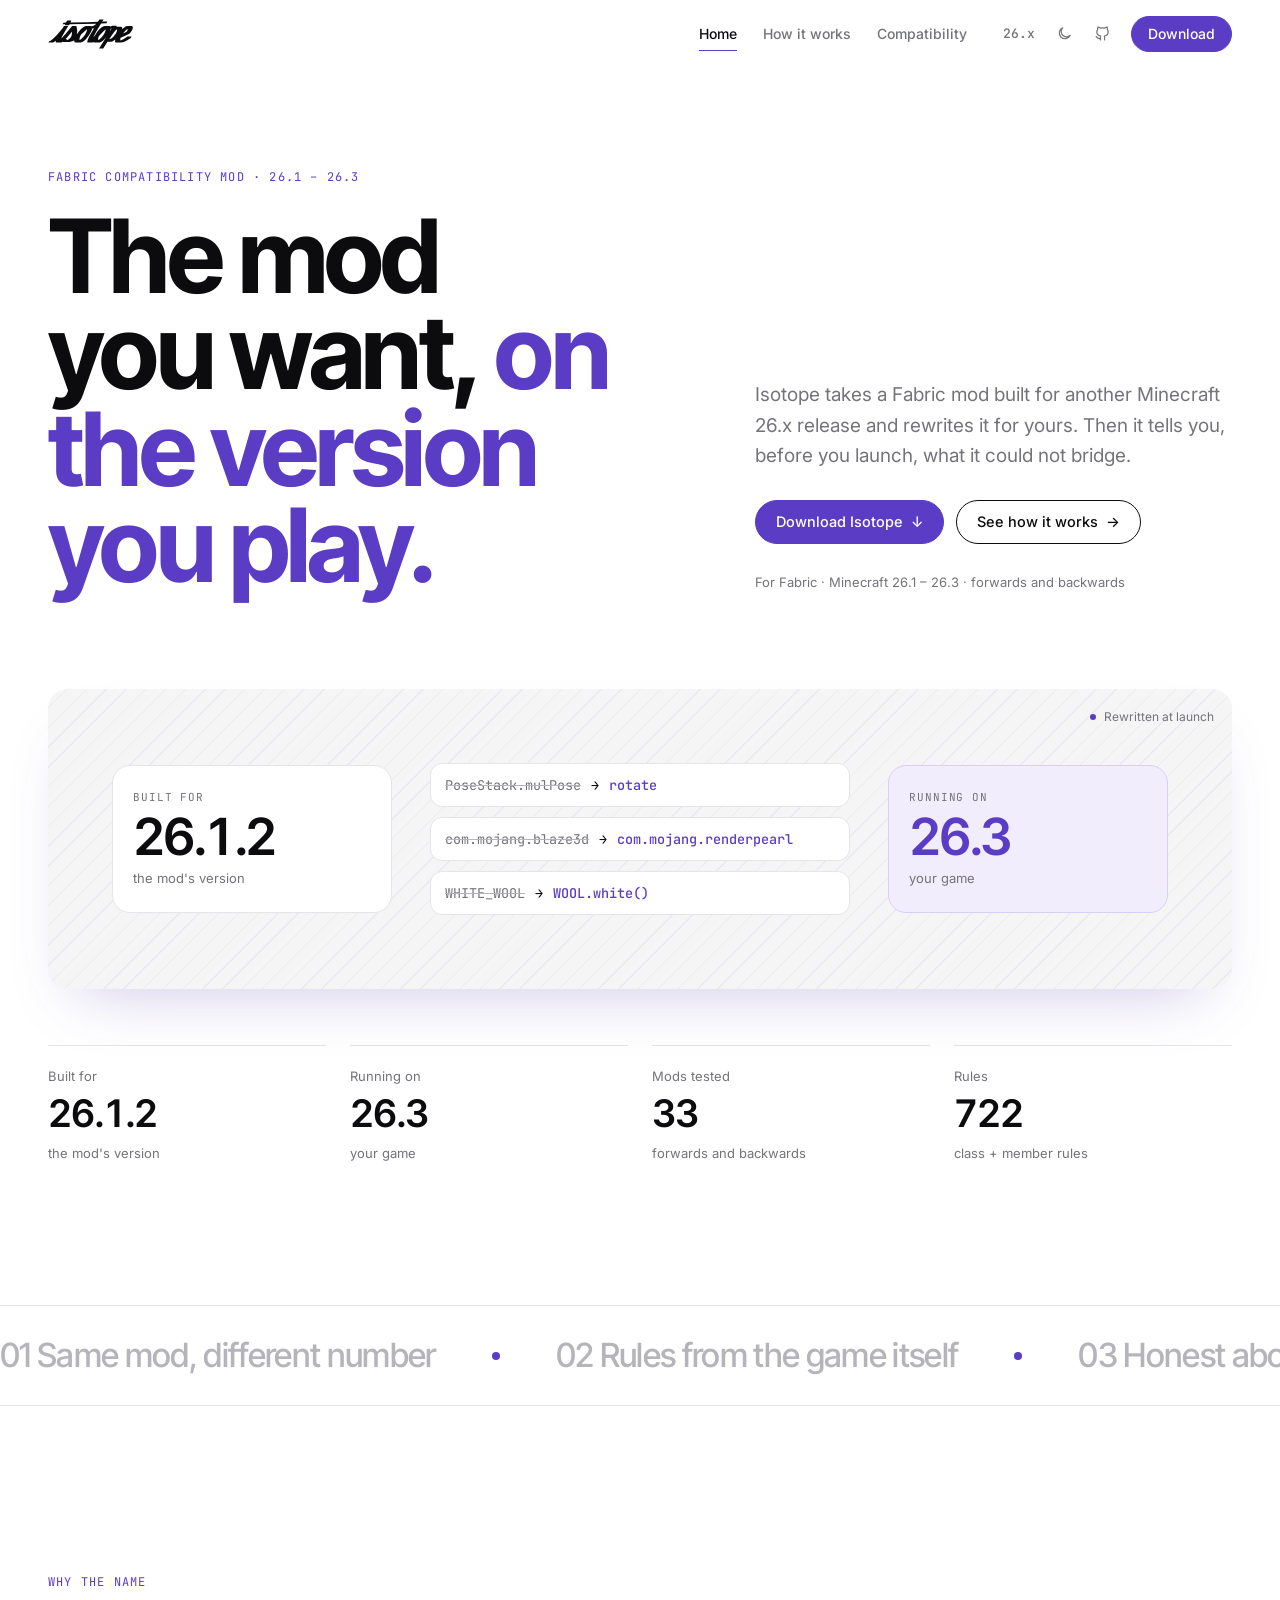
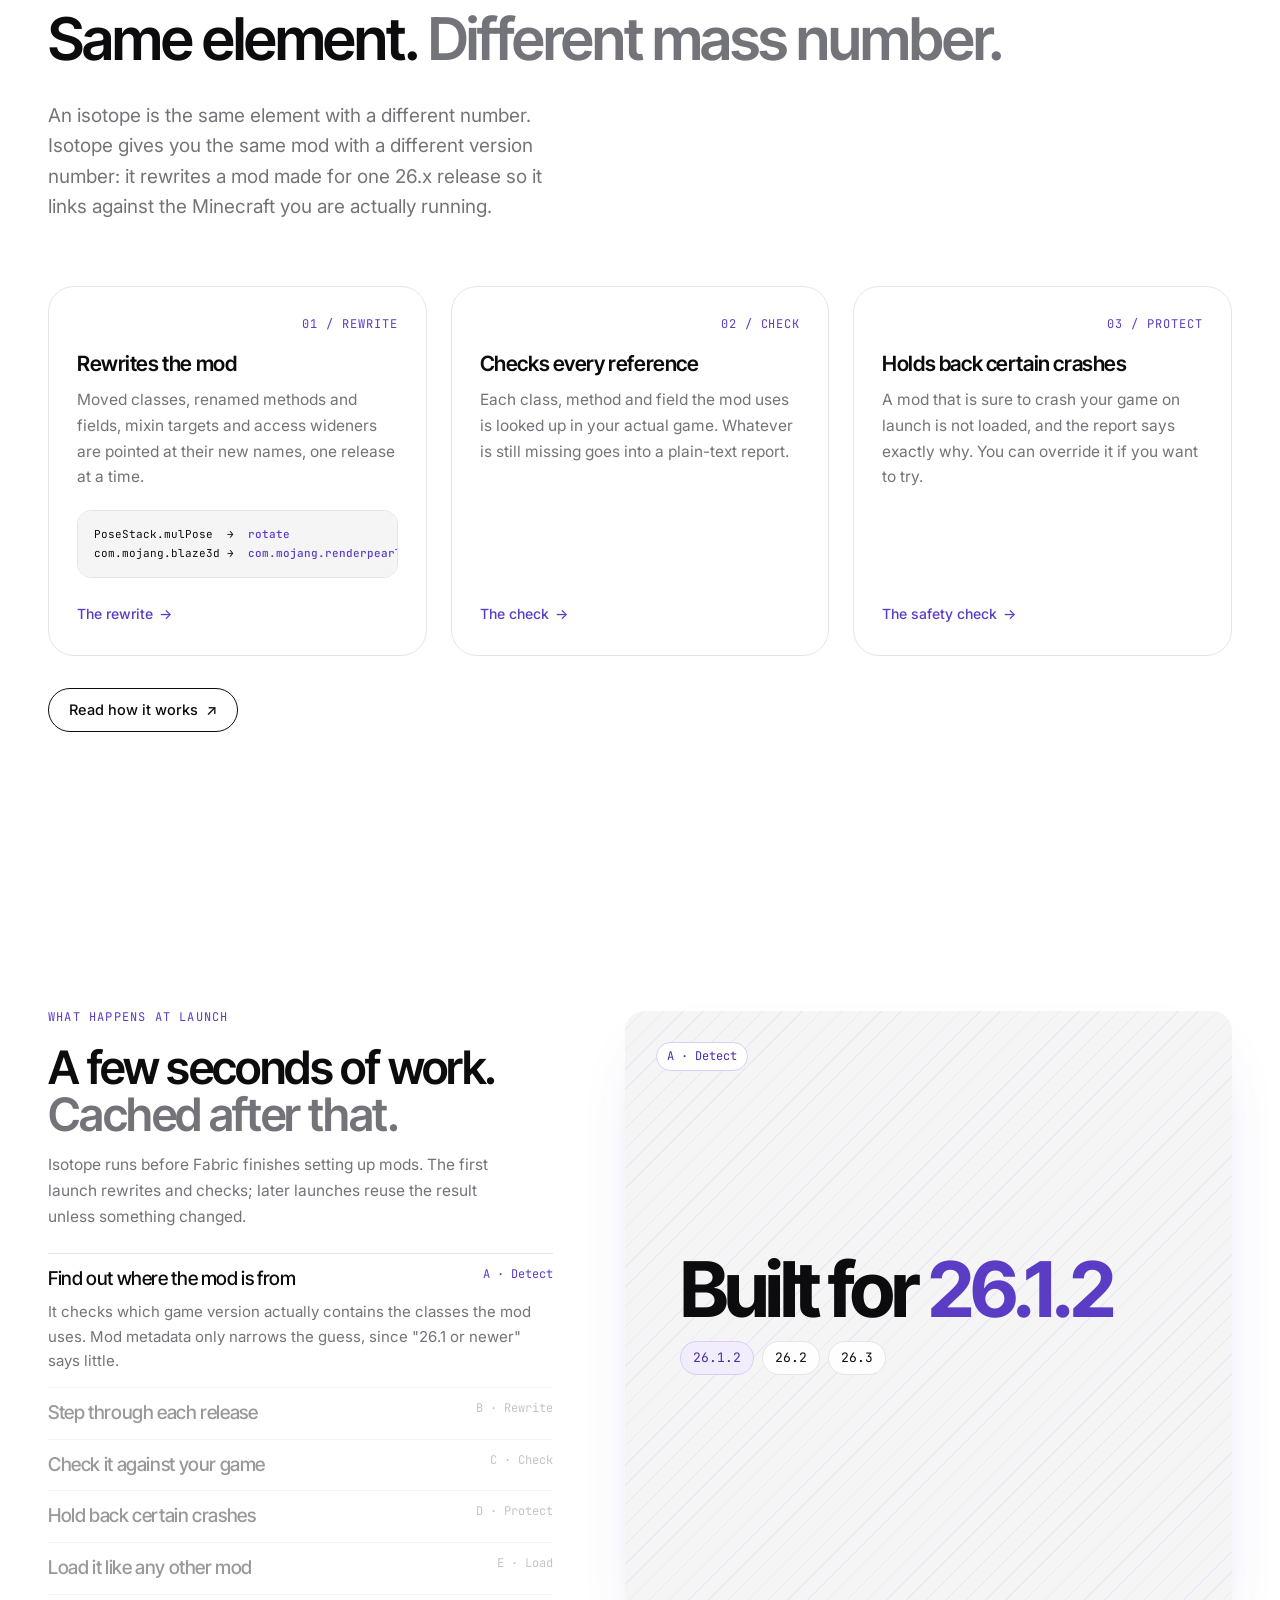
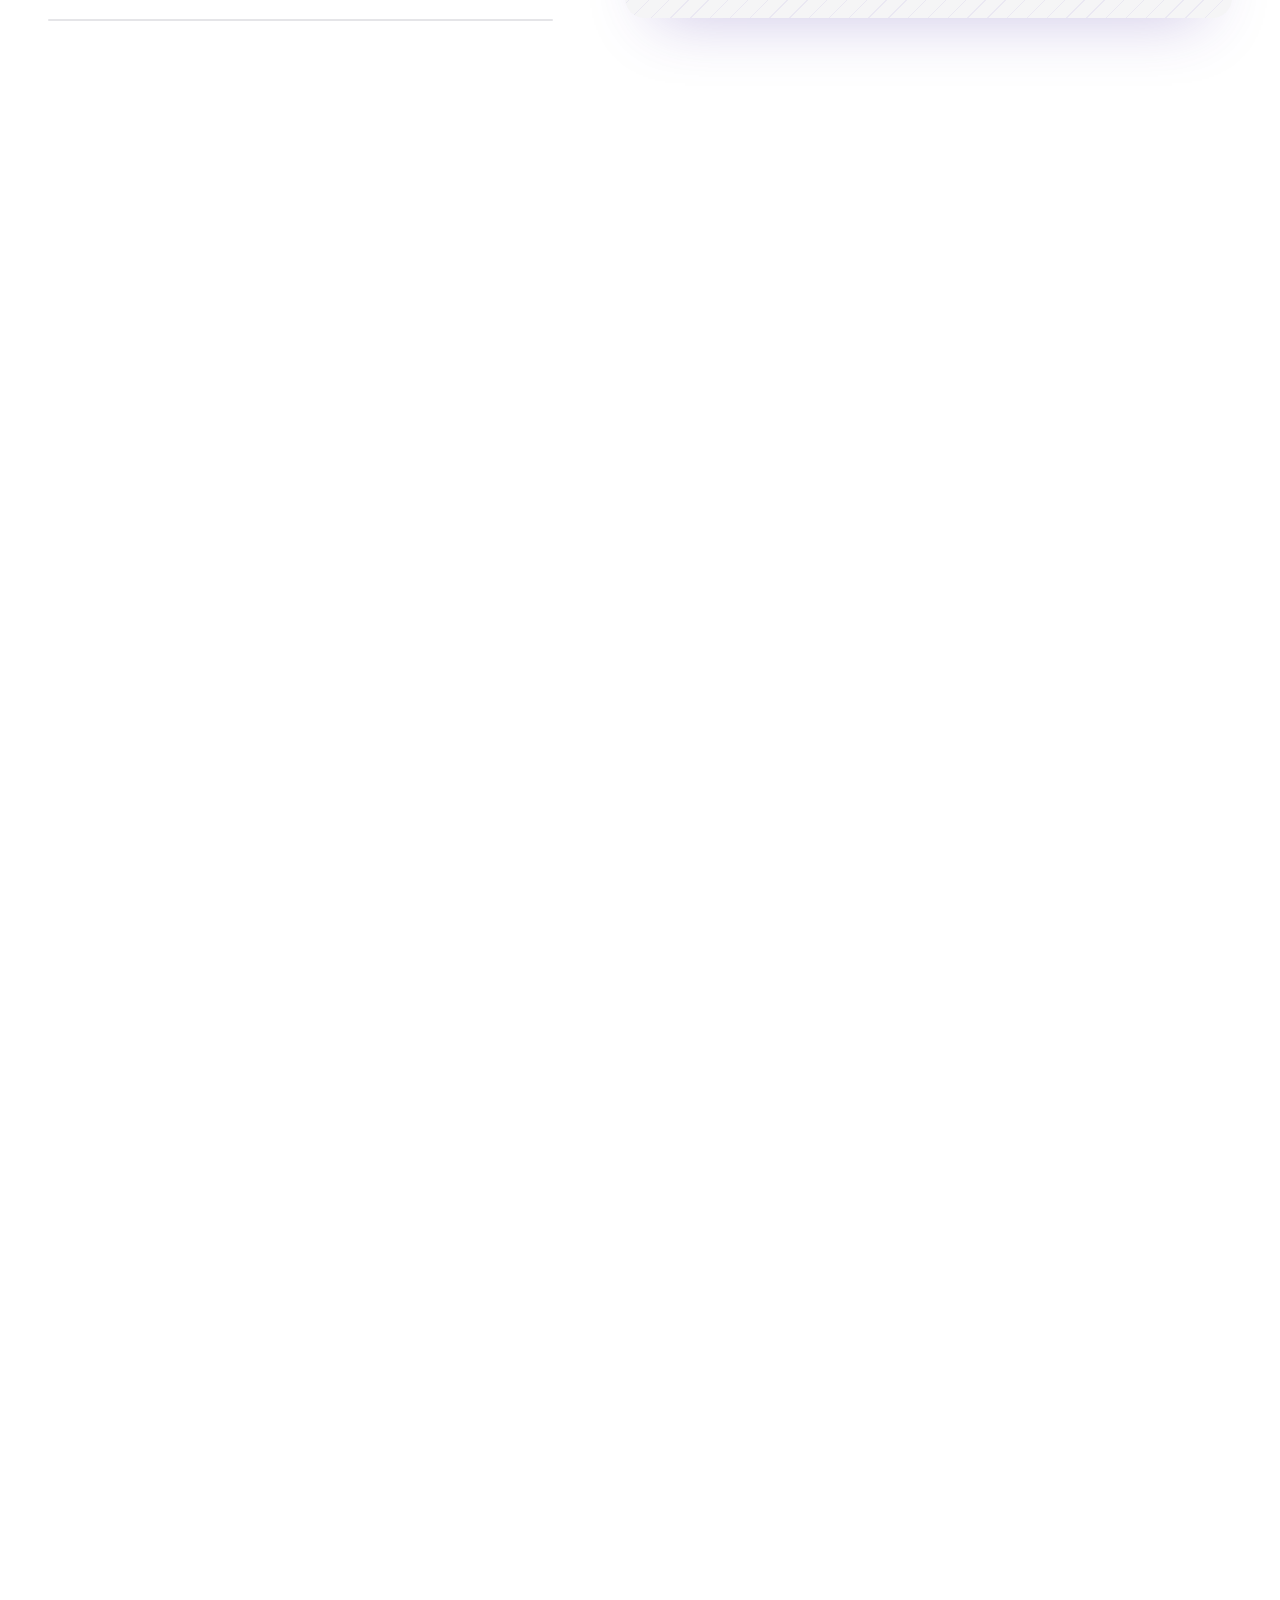
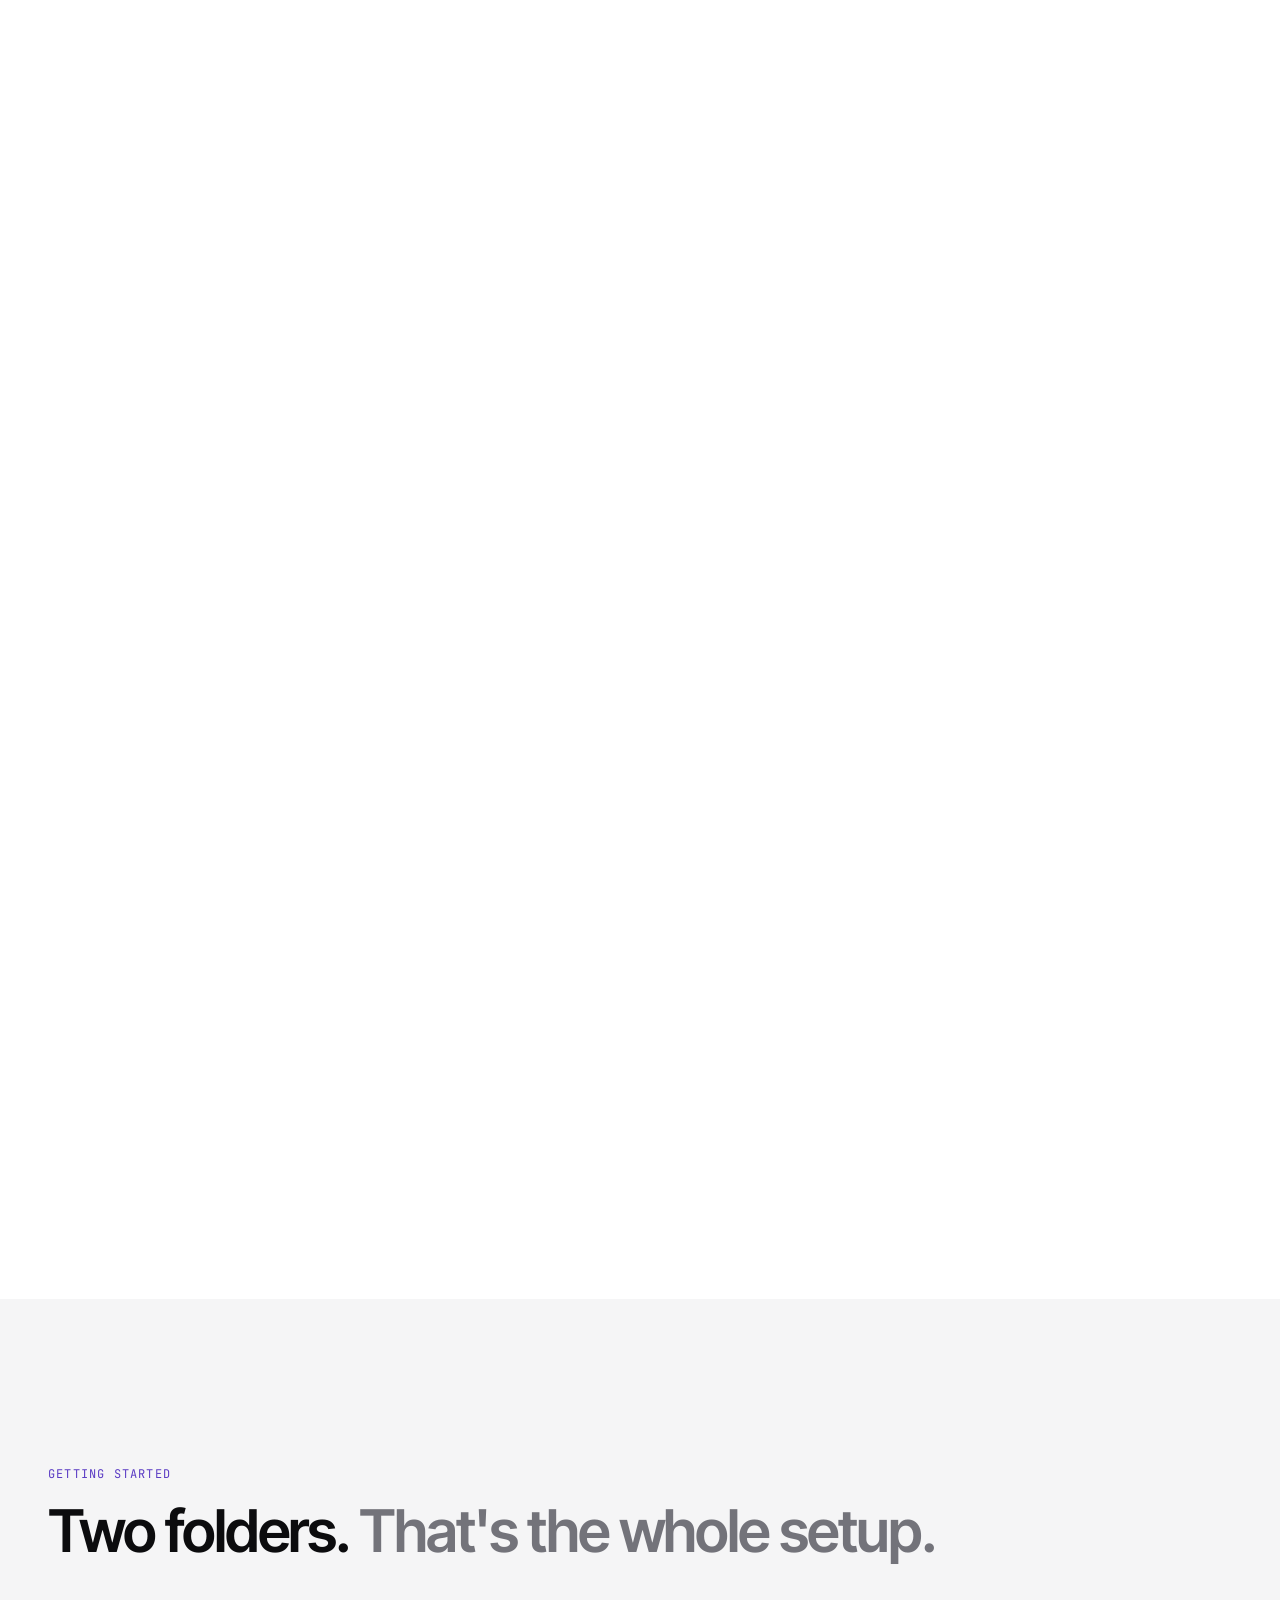
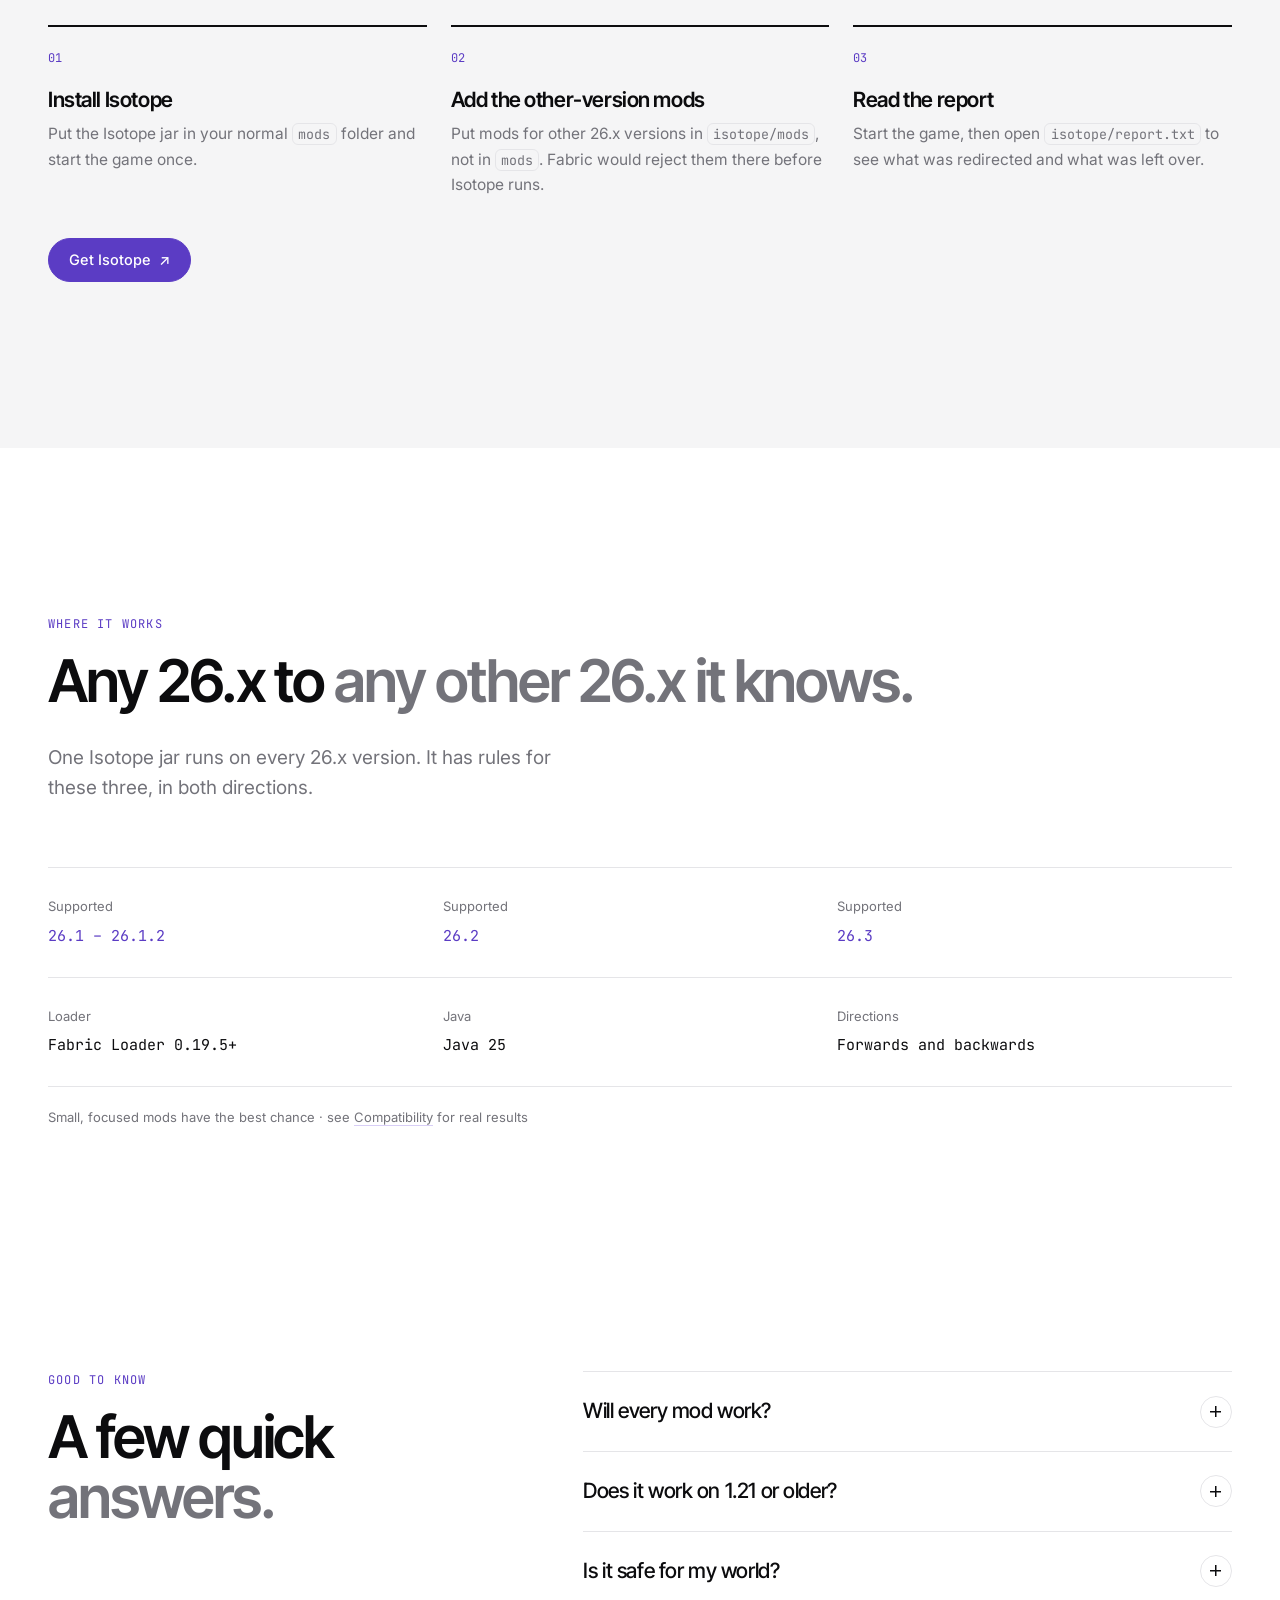
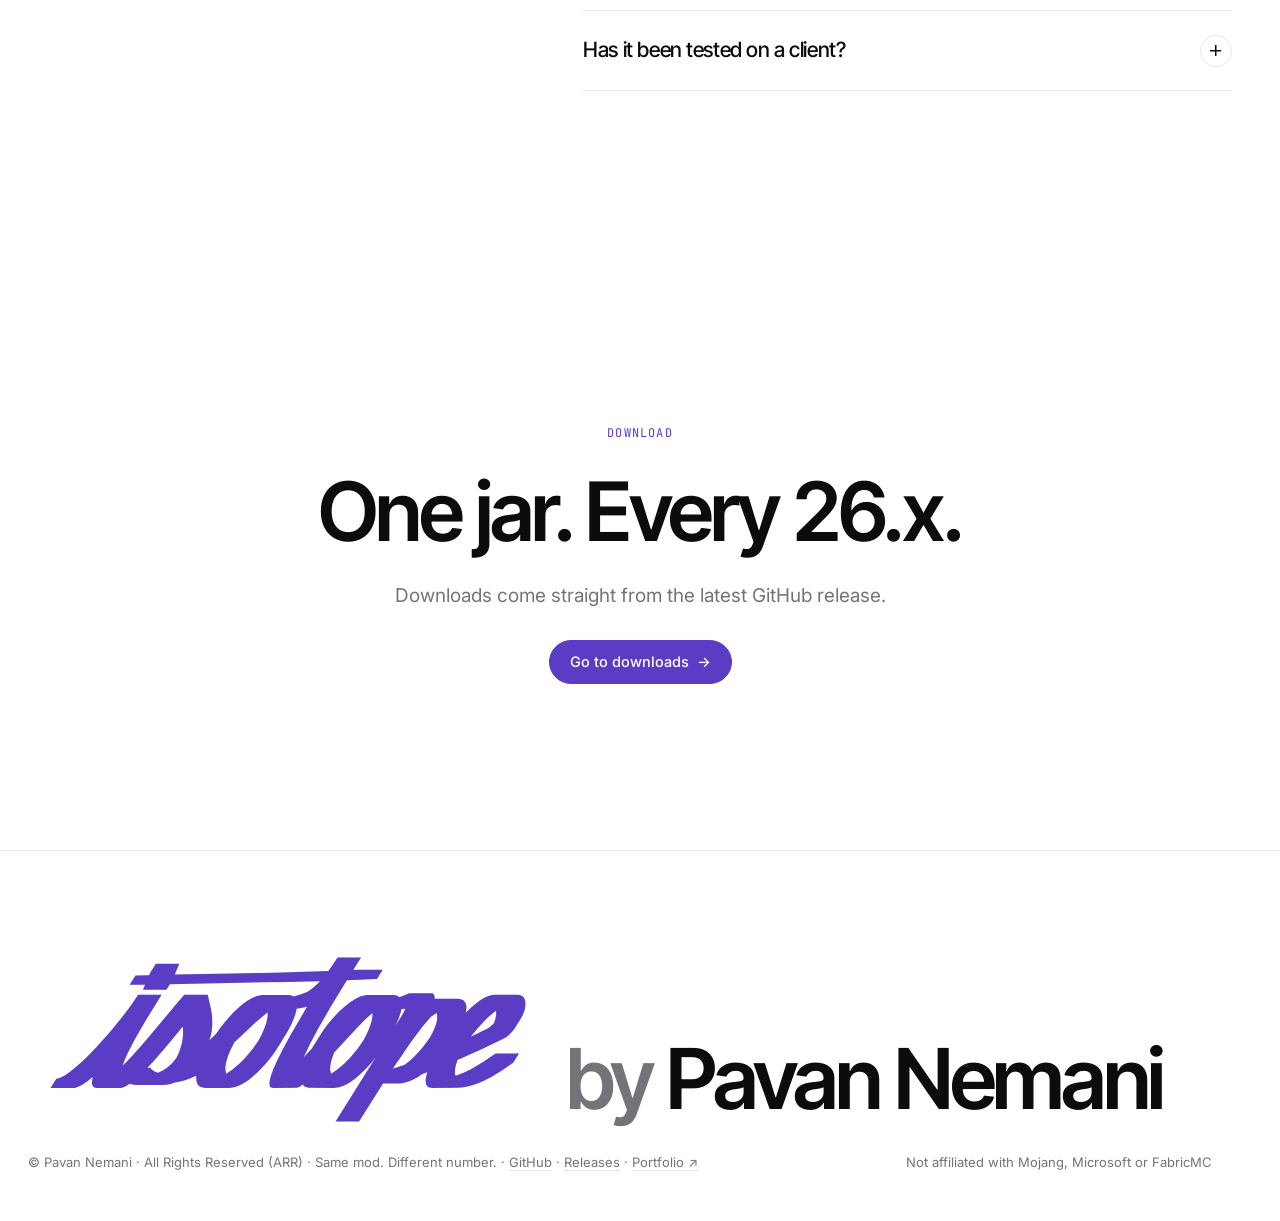
<file: index.html>
<!doctype html>
<html lang="en">
<head>
<meta charset="utf-8">
<meta name="viewport" content="width=device-width, initial-scale=1, viewport-fit=cover">
<title>Isotope</title>
<meta name="description" content="Isotope runs Fabric mods built for a different Minecraft 26.x version by rewriting them for the version you play.">
<meta name="theme-color" content="#FFFFFF" media="(prefers-color-scheme: light)">
<meta name="theme-color" content="#111111" media="(prefers-color-scheme: dark)">
<link rel="icon" href="favicon.svg" type="image/svg+xml">
<link rel="apple-touch-icon" href="apple-touch-icon.png">
<meta property="og:type" content="website">
<meta property="og:site_name" content="Isotope">
<meta property="og:title" content="Isotope: same mod, different number">
<meta property="og:description" content="Isotope runs Fabric mods built for a different Minecraft 26.x version by rewriting them for the version you play.">
<meta property="og:url" content="https://ophidianp.github.io/isotope/">
<meta property="og:image" content="https://ophidianp.github.io/isotope/og.png">
<meta property="og:image:width" content="1200">
<meta property="og:image:height" content="630">
<meta name="twitter:card" content="summary_large_image">
<script>try{var t=localStorage.getItem("iso-theme");if(t)document.documentElement.dataset.theme=t;if(!sessionStorage.getItem("iso-pre")&&!matchMedia("(prefers-reduced-motion: reduce)").matches){document.documentElement.classList.add("preload");sessionStorage.setItem("iso-pre","1")}}catch(e){}</script>
<link rel="preconnect" href="https://fonts.googleapis.com">
<link rel="preconnect" href="https://fonts.gstatic.com" crossorigin>
<link rel="stylesheet" href="https://fonts.googleapis.com/css2?family=Inter:wght@400;500;600&amp;family=Inter+Tight:wght@500;600;700&amp;family=JetBrains+Mono:wght@400;500&amp;display=swap">
<link rel="stylesheet" href="assets/site.css?v=8">
<script src="assets/site.js?v=1" defer></script>
</head>
<body>
<div class="pre" aria-hidden="true"><div class="pre-in">
  <span class="lgs"><svg class="ghost"><use href="#iso"/></svg><svg class="fillp"><use href="#iso"/></svg></span>
  <p>Same mod.<br>Different number.</p>
</div></div>
<svg width="0" height="0" style="position:absolute" aria-hidden="true">
  <symbol id="iso" viewBox="-0.6 -0.6 114.48 40.3"><path fill="currentColor" d="M23.74,3.70 L23.51,4.21 L20.27,4.30 L18.89,6.50 L22.56,6.50 L22.04,7.70 L27.64,7.70 L28.46,6.40 L64.28,5.64 L63.48,6.46 L62.68,7.17 L61.87,7.79 L61.20,8.22 L59.77,8.75 L57.95,9.30 L57.53,9.07 L56.88,8.92 L50.48,8.92 L49.19,9.20 L47.85,9.79 L46.94,10.33 L46.01,10.98 L45.09,11.72 L43.72,12.99 L42.83,13.92 L41.54,15.42 L40.33,17.00 L39.52,18.17 L37.88,19.74 L38.20,18.69 L38.45,17.45 L38.57,16.25 L38.58,14.82 L38.50,13.73 L38.31,12.44 L37.49,8.90 L31.89,8.90 L29.85,11.24 L24.58,17.61 L21.69,21.01 L19.24,23.73 L17.19,25.80 L17.65,24.54 L18.34,22.96 L20.18,19.40 L22.71,15.03 L26.49,8.90 L20.89,8.90 L19.22,11.38 L16.77,14.62 L13.97,18.00 L11.02,21.30 L9.33,23.05 L7.68,24.66 L6.12,26.07 L5.02,26.97 L3.68,27.94 L2.79,28.46 L2.02,28.79 L1.38,28.90 L0.00,31.10 L5.60,31.10 L6.01,31.05 L6.74,30.79 L7.60,30.33 L8.89,29.44 L10.07,28.49 L9.88,29.55 L9.90,30.21 L10.08,30.69 L10.45,31.00 L11.00,31.10 L16.60,31.10 L17.06,31.04 L17.58,30.87 L18.14,30.60 L18.93,30.10 L19.81,30.33 L20.69,30.42 L26.75,30.43 L27.69,30.35 L28.66,30.15 L29.70,29.80 L30.93,29.56 L32.10,29.25 L33.55,28.74 L34.74,28.22 L34.77,29.36 L34.94,29.95 L35.07,30.21 L35.44,30.63 L35.68,30.80 L36.27,31.02 L37.00,31.10 L42.60,31.10 L43.43,31.02 L44.30,30.80 L45.64,30.21 L46.55,29.67 L47.48,29.02 L49.32,27.45 L51.10,25.59 L52.37,24.06 L53.55,22.46 L54.61,20.83 L56.62,17.54 L57.45,15.94 L58.09,14.41 L58.41,13.45 L58.70,12.19 L59.75,12.06 L61.18,11.76 L57.11,18.74 L55.35,22.00 L54.15,24.38 L53.19,26.50 L52.53,28.30 L52.21,29.70 L52.23,30.46 L52.37,30.81 L52.48,30.94 L52.80,31.08 L53.00,31.10 L58.77,31.08 L59.42,30.81 L60.15,30.31 L60.44,30.63 L60.68,30.80 L61.27,31.02 L61.61,31.08 L67.60,31.10 L68.01,31.08 L68.86,30.93 L69.74,30.63 L70.64,30.21 L71.55,29.67 L72.94,28.66 L73.86,27.87 L75.22,26.55 L76.53,25.09 L77.57,23.79 L67.99,39.10 L73.59,39.10 L79.31,30.05 L83.20,30.05 L83.87,29.98 L84.59,29.83 L85.61,29.50 L86.41,29.15 L87.54,28.54 L88.69,27.77 L89.85,27.35 L89.52,28.66 L89.46,29.36 L89.51,29.95 L89.68,30.44 L89.82,30.63 L90.18,30.93 L90.42,31.02 L91.00,31.10 L97.04,31.09 L98.14,31.00 L99.49,30.76 L101.35,30.23 L103.28,29.43 L105.32,28.38 L107.47,27.08 L110.35,25.10 L111.73,22.90 L106.13,22.90 L103.25,24.88 L100.58,26.47 L99.06,27.23 L97.60,27.85 L96.64,28.19 L96.56,28.01 L96.45,27.47 L96.50,26.46 L96.67,25.67 L97.07,24.45 L103.08,21.76 L108.61,19.10 L109.34,18.51 L110.14,17.67 L110.68,16.94 L112.29,14.36 L112.77,13.39 L113.10,12.43 L113.28,11.34 L113.22,10.37 L113.09,9.95 L112.90,9.60 L112.65,9.30 L112.33,9.09 L111.95,8.95 L111.49,8.90 L105.89,8.90 L105.53,8.92 L104.77,9.07 L103.56,9.56 L102.29,10.33 L100.53,11.72 L99.07,13.12 L99.21,12.07 L99.20,11.62 L99.06,11.03 L98.70,10.44 L98.45,10.22 L98.00,9.99 L97.65,9.89 L97.06,9.84 L91.59,9.84 L91.62,9.47 L91.55,9.14 L91.40,8.84 L91.14,8.50 L85.54,8.50 L84.30,9.08 L83.17,9.48 L82.81,9.20 L82.53,9.07 L81.88,8.92 L75.48,8.92 L74.19,9.20 L73.30,9.56 L72.40,10.05 L71.48,10.64 L70.09,11.72 L68.72,12.99 L67.39,14.41 L66.12,15.94 L64.94,17.54 L62.28,21.75 L60.38,23.80 L62.00,20.41 L64.08,16.54 L66.88,11.70 L70.68,5.44 L77.87,5.10 L79.24,2.90 L73.64,2.90 L72.20,2.98 L74.06,0.00 L68.46,0.00 L67.37,1.67 L66.26,3.24 L52.98,3.62 L29.63,4.08 L30.72,1.50 L25.12,1.50ZM24.68,24.61 L27.57,21.28 L31.57,16.46 L31.62,17.58 L31.57,18.75 L31.42,19.95 L31.22,20.89 L30.82,22.17 L30.42,23.16 L30.05,23.92 L29.50,24.64 L28.68,25.53 L27.79,26.28 L26.86,26.91 L25.70,27.51 L25.02,27.28 L24.45,26.97 L24.07,26.66 L23.80,26.30 L23.11,26.30ZM41.71,26.08 L41.93,24.81 L42.37,23.39 L43.02,21.86 L43.83,20.29 L48.68,15.70 L51.77,13.04 L51.78,13.92 L51.66,14.75 L51.44,15.65 L50.92,17.11 L50.22,18.67 L49.50,20.00 L48.14,21.86 L46.44,23.88 L45.09,25.25 L43.25,26.82 L41.91,27.73 L41.70,26.82ZM81.62,26.51 L86.10,19.97 L88.84,16.33 L90.74,14.10 L92.08,13.21 L92.22,13.82 L92.19,14.79 L92.01,15.67 L91.66,16.69 L91.15,17.85 L90.51,19.05 L88.78,21.39 L87.84,22.49 L86.60,23.77 L85.68,24.61 L84.48,25.56ZM66.71,26.08 L66.83,25.25 L67.05,24.35 L67.66,22.68 L73.30,16.57 L75.11,14.75 L76.79,13.21 L76.78,13.92 L76.66,14.75 L76.44,15.65 L75.92,17.11 L75.22,18.67 L74.50,20.00 L73.14,21.86 L71.44,23.88 L70.09,25.25 L68.25,26.82 L66.91,27.73 L66.70,26.82ZM83.54,12.99 L83.69,12.25 L84.58,12.22 L84.39,12.74 L84.05,13.40 L82.32,16.21 L83.09,14.41ZM102.10,16.61 L103.42,15.19 L104.31,14.33 L105.19,13.54 L106.26,12.71 L106.30,13.54 L106.12,14.63 L105.77,15.64 L105.46,15.99 L104.38,16.90 L100.22,18.92Z"/></symbol>
</svg>

<header class="hdr" id="hdr">
  <div class="wrap">
    <a class="logo lgs" href="index.html" aria-label="Isotope, home"><svg class="base" aria-hidden="true"><use href="#iso"/></svg><svg class="fillp" aria-hidden="true"><use href="#iso"/></svg></a>
    <nav class="nav" aria-label="Main">
      <a href="index.html" class="on" aria-current="page">Home</a>
      <a href="how-it-works.html">How it works</a>
      <a href="compatibility.html">Compatibility</a>
    </nav>
    <div class="tools">
      <span class="kbd">26.x</span>
      <button class="ib" id="theme" type="button" aria-label="Switch light or dark mode">
        <svg class="moon" viewBox="0 0 24 24" fill="none" stroke="currentColor" stroke-width="1.7" stroke-linecap="round" stroke-linejoin="round"><path d="M20 14.5A8 8 0 1 1 9.5 4a6.5 6.5 0 0 0 10.5 10.5z"/></svg>
        <svg class="sun" viewBox="0 0 24 24" fill="none" stroke="currentColor" stroke-width="1.7" stroke-linecap="round"><circle cx="12" cy="12" r="4"/><path d="M12 2v2M12 20v2M4.9 4.9l1.4 1.4M17.7 17.7l1.4 1.4M2 12h2M20 12h2M4.9 19.1l1.4-1.4M17.7 6.3l1.4-1.4"/></svg>
      </button>
      <a class="ib gh" href="https://github.com/ophidianp/isotope" aria-label="Isotope on GitHub"><svg viewBox="0 0 24 24" fill="none" stroke="currentColor" stroke-width="1.7" stroke-linecap="round" stroke-linejoin="round"><path d="M9 19c-4 1.3-4-2-6-2.5m12 4.5v-3.5c0-1 .1-1.4-.5-2 2.8-.3 5.5-1.4 5.5-6a4.6 4.6 0 0 0-1.3-3.2 4.2 4.2 0 0 0-.1-3.2s-1.1-.3-3.5 1.3a12 12 0 0 0-6.2 0C6.5 2.8 5.4 3.1 5.4 3.1a4.2 4.2 0 0 0-.1 3.2A4.6 4.6 0 0 0 4 9.5c0 4.6 2.7 5.7 5.5 6-.6.6-.6 1.2-.5 2V21"/></svg></a>
      <a class="pill sm ac" href="downloads.html">Download</a>
      <button class="ib menu" id="menu" type="button" aria-label="Open menu" aria-expanded="false" aria-controls="mnav">
        <svg class="bars" viewBox="0 0 24 24" fill="none" stroke="currentColor" stroke-width="1.7" stroke-linecap="round"><path d="M4 8h16M4 16h16"/></svg>
        <svg class="x" viewBox="0 0 24 24" fill="none" stroke="currentColor" stroke-width="1.7" stroke-linecap="round"><path d="M6 6l12 12M18 6L6 18"/></svg>
      </button>
    </div>
  </div>
  <nav class="mnav" id="mnav" aria-label="Main, mobile">
    <a href="index.html" class="on" aria-current="page">Home</a>
    <a href="how-it-works.html">How it works</a>
    <a href="compatibility.html">Compatibility</a>
    <a href="downloads.html">Download</a>
  </nav>
</header>

<main>
  <section class="hero" id="top">
    <div class="wrap">
      <div class="hero-grid">
        <div>
          <div class="eyebrow in">Fabric compatibility mod · 26.1 – 26.3</div>
          <h1 class="in d1" style="margin-top:22px">The mod you want, <em>on the version you play.</em></h1>
        </div>
        <div class="hero-side">
          <p class="lede in d2">Isotope takes a Fabric mod built for another Minecraft 26.x release and rewrites it for yours. Then it tells you, before you launch, what it could not bridge.</p>
          <div class="cta in d3"><a class="pill ac" href="downloads.html">Download Isotope <span class="ar dn">↓</span></a><a class="pill" href="how-it-works.html">See how it works <span class="ar">→</span></a></div>
          <p class="fine in d3">For Fabric · Minecraft 26.1 – 26.3 · forwards and backwards</p>
        </div>
      </div>
      <div class="ph stage zoom" aria-label="A mod built for 26.1.2, rewritten to run on 26.3">
        <span class="hint"><i></i>Rewritten at launch</span>
        <div class="jar"><small>Built for</small><b>26.1.2</b><span class="fine">the mod's version</span></div>
        <div class="lines" aria-hidden="true">
          <div><s>PoseStack.mulPose</s><span>→</span><b>rotate</b></div>
          <div><s>com.mojang.blaze3d</s><span>→</span><b>com.mojang.renderpearl</b></div>
          <div><s>WHITE_WOOL</s><span>→</span><b>WOOL.white()</b></div>
        </div>
        <div class="jar to"><small>Running on</small><b>26.3</b><span class="fine">your game</span></div>
      </div>
      <div class="ticks">
        <div class="rv"><span class="k">Built for</span><b>26.1.2</b><span>the mod's version</span></div>
        <div class="rv d1"><span class="k">Running on</span><b>26.3</b><span>your game</span></div>
        <div class="rv d2"><span class="k">Mods tested</span><b>33</b><span>forwards and backwards</span></div>
        <div class="rv d3"><span class="k">Rules</span><b>722</b><span>class + member rules</span></div>
      </div>
    </div>
    <div class="marq" aria-label="Same mod, different number. Rules from the game itself. Honest about what breaks."><div class="track" aria-hidden="true">
      <span>01 Same mod, different number</span><span>02 Rules from the game itself</span><span>03 Honest about what breaks</span><span>26.1 – 26.3</span><span>Forwards and backwards</span>
      <span>01 Same mod, different number</span><span>02 Rules from the game itself</span><span>03 Honest about what breaks</span><span>26.1 – 26.3</span><span>Forwards and backwards</span>
    </div></div>
  </section>

  <section class="blk" id="name">
    <div class="wrap">
      <div class="blk-head">
        <div><div class="eyebrow rv">Why the name</div><h2 class="rv d1">Same element. <em>Different mass number.</em></h2></div>
        <p class="lede rv d2">An isotope is the same element with a different number. Isotope gives you the same mod with a different version number: it rewrites a mod made for one 26.x release so it links against the Minecraft you are actually running.</p>
      </div>
      <div class="cards">
        <article class="card rv"><div class="num">01 / Rewrite</div><h3>Rewrites the mod</h3><p>Moved classes, renamed methods and fields, mixin targets and access wideners are pointed at their new names, one release at a time.</p><pre>PoseStack.mulPose  →  <b>rotate</b>
com.mojang.blaze3d →  <b>com.mojang.renderpearl</b></pre><a class="more" href="how-it-works.html#rewrite">The rewrite <span class="ar">→</span></a></article>
        <article class="card rv d1"><div class="num">02 / Check</div><h3>Checks every reference</h3><p>Each class, method and field the mod uses is looked up in your actual game. Whatever is still missing goes into a plain-text report.</p><a class="more" href="how-it-works.html#check">The check <span class="ar">→</span></a></article>
        <article class="card rv d2"><div class="num">03 / Protect</div><h3>Holds back certain crashes</h3><p>A mod that is sure to crash your game on launch is not loaded, and the report says exactly why. You can override it if you want to try.</p><a class="more" href="how-it-works.html#protect">The safety check <span class="ar">→</span></a></article>
      </div>
      <p class="rv" style="margin-top:32px"><a class="pill" href="how-it-works.html">Read how it works <span class="ar">↗</span></a></p>
    </div>
  </section>

  <section class="tear" id="launch">
    <div class="pin"><div class="wrap grid">
      <div>
        <div class="eyebrow">What happens at launch</div>
        <h2 style="margin-top:18px">A few seconds of work. <em>Cached after that.</em></h2>
        <p class="sub">Isotope runs before Fabric finishes setting up mods. The first launch rewrites and checks; later launches reuse the result unless something changed.</p>
        <ol class="steps" id="steps">
          <li class="on" data-label="A · Detect"><div class="t">Find out where the mod is from <small>A · Detect</small></div><p>It checks which game version actually contains the classes the mod uses. Mod metadata only narrows the guess, since "26.1 or newer" says little.</p></li>
          <li data-label="B · Rewrite"><div class="t">Step through each release <small>B · Rewrite</small></div><p>A 26.1.2 mod on 26.3 goes through 26.2 first. Each step has its own table of moves and renames, worked out from Mojang's jars.</p></li>
          <li data-label="C · Check"><div class="t">Check it against your game <small>C · Check</small></div><p>Every reference is resolved the way Java would resolve it. Anything missing is listed with the classes that use it.</p></li>
          <li data-label="D · Protect"><div class="t">Hold back certain crashes <small>D · Protect</small></div><p>If a class can no longer load, or the mod's initializer needs something that is gone, the mod stays out and the report says why.</p></li>
          <li data-label="E · Load"><div class="t">Load it like any other mod <small>E · Load</small></div><p>The rewritten copy is registered with Fabric as a normal mod. Your original jar is never touched.</p></li>
        </ol>
        <div class="bar"><i id="bar"></i></div>
      </div>
      <div class="ph tstage" id="tstage" aria-hidden="true">
        <span class="lbl" id="tlbl">A · Detect</span>
        <div class="layer on"><div class="big">Built for <b>26.1.2</b></div><div class="chips"><span class="on">26.1.2</span><span>26.2</span><span>26.3</span></div></div>
        <div class="layer"><div class="chips"><span>26.1.2</span><span>→</span><span>26.2</span><span>→</span><span class="on">26.3</span></div><div class="term">PoseStack.mulPose  →  <b>rotate</b>
com.mojang.blaze3d →  <b>com.mojang.renderpearl</b>
WHITE_WOOL         →  <b>WOOL.white()</b></div></div>
        <div class="layer"><div class="term">== carved_wood
   built for Minecraft 26.1.2, running on 26.3
   <span class="ok">33 references redirected</span>, 7 of 100 classes rewritten

   <span class="warn">fails at startup - reached from the
   mod's initializer (1)</span></div></div>
        <div class="layer"><div class="big">Held <b>back.</b></div><div class="term">load-mods-with-fatal-problems=<b>false</b></div></div>
        <div class="layer"><div class="big">Loaded<b>.</b></div><div class="chips"><span class="on">Registered with Fabric</span><span>Original jar untouched</span></div></div>
      </div>
    </div></div>
  </section>

  <section class="blk alt" id="start">
    <div class="wrap">
      <div class="blk-head">
        <div><div class="eyebrow rv">Getting started</div><h2 class="rv d1">Two folders. <em>That's the whole setup.</em></h2></div>
      </div>
      <ol class="how">
        <li class="rv"><h3>Install Isotope</h3><p>Put the Isotope jar in your normal <code>mods</code> folder and start the game once.</p></li>
        <li class="rv d1"><h3>Add the other-version mods</h3><p>Put mods for other 26.x versions in <code>isotope/mods</code>, not in <code>mods</code>. Fabric would reject them there before Isotope runs.</p></li>
        <li class="rv d2"><h3>Read the report</h3><p>Start the game, then open <code>isotope/report.txt</code> to see what was redirected and what was left over.</p></li>
      </ol>
      <p class="rv" style="margin-top:40px"><a class="pill ac" href="downloads.html">Get Isotope <span class="ar">↗</span></a></p>
    </div>
  </section>

  <section class="blk" id="where">
    <div class="wrap">
      <div class="blk-head">
        <div><div class="eyebrow rv">Where it works</div><h2 class="rv d1">Any 26.x to <em>any other 26.x it knows.</em></h2></div>
        <p class="lede rv d2">One Isotope jar runs on every 26.x version. It has rules for these three, in both directions.</p>
      </div>
      <dl class="specgrid rv">
        <div><dt>Supported</dt><dd class="on">26.1 – 26.1.2</dd></div><div><dt>Supported</dt><dd class="on">26.2</dd></div><div><dt>Supported</dt><dd class="on">26.3</dd></div>
        <div><dt>Loader</dt><dd>Fabric Loader 0.19.5+</dd></div><div><dt>Java</dt><dd>Java 25</dd></div><div><dt>Directions</dt><dd>Forwards and backwards</dd></div>
      </dl>
      <p class="fine rv" style="margin-top:20px">Small, focused mods have the best chance · see <a href="compatibility.html">Compatibility</a> for real results</p>
    </div>
  </section>

  <section class="blk tight" id="faq">
    <div class="wrap split">
      <div class="blk-head">
        <div><div class="eyebrow rv">Good to know</div><h2 class="rv d1">A few quick <em>answers.</em></h2></div>
      </div>
      <div class="faq rv">
        <details><summary>Will every mod work?</summary><p>No. Many changes between releases are redesigns, not renames. 26.3 rewrote world generation and loot, for example, and no rename can bridge that. Isotope reports those and holds back mods that are certain to crash. In our test of real 26.1.x mods, 7 now load (counting the owo-lib library), 3 are being fixed, and 3 are held back.</p></details>
        <details><summary>Does it work on 1.21 or older?</summary><p>No. Before 26.1, Minecraft was obfuscated and mods used a different toolchain, so it is out of scope. For older versions, look at Retromod.</p></details>
        <details><summary>Is it safe for my world?</summary><p>Isotope never edits your original jars, and it keeps out mods it knows will crash. A loaded mod can still misbehave where the game changed underneath it, so back up worlds you care about before trying a rewritten mod.</p></details>
        <details><summary>Has it been tested on a client?</summary><p>Not yet. It has been tested on a 26.3 dedicated server. Client-only parts of rewritten mods (rendering, screens) are rewritten and checked the same way, but have not been run in a real client.</p></details>
      </div>
    </div>
  </section>

  <section class="blk">
    <div class="wrap close">
      <div class="eyebrow rv">Download</div>
      <h2 class="rv d1">One jar. Every 26.x.</h2>
      <p class="lede rv d2">Downloads come straight from the latest GitHub release.</p>
      <div class="cta rv d3" style="justify-content:center"><a class="pill ac" href="downloads.html">Go to downloads <span class="ar">→</span></a></div>
    </div>
  </section>
</main>

<footer><div class="wrap foot-logo"><span class="lgs" role="img" aria-label="Isotope"><svg class="ghost"><use href="#iso"/></svg><svg class="fillp"><use href="#iso"/></svg></span><p class="foot-by">by <a href="https://ophidianp.github.io/">Pavan Nemani</a></p></div><div class="wrap fine"><span>&copy; Pavan Nemani · All Rights Reserved (ARR) · Same mod. Different number. · <a href="https://github.com/ophidianp/isotope">GitHub</a> · <a href="https://github.com/ophidianp/isotope/releases">Releases</a> · <a href="https://ophidianp.github.io/">Portfolio ↗</a></span><span>Not affiliated with Mojang, Microsoft or FabricMC</span></div></footer>
</body>
</html>
</file>
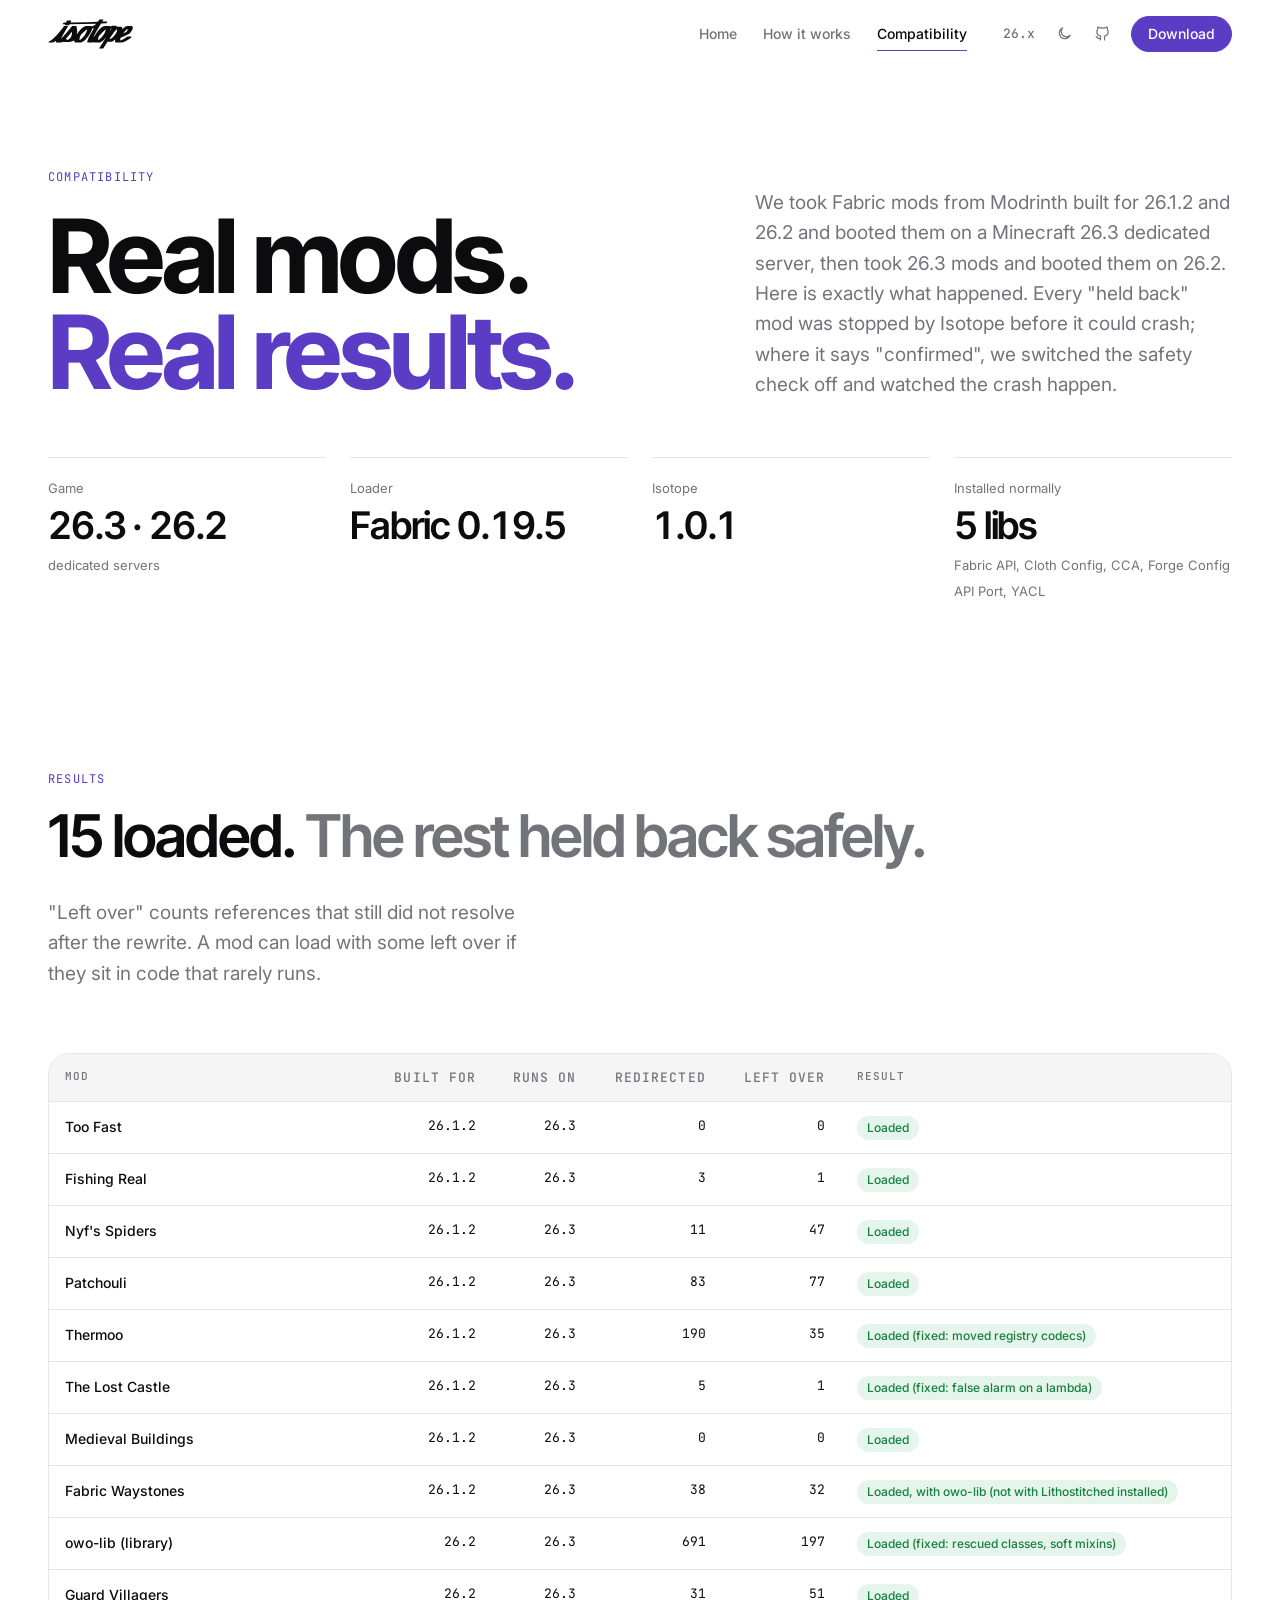
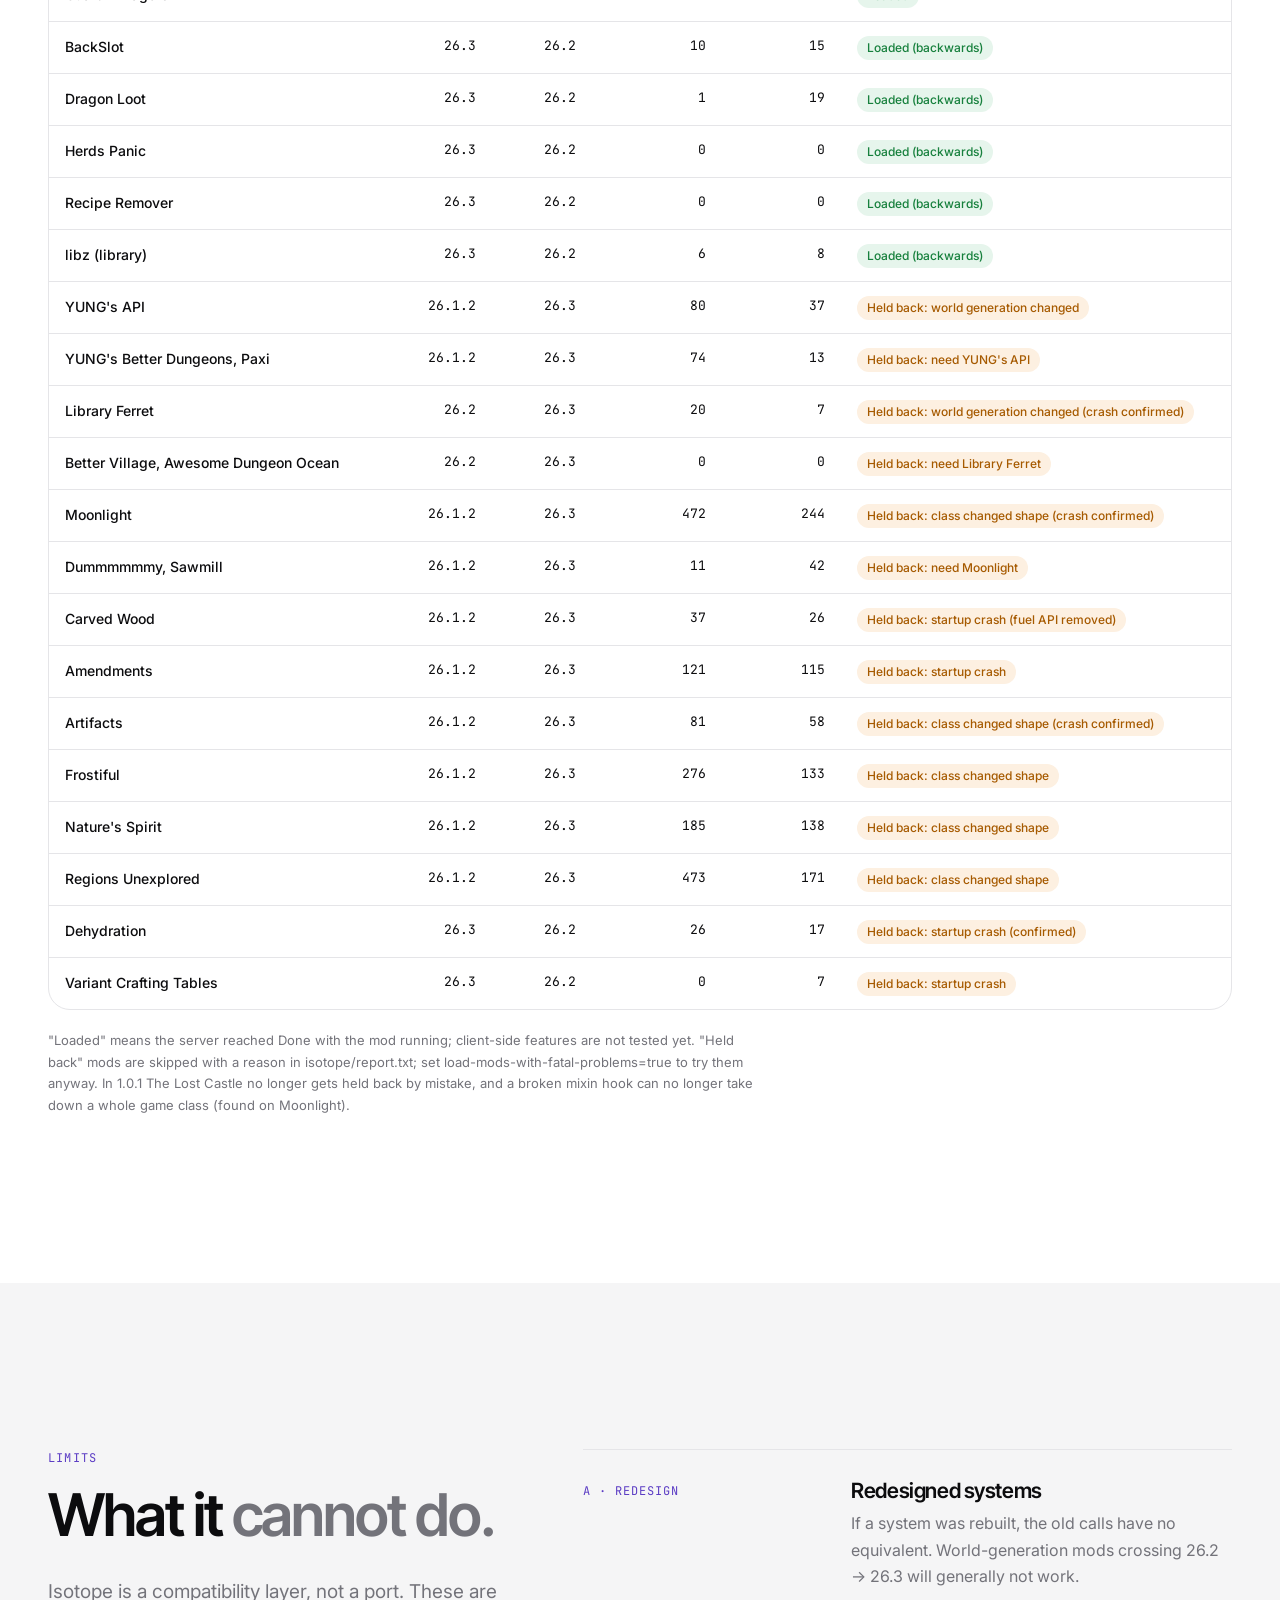
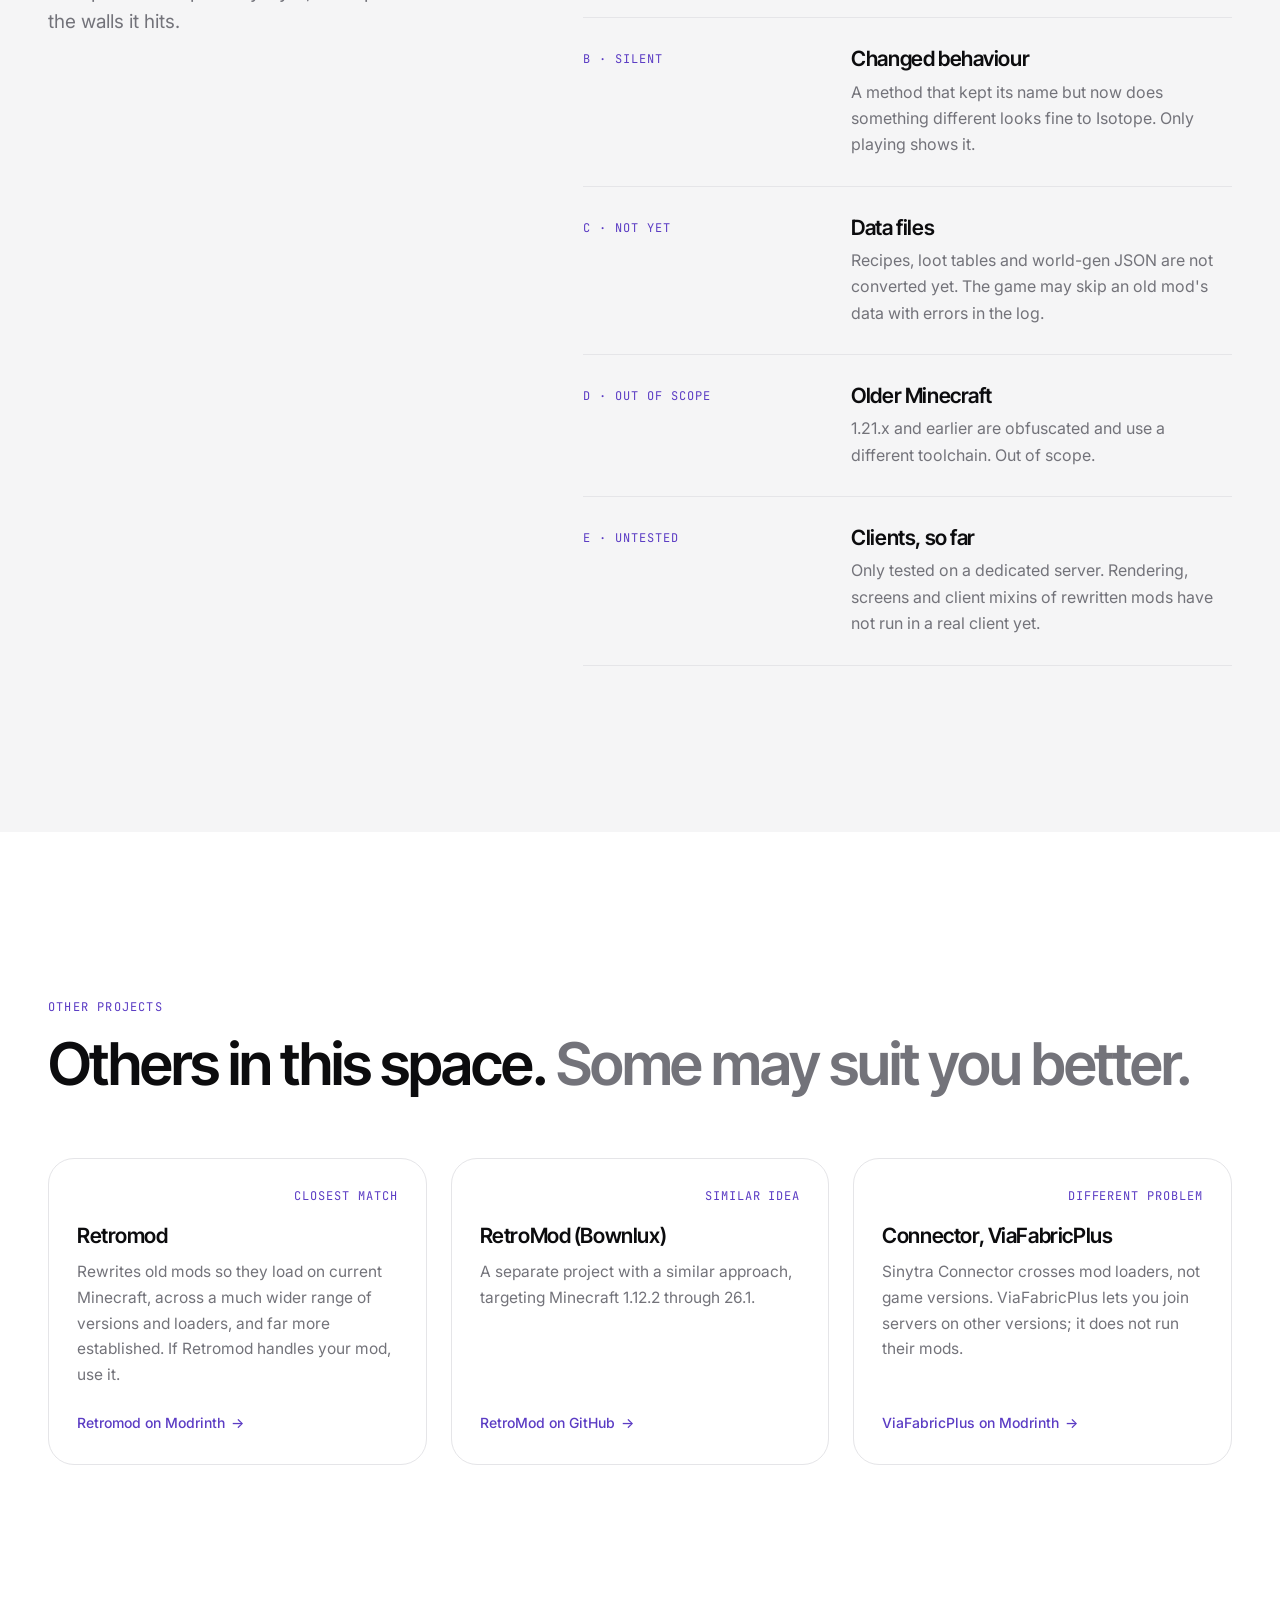
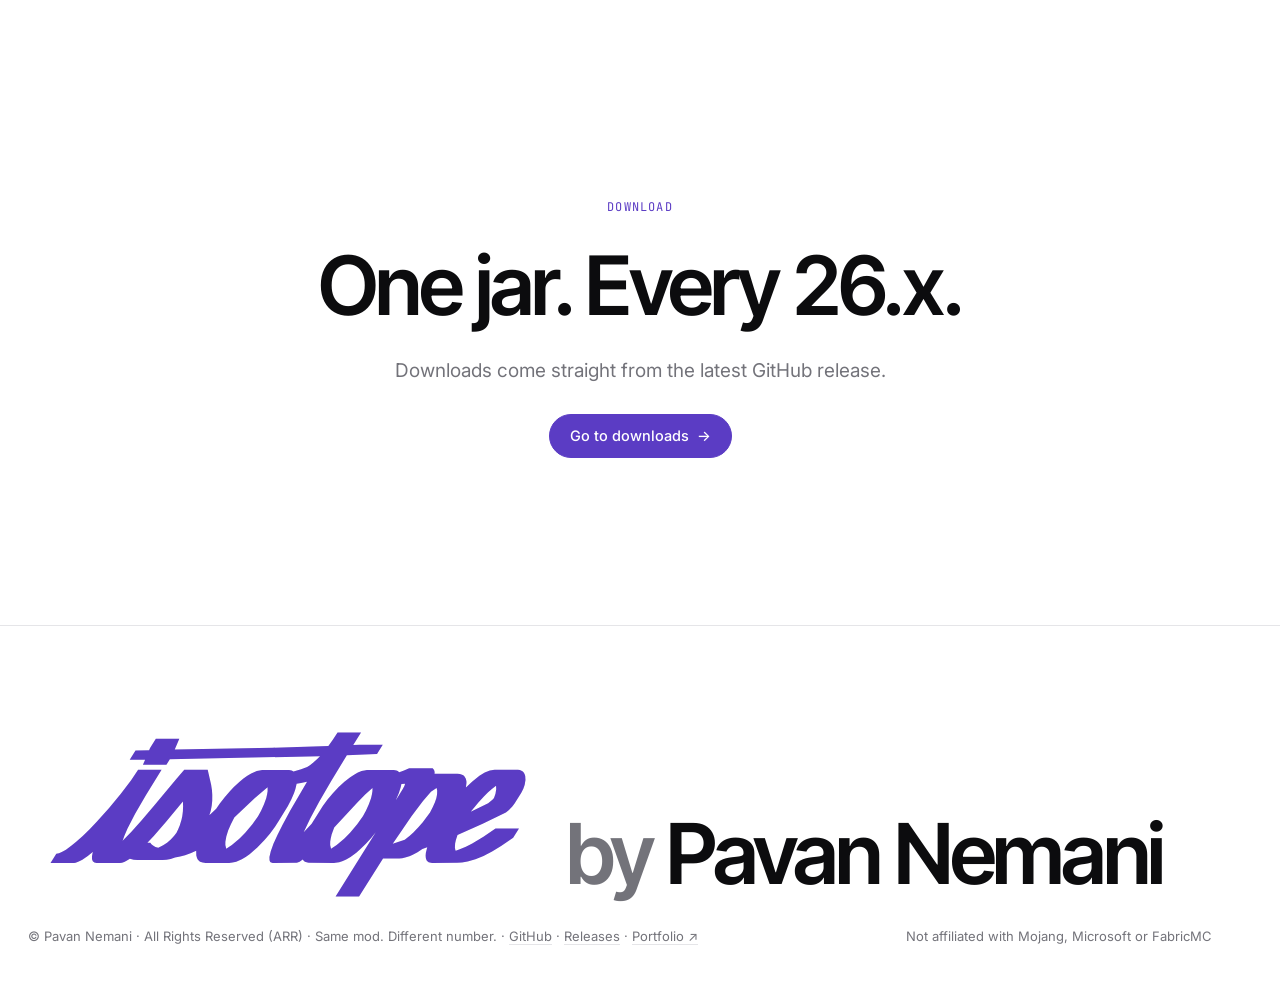
<file: compatibility.html>
<!doctype html>
<html lang="en">
<head>
<meta charset="utf-8">
<meta name="viewport" content="width=device-width, initial-scale=1, viewport-fit=cover">
<title>Compatibility · Isotope</title>
<meta name="description" content="Real results: 33 Fabric mods run through Isotope, forwards onto 26.3 and backwards onto 26.2.">
<meta name="theme-color" content="#FFFFFF" media="(prefers-color-scheme: light)">
<meta name="theme-color" content="#111111" media="(prefers-color-scheme: dark)">
<link rel="icon" href="favicon.svg" type="image/svg+xml">
<link rel="apple-touch-icon" href="apple-touch-icon.png">
<meta property="og:type" content="website">
<meta property="og:site_name" content="Isotope">
<meta property="og:title" content="Isotope compatibility results">
<meta property="og:description" content="Real results: 33 Fabric mods run through Isotope, forwards onto 26.3 and backwards onto 26.2.">
<meta property="og:url" content="https://ophidianp.github.io/isotope/compatibility.html">
<meta property="og:image" content="https://ophidianp.github.io/isotope/og.png">
<meta property="og:image:width" content="1200">
<meta property="og:image:height" content="630">
<meta name="twitter:card" content="summary_large_image">
<script>try{var t=localStorage.getItem("iso-theme");if(t)document.documentElement.dataset.theme=t;if(!sessionStorage.getItem("iso-pre")&&!matchMedia("(prefers-reduced-motion: reduce)").matches){document.documentElement.classList.add("preload");sessionStorage.setItem("iso-pre","1")}}catch(e){}</script>
<link rel="preconnect" href="https://fonts.googleapis.com">
<link rel="preconnect" href="https://fonts.gstatic.com" crossorigin>
<link rel="stylesheet" href="https://fonts.googleapis.com/css2?family=Inter:wght@400;500;600&amp;family=Inter+Tight:wght@500;600;700&amp;family=JetBrains+Mono:wght@400;500&amp;display=swap">
<link rel="stylesheet" href="assets/site.css?v=8">
<script src="assets/site.js?v=1" defer></script>
</head>
<body>
<div class="pre" aria-hidden="true"><div class="pre-in">
  <span class="lgs"><svg class="ghost"><use href="#iso"/></svg><svg class="fillp"><use href="#iso"/></svg></span>
  <p>Same mod.<br>Different number.</p>
</div></div>
<svg width="0" height="0" style="position:absolute" aria-hidden="true">
  <symbol id="iso" viewBox="-0.6 -0.6 114.48 40.3"><path fill="currentColor" d="M23.74,3.70 L23.51,4.21 L20.27,4.30 L18.89,6.50 L22.56,6.50 L22.04,7.70 L27.64,7.70 L28.46,6.40 L64.28,5.64 L63.48,6.46 L62.68,7.17 L61.87,7.79 L61.20,8.22 L59.77,8.75 L57.95,9.30 L57.53,9.07 L56.88,8.92 L50.48,8.92 L49.19,9.20 L47.85,9.79 L46.94,10.33 L46.01,10.98 L45.09,11.72 L43.72,12.99 L42.83,13.92 L41.54,15.42 L40.33,17.00 L39.52,18.17 L37.88,19.74 L38.20,18.69 L38.45,17.45 L38.57,16.25 L38.58,14.82 L38.50,13.73 L38.31,12.44 L37.49,8.90 L31.89,8.90 L29.85,11.24 L24.58,17.61 L21.69,21.01 L19.24,23.73 L17.19,25.80 L17.65,24.54 L18.34,22.96 L20.18,19.40 L22.71,15.03 L26.49,8.90 L20.89,8.90 L19.22,11.38 L16.77,14.62 L13.97,18.00 L11.02,21.30 L9.33,23.05 L7.68,24.66 L6.12,26.07 L5.02,26.97 L3.68,27.94 L2.79,28.46 L2.02,28.79 L1.38,28.90 L0.00,31.10 L5.60,31.10 L6.01,31.05 L6.74,30.79 L7.60,30.33 L8.89,29.44 L10.07,28.49 L9.88,29.55 L9.90,30.21 L10.08,30.69 L10.45,31.00 L11.00,31.10 L16.60,31.10 L17.06,31.04 L17.58,30.87 L18.14,30.60 L18.93,30.10 L19.81,30.33 L20.69,30.42 L26.75,30.43 L27.69,30.35 L28.66,30.15 L29.70,29.80 L30.93,29.56 L32.10,29.25 L33.55,28.74 L34.74,28.22 L34.77,29.36 L34.94,29.95 L35.07,30.21 L35.44,30.63 L35.68,30.80 L36.27,31.02 L37.00,31.10 L42.60,31.10 L43.43,31.02 L44.30,30.80 L45.64,30.21 L46.55,29.67 L47.48,29.02 L49.32,27.45 L51.10,25.59 L52.37,24.06 L53.55,22.46 L54.61,20.83 L56.62,17.54 L57.45,15.94 L58.09,14.41 L58.41,13.45 L58.70,12.19 L59.75,12.06 L61.18,11.76 L57.11,18.74 L55.35,22.00 L54.15,24.38 L53.19,26.50 L52.53,28.30 L52.21,29.70 L52.23,30.46 L52.37,30.81 L52.48,30.94 L52.80,31.08 L53.00,31.10 L58.77,31.08 L59.42,30.81 L60.15,30.31 L60.44,30.63 L60.68,30.80 L61.27,31.02 L61.61,31.08 L67.60,31.10 L68.01,31.08 L68.86,30.93 L69.74,30.63 L70.64,30.21 L71.55,29.67 L72.94,28.66 L73.86,27.87 L75.22,26.55 L76.53,25.09 L77.57,23.79 L67.99,39.10 L73.59,39.10 L79.31,30.05 L83.20,30.05 L83.87,29.98 L84.59,29.83 L85.61,29.50 L86.41,29.15 L87.54,28.54 L88.69,27.77 L89.85,27.35 L89.52,28.66 L89.46,29.36 L89.51,29.95 L89.68,30.44 L89.82,30.63 L90.18,30.93 L90.42,31.02 L91.00,31.10 L97.04,31.09 L98.14,31.00 L99.49,30.76 L101.35,30.23 L103.28,29.43 L105.32,28.38 L107.47,27.08 L110.35,25.10 L111.73,22.90 L106.13,22.90 L103.25,24.88 L100.58,26.47 L99.06,27.23 L97.60,27.85 L96.64,28.19 L96.56,28.01 L96.45,27.47 L96.50,26.46 L96.67,25.67 L97.07,24.45 L103.08,21.76 L108.61,19.10 L109.34,18.51 L110.14,17.67 L110.68,16.94 L112.29,14.36 L112.77,13.39 L113.10,12.43 L113.28,11.34 L113.22,10.37 L113.09,9.95 L112.90,9.60 L112.65,9.30 L112.33,9.09 L111.95,8.95 L111.49,8.90 L105.89,8.90 L105.53,8.92 L104.77,9.07 L103.56,9.56 L102.29,10.33 L100.53,11.72 L99.07,13.12 L99.21,12.07 L99.20,11.62 L99.06,11.03 L98.70,10.44 L98.45,10.22 L98.00,9.99 L97.65,9.89 L97.06,9.84 L91.59,9.84 L91.62,9.47 L91.55,9.14 L91.40,8.84 L91.14,8.50 L85.54,8.50 L84.30,9.08 L83.17,9.48 L82.81,9.20 L82.53,9.07 L81.88,8.92 L75.48,8.92 L74.19,9.20 L73.30,9.56 L72.40,10.05 L71.48,10.64 L70.09,11.72 L68.72,12.99 L67.39,14.41 L66.12,15.94 L64.94,17.54 L62.28,21.75 L60.38,23.80 L62.00,20.41 L64.08,16.54 L66.88,11.70 L70.68,5.44 L77.87,5.10 L79.24,2.90 L73.64,2.90 L72.20,2.98 L74.06,0.00 L68.46,0.00 L67.37,1.67 L66.26,3.24 L52.98,3.62 L29.63,4.08 L30.72,1.50 L25.12,1.50ZM24.68,24.61 L27.57,21.28 L31.57,16.46 L31.62,17.58 L31.57,18.75 L31.42,19.95 L31.22,20.89 L30.82,22.17 L30.42,23.16 L30.05,23.92 L29.50,24.64 L28.68,25.53 L27.79,26.28 L26.86,26.91 L25.70,27.51 L25.02,27.28 L24.45,26.97 L24.07,26.66 L23.80,26.30 L23.11,26.30ZM41.71,26.08 L41.93,24.81 L42.37,23.39 L43.02,21.86 L43.83,20.29 L48.68,15.70 L51.77,13.04 L51.78,13.92 L51.66,14.75 L51.44,15.65 L50.92,17.11 L50.22,18.67 L49.50,20.00 L48.14,21.86 L46.44,23.88 L45.09,25.25 L43.25,26.82 L41.91,27.73 L41.70,26.82ZM81.62,26.51 L86.10,19.97 L88.84,16.33 L90.74,14.10 L92.08,13.21 L92.22,13.82 L92.19,14.79 L92.01,15.67 L91.66,16.69 L91.15,17.85 L90.51,19.05 L88.78,21.39 L87.84,22.49 L86.60,23.77 L85.68,24.61 L84.48,25.56ZM66.71,26.08 L66.83,25.25 L67.05,24.35 L67.66,22.68 L73.30,16.57 L75.11,14.75 L76.79,13.21 L76.78,13.92 L76.66,14.75 L76.44,15.65 L75.92,17.11 L75.22,18.67 L74.50,20.00 L73.14,21.86 L71.44,23.88 L70.09,25.25 L68.25,26.82 L66.91,27.73 L66.70,26.82ZM83.54,12.99 L83.69,12.25 L84.58,12.22 L84.39,12.74 L84.05,13.40 L82.32,16.21 L83.09,14.41ZM102.10,16.61 L103.42,15.19 L104.31,14.33 L105.19,13.54 L106.26,12.71 L106.30,13.54 L106.12,14.63 L105.77,15.64 L105.46,15.99 L104.38,16.90 L100.22,18.92Z"/></symbol>
</svg>

<header class="hdr" id="hdr">
  <div class="wrap">
    <a class="logo lgs" href="index.html" aria-label="Isotope, home"><svg class="base" aria-hidden="true"><use href="#iso"/></svg><svg class="fillp" aria-hidden="true"><use href="#iso"/></svg></a>
    <nav class="nav" aria-label="Main">
      <a href="index.html">Home</a>
      <a href="how-it-works.html">How it works</a>
      <a href="compatibility.html" class="on" aria-current="page">Compatibility</a>
    </nav>
    <div class="tools">
      <span class="kbd">26.x</span>
      <button class="ib" id="theme" type="button" aria-label="Switch light or dark mode">
        <svg class="moon" viewBox="0 0 24 24" fill="none" stroke="currentColor" stroke-width="1.7" stroke-linecap="round" stroke-linejoin="round"><path d="M20 14.5A8 8 0 1 1 9.5 4a6.5 6.5 0 0 0 10.5 10.5z"/></svg>
        <svg class="sun" viewBox="0 0 24 24" fill="none" stroke="currentColor" stroke-width="1.7" stroke-linecap="round"><circle cx="12" cy="12" r="4"/><path d="M12 2v2M12 20v2M4.9 4.9l1.4 1.4M17.7 17.7l1.4 1.4M2 12h2M20 12h2M4.9 19.1l1.4-1.4M17.7 6.3l1.4-1.4"/></svg>
      </button>
      <a class="ib gh" href="https://github.com/ophidianp/isotope" aria-label="Isotope on GitHub"><svg viewBox="0 0 24 24" fill="none" stroke="currentColor" stroke-width="1.7" stroke-linecap="round" stroke-linejoin="round"><path d="M9 19c-4 1.3-4-2-6-2.5m12 4.5v-3.5c0-1 .1-1.4-.5-2 2.8-.3 5.5-1.4 5.5-6a4.6 4.6 0 0 0-1.3-3.2 4.2 4.2 0 0 0-.1-3.2s-1.1-.3-3.5 1.3a12 12 0 0 0-6.2 0C6.5 2.8 5.4 3.1 5.4 3.1a4.2 4.2 0 0 0-.1 3.2A4.6 4.6 0 0 0 4 9.5c0 4.6 2.7 5.7 5.5 6-.6.6-.6 1.2-.5 2V21"/></svg></a>
      <a class="pill sm ac" href="downloads.html">Download</a>
      <button class="ib menu" id="menu" type="button" aria-label="Open menu" aria-expanded="false" aria-controls="mnav">
        <svg class="bars" viewBox="0 0 24 24" fill="none" stroke="currentColor" stroke-width="1.7" stroke-linecap="round"><path d="M4 8h16M4 16h16"/></svg>
        <svg class="x" viewBox="0 0 24 24" fill="none" stroke="currentColor" stroke-width="1.7" stroke-linecap="round"><path d="M6 6l12 12M18 6L6 18"/></svg>
      </button>
    </div>
  </div>
  <nav class="mnav" id="mnav" aria-label="Main, mobile">
    <a href="index.html">Home</a>
    <a href="how-it-works.html">How it works</a>
    <a href="compatibility.html" class="on" aria-current="page">Compatibility</a>
    <a href="downloads.html">Download</a>
  </nav>
</header>

<main>
  <section class="hero">
    <div class="wrap">
      <div class="hero-grid">
        <div>
          <div class="eyebrow in">Compatibility</div>
          <h1 class="in d1" style="margin-top:22px">Real mods. <em>Real results.</em></h1>
        </div>
        <div class="hero-side">
          <p class="lede in d2">We took Fabric mods from Modrinth built for 26.1.2 and 26.2 and booted them on a Minecraft 26.3 dedicated server, then took 26.3 mods and booted them on 26.2. Here is exactly what happened. Every "held back" mod was stopped by Isotope before it could crash; where it says "confirmed", we switched the safety check off and watched the crash happen.</p>
        </div>
      </div>
      <div class="ticks">
        <div class="rv"><span class="k">Game</span><b>26.3 · 26.2</b><span>dedicated servers</span></div>
        <div class="rv d1"><span class="k">Loader</span><b>Fabric 0.19.5</b></div>
        <div class="rv d2"><span class="k">Isotope</span><b>1.0.1</b></div>
        <div class="rv d3"><span class="k">Installed normally</span><b>5 libs</b><span>Fabric API, Cloth Config, CCA, Forge Config API Port, YACL</span></div>
      </div>
    </div>
  </section>

  <section class="blk" id="results-heading">
    <div class="wrap">
      <div class="blk-head">
        <div><div class="eyebrow rv">Results</div><h2 class="rv d1">15 loaded. <em>The rest held back safely.</em></h2></div>
        <p class="lede rv d2">"Left over" counts references that still did not resolve after the rewrite. A mod can load with some left over if they sit in code that rarely runs.</p>
      </div>
      <div class="table-card rv"><table><thead><tr><th>Mod</th><th class="num">Built for</th><th class="num">Runs on</th><th class="num">Redirected</th><th class="num">Left over</th><th>Result</th></tr></thead><tbody>
          <tr><td>Too Fast</td><td class="num">26.1.2</td><td class="num">26.3</td><td class="num">0</td><td class="num">0</td><td><span class="chip ok">Loaded</span></td></tr>
          <tr><td>Fishing Real</td><td class="num">26.1.2</td><td class="num">26.3</td><td class="num">3</td><td class="num">1</td><td><span class="chip ok">Loaded</span></td></tr>
          <tr><td>Nyf's Spiders</td><td class="num">26.1.2</td><td class="num">26.3</td><td class="num">11</td><td class="num">47</td><td><span class="chip ok">Loaded</span></td></tr>
          <tr><td>Patchouli</td><td class="num">26.1.2</td><td class="num">26.3</td><td class="num">83</td><td class="num">77</td><td><span class="chip ok">Loaded</span></td></tr>
          <tr><td>Thermoo</td><td class="num">26.1.2</td><td class="num">26.3</td><td class="num">190</td><td class="num">35</td><td><span class="chip ok">Loaded (fixed: moved registry codecs)</span></td></tr>
          <tr><td>The Lost Castle</td><td class="num">26.1.2</td><td class="num">26.3</td><td class="num">5</td><td class="num">1</td><td><span class="chip ok">Loaded (fixed: false alarm on a lambda)</span></td></tr>
          <tr><td>Medieval Buildings</td><td class="num">26.1.2</td><td class="num">26.3</td><td class="num">0</td><td class="num">0</td><td><span class="chip ok">Loaded</span></td></tr>
          <tr><td>Fabric Waystones</td><td class="num">26.1.2</td><td class="num">26.3</td><td class="num">38</td><td class="num">32</td><td><span class="chip ok">Loaded, with owo-lib (not with Lithostitched installed)</span></td></tr>
          <tr><td>owo-lib (library)</td><td class="num">26.2</td><td class="num">26.3</td><td class="num">691</td><td class="num">197</td><td><span class="chip ok">Loaded (fixed: rescued classes, soft mixins)</span></td></tr>
          <tr><td>Guard Villagers</td><td class="num">26.2</td><td class="num">26.3</td><td class="num">31</td><td class="num">51</td><td><span class="chip ok">Loaded</span></td></tr>
          <tr><td>BackSlot</td><td class="num">26.3</td><td class="num">26.2</td><td class="num">10</td><td class="num">15</td><td><span class="chip ok">Loaded (backwards)</span></td></tr>
          <tr><td>Dragon Loot</td><td class="num">26.3</td><td class="num">26.2</td><td class="num">1</td><td class="num">19</td><td><span class="chip ok">Loaded (backwards)</span></td></tr>
          <tr><td>Herds Panic</td><td class="num">26.3</td><td class="num">26.2</td><td class="num">0</td><td class="num">0</td><td><span class="chip ok">Loaded (backwards)</span></td></tr>
          <tr><td>Recipe Remover</td><td class="num">26.3</td><td class="num">26.2</td><td class="num">0</td><td class="num">0</td><td><span class="chip ok">Loaded (backwards)</span></td></tr>
          <tr><td>libz (library)</td><td class="num">26.3</td><td class="num">26.2</td><td class="num">6</td><td class="num">8</td><td><span class="chip ok">Loaded (backwards)</span></td></tr>
          <tr><td>YUNG's API</td><td class="num">26.1.2</td><td class="num">26.3</td><td class="num">80</td><td class="num">37</td><td><span class="chip warn">Held back: world generation changed</span></td></tr>
          <tr><td>YUNG's Better Dungeons, Paxi</td><td class="num">26.1.2</td><td class="num">26.3</td><td class="num">74</td><td class="num">13</td><td><span class="chip warn">Held back: need YUNG's API</span></td></tr>
          <tr><td>Library Ferret</td><td class="num">26.2</td><td class="num">26.3</td><td class="num">20</td><td class="num">7</td><td><span class="chip warn">Held back: world generation changed (crash confirmed)</span></td></tr>
          <tr><td>Better Village, Awesome Dungeon Ocean</td><td class="num">26.2</td><td class="num">26.3</td><td class="num">0</td><td class="num">0</td><td><span class="chip warn">Held back: need Library Ferret</span></td></tr>
          <tr><td>Moonlight</td><td class="num">26.1.2</td><td class="num">26.3</td><td class="num">472</td><td class="num">244</td><td><span class="chip warn">Held back: class changed shape (crash confirmed)</span></td></tr>
          <tr><td>Dummmmmmy, Sawmill</td><td class="num">26.1.2</td><td class="num">26.3</td><td class="num">11</td><td class="num">42</td><td><span class="chip warn">Held back: need Moonlight</span></td></tr>
          <tr><td>Carved Wood</td><td class="num">26.1.2</td><td class="num">26.3</td><td class="num">37</td><td class="num">26</td><td><span class="chip warn">Held back: startup crash (fuel API removed)</span></td></tr>
          <tr><td>Amendments</td><td class="num">26.1.2</td><td class="num">26.3</td><td class="num">121</td><td class="num">115</td><td><span class="chip warn">Held back: startup crash</span></td></tr>
          <tr><td>Artifacts</td><td class="num">26.1.2</td><td class="num">26.3</td><td class="num">81</td><td class="num">58</td><td><span class="chip warn">Held back: class changed shape (crash confirmed)</span></td></tr>
          <tr><td>Frostiful</td><td class="num">26.1.2</td><td class="num">26.3</td><td class="num">276</td><td class="num">133</td><td><span class="chip warn">Held back: class changed shape</span></td></tr>
          <tr><td>Nature's Spirit</td><td class="num">26.1.2</td><td class="num">26.3</td><td class="num">185</td><td class="num">138</td><td><span class="chip warn">Held back: class changed shape</span></td></tr>
          <tr><td>Regions Unexplored</td><td class="num">26.1.2</td><td class="num">26.3</td><td class="num">473</td><td class="num">171</td><td><span class="chip warn">Held back: class changed shape</span></td></tr>
          <tr><td>Dehydration</td><td class="num">26.3</td><td class="num">26.2</td><td class="num">26</td><td class="num">17</td><td><span class="chip warn">Held back: startup crash (confirmed)</span></td></tr>
          <tr><td>Variant Crafting Tables</td><td class="num">26.3</td><td class="num">26.2</td><td class="num">0</td><td class="num">7</td><td><span class="chip warn">Held back: startup crash</span></td></tr>
      </tbody></table></div>
      <p class="fine rv" style="margin-top:20px;max-width:90ch">"Loaded" means the server reached Done with the mod running; client-side features are not tested yet. "Held back" mods are skipped with a reason in isotope/report.txt; set load-mods-with-fatal-problems=true to try them anyway. In 1.0.1 The Lost Castle no longer gets held back by mistake, and a broken mixin hook can no longer take down a whole game class (found on Moonlight).</p>
    </div>
  </section>

  <section class="blk alt" id="limits">
    <div class="wrap split">
      <div class="blk-head">
        <div><div class="eyebrow rv">Limits</div><h2 class="rv d1">What it <em>cannot do.</em></h2></div>
        <p class="lede rv d2">Isotope is a compatibility layer, not a port. These are the walls it hits.</p>
      </div>
      <div class="rows">
        <div class="rowi rv"><div class="k">A · Redesign</div><div><h3>Redesigned systems</h3><p>If a system was rebuilt, the old calls have no equivalent. World-generation mods crossing 26.2 → 26.3 will generally not work.</p></div></div>
        <div class="rowi rv"><div class="k">B · Silent</div><div><h3>Changed behaviour</h3><p>A method that kept its name but now does something different looks fine to Isotope. Only playing shows it.</p></div></div>
        <div class="rowi rv"><div class="k">C · Not yet</div><div><h3>Data files</h3><p>Recipes, loot tables and world-gen JSON are not converted yet. The game may skip an old mod's data with errors in the log.</p></div></div>
        <div class="rowi rv"><div class="k">D · Out of scope</div><div><h3>Older Minecraft</h3><p>1.21.x and earlier are obfuscated and use a different toolchain. Out of scope.</p></div></div>
        <div class="rowi rv"><div class="k">E · Untested</div><div><h3>Clients, so far</h3><p>Only tested on a dedicated server. Rendering, screens and client mixins of rewritten mods have not run in a real client yet.</p></div></div>
      </div>
    </div>
  </section>

  <section class="blk" id="others">
    <div class="wrap">
      <div class="blk-head">
        <div><div class="eyebrow rv">Other projects</div><h2 class="rv d1">Others in this space. <em>Some may suit you better.</em></h2></div>
      </div>
      <div class="cards">
        <article class="card rv"><div class="num">Closest match</div><h3>Retromod</h3><p>Rewrites old mods so they load on current Minecraft, across a much wider range of versions and loaders, and far more established. If Retromod handles your mod, use it.</p><a class="more" href="https://modrinth.com/mod/retromod">Retromod on Modrinth <span class="ar">→</span></a></article>
        <article class="card rv d1"><div class="num">Similar idea</div><h3>RetroMod (Bownlux)</h3><p>A separate project with a similar approach, targeting Minecraft 1.12.2 through 26.1.</p><a class="more" href="https://github.com/Bownlux/RetroMod">RetroMod on GitHub <span class="ar">→</span></a></article>
        <article class="card rv d2"><div class="num">Different problem</div><h3>Connector, ViaFabricPlus</h3><p>Sinytra Connector crosses mod loaders, not game versions. ViaFabricPlus lets you join servers on other versions; it does not run their mods.</p><a class="more" href="https://modrinth.com/mod/viafabricplus">ViaFabricPlus on Modrinth <span class="ar">→</span></a></article>
      </div>
    </div>
  </section>

  <section class="blk">
    <div class="wrap close">
      <div class="eyebrow rv">Download</div>
      <h2 class="rv d1">One jar. Every 26.x.</h2>
      <p class="lede rv d2">Downloads come straight from the latest GitHub release.</p>
      <div class="cta rv d3" style="justify-content:center"><a class="pill ac" href="downloads.html">Go to downloads <span class="ar">→</span></a></div>
    </div>
  </section>
</main>

<footer><div class="wrap foot-logo"><span class="lgs" role="img" aria-label="Isotope"><svg class="ghost"><use href="#iso"/></svg><svg class="fillp"><use href="#iso"/></svg></span><p class="foot-by">by <a href="https://ophidianp.github.io/">Pavan Nemani</a></p></div><div class="wrap fine"><span>&copy; Pavan Nemani · All Rights Reserved (ARR) · Same mod. Different number. · <a href="https://github.com/ophidianp/isotope">GitHub</a> · <a href="https://github.com/ophidianp/isotope/releases">Releases</a> · <a href="https://ophidianp.github.io/">Portfolio ↗</a></span><span>Not affiliated with Mojang, Microsoft or FabricMC</span></div></footer>
</body>
</html>
</file>
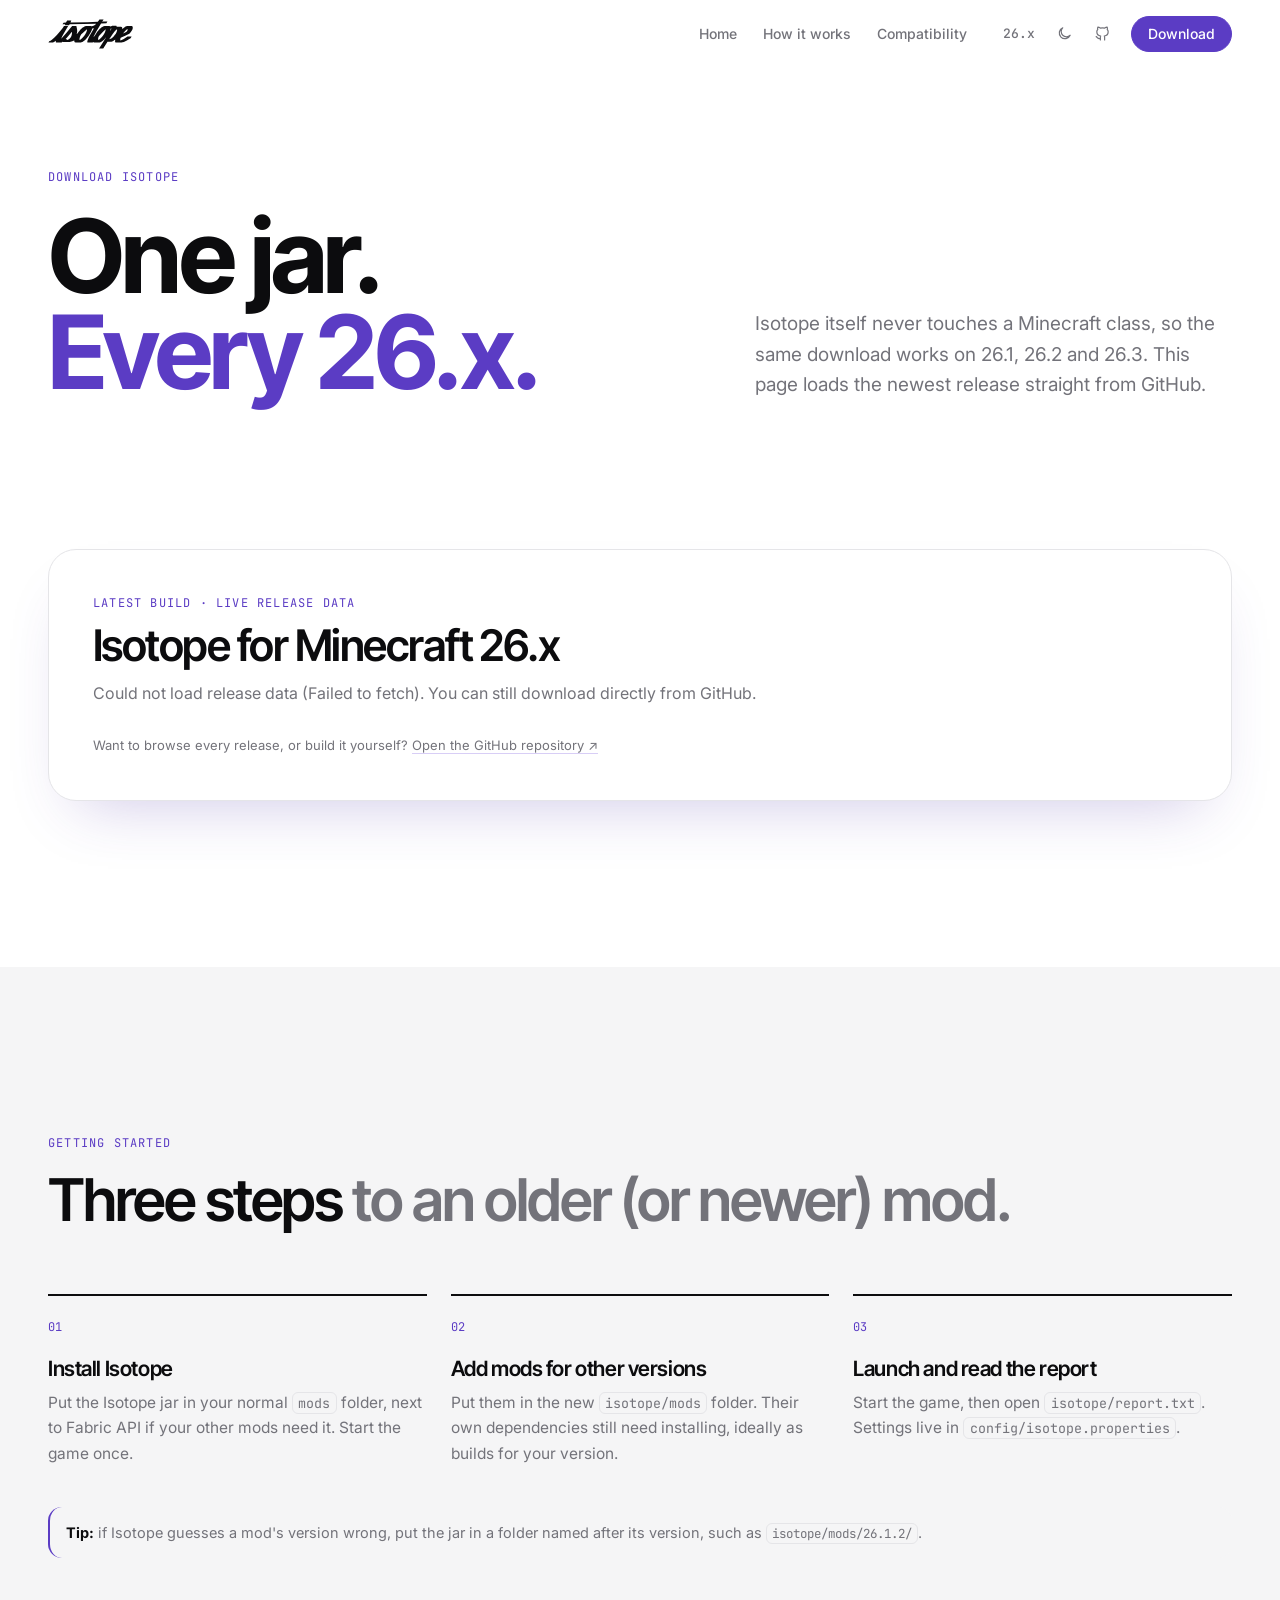
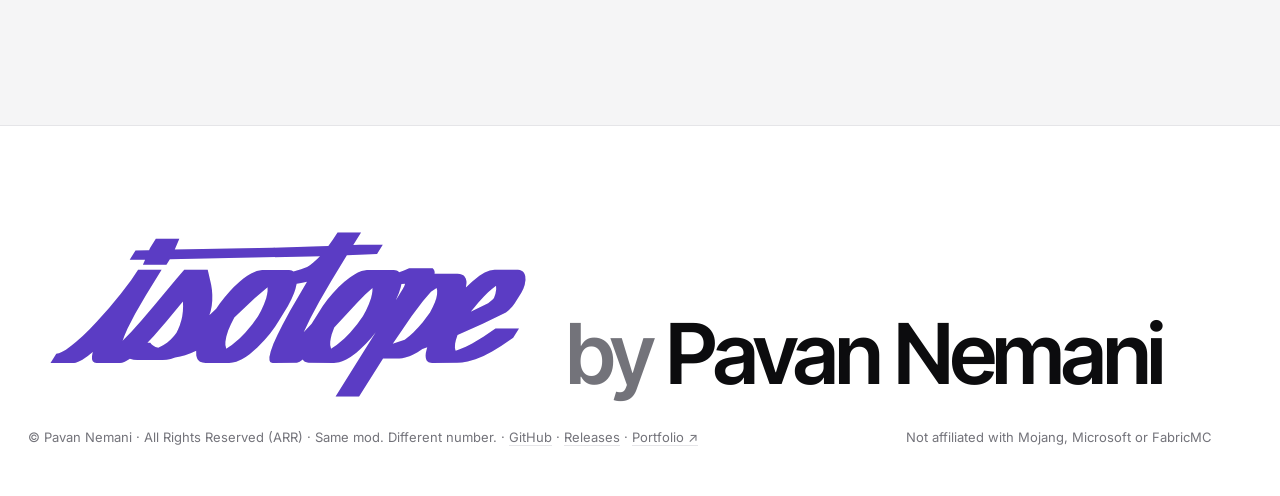
<file: downloads.html>
<!doctype html>
<html lang="en">
<head>
<meta charset="utf-8">
<meta name="viewport" content="width=device-width, initial-scale=1, viewport-fit=cover">
<title>Download · Isotope</title>
<meta name="description" content="Download Isotope, the Fabric mod that runs mods built for a different Minecraft 26.x version.">
<meta name="theme-color" content="#FFFFFF" media="(prefers-color-scheme: light)">
<meta name="theme-color" content="#111111" media="(prefers-color-scheme: dark)">
<link rel="icon" href="favicon.svg" type="image/svg+xml">
<link rel="apple-touch-icon" href="apple-touch-icon.png">
<meta property="og:type" content="website">
<meta property="og:site_name" content="Isotope">
<meta property="og:title" content="Download Isotope">
<meta property="og:description" content="Download Isotope, the Fabric mod that runs mods built for a different Minecraft 26.x version.">
<meta property="og:url" content="https://ophidianp.github.io/isotope/downloads.html">
<meta property="og:image" content="https://ophidianp.github.io/isotope/og.png">
<meta property="og:image:width" content="1200">
<meta property="og:image:height" content="630">
<meta name="twitter:card" content="summary_large_image">
<script>try{var t=localStorage.getItem("iso-theme");if(t)document.documentElement.dataset.theme=t;if(!sessionStorage.getItem("iso-pre")&&!matchMedia("(prefers-reduced-motion: reduce)").matches){document.documentElement.classList.add("preload");sessionStorage.setItem("iso-pre","1")}}catch(e){}</script>
<link rel="preconnect" href="https://fonts.googleapis.com">
<link rel="preconnect" href="https://fonts.gstatic.com" crossorigin>
<link rel="stylesheet" href="https://fonts.googleapis.com/css2?family=Inter:wght@400;500;600&amp;family=Inter+Tight:wght@500;600;700&amp;family=JetBrains+Mono:wght@400;500&amp;display=swap">
<link rel="stylesheet" href="assets/site.css?v=8">
<script src="assets/site.js?v=1" defer></script>
<script src="assets/releases.js?v=1" defer></script>
</head>
<body>
<div class="pre" aria-hidden="true"><div class="pre-in">
  <span class="lgs"><svg class="ghost"><use href="#iso"/></svg><svg class="fillp"><use href="#iso"/></svg></span>
  <p>Same mod.<br>Different number.</p>
</div></div>
<svg width="0" height="0" style="position:absolute" aria-hidden="true">
  <symbol id="iso" viewBox="-0.6 -0.6 114.48 40.3"><path fill="currentColor" d="M23.74,3.70 L23.51,4.21 L20.27,4.30 L18.89,6.50 L22.56,6.50 L22.04,7.70 L27.64,7.70 L28.46,6.40 L64.28,5.64 L63.48,6.46 L62.68,7.17 L61.87,7.79 L61.20,8.22 L59.77,8.75 L57.95,9.30 L57.53,9.07 L56.88,8.92 L50.48,8.92 L49.19,9.20 L47.85,9.79 L46.94,10.33 L46.01,10.98 L45.09,11.72 L43.72,12.99 L42.83,13.92 L41.54,15.42 L40.33,17.00 L39.52,18.17 L37.88,19.74 L38.20,18.69 L38.45,17.45 L38.57,16.25 L38.58,14.82 L38.50,13.73 L38.31,12.44 L37.49,8.90 L31.89,8.90 L29.85,11.24 L24.58,17.61 L21.69,21.01 L19.24,23.73 L17.19,25.80 L17.65,24.54 L18.34,22.96 L20.18,19.40 L22.71,15.03 L26.49,8.90 L20.89,8.90 L19.22,11.38 L16.77,14.62 L13.97,18.00 L11.02,21.30 L9.33,23.05 L7.68,24.66 L6.12,26.07 L5.02,26.97 L3.68,27.94 L2.79,28.46 L2.02,28.79 L1.38,28.90 L0.00,31.10 L5.60,31.10 L6.01,31.05 L6.74,30.79 L7.60,30.33 L8.89,29.44 L10.07,28.49 L9.88,29.55 L9.90,30.21 L10.08,30.69 L10.45,31.00 L11.00,31.10 L16.60,31.10 L17.06,31.04 L17.58,30.87 L18.14,30.60 L18.93,30.10 L19.81,30.33 L20.69,30.42 L26.75,30.43 L27.69,30.35 L28.66,30.15 L29.70,29.80 L30.93,29.56 L32.10,29.25 L33.55,28.74 L34.74,28.22 L34.77,29.36 L34.94,29.95 L35.07,30.21 L35.44,30.63 L35.68,30.80 L36.27,31.02 L37.00,31.10 L42.60,31.10 L43.43,31.02 L44.30,30.80 L45.64,30.21 L46.55,29.67 L47.48,29.02 L49.32,27.45 L51.10,25.59 L52.37,24.06 L53.55,22.46 L54.61,20.83 L56.62,17.54 L57.45,15.94 L58.09,14.41 L58.41,13.45 L58.70,12.19 L59.75,12.06 L61.18,11.76 L57.11,18.74 L55.35,22.00 L54.15,24.38 L53.19,26.50 L52.53,28.30 L52.21,29.70 L52.23,30.46 L52.37,30.81 L52.48,30.94 L52.80,31.08 L53.00,31.10 L58.77,31.08 L59.42,30.81 L60.15,30.31 L60.44,30.63 L60.68,30.80 L61.27,31.02 L61.61,31.08 L67.60,31.10 L68.01,31.08 L68.86,30.93 L69.74,30.63 L70.64,30.21 L71.55,29.67 L72.94,28.66 L73.86,27.87 L75.22,26.55 L76.53,25.09 L77.57,23.79 L67.99,39.10 L73.59,39.10 L79.31,30.05 L83.20,30.05 L83.87,29.98 L84.59,29.83 L85.61,29.50 L86.41,29.15 L87.54,28.54 L88.69,27.77 L89.85,27.35 L89.52,28.66 L89.46,29.36 L89.51,29.95 L89.68,30.44 L89.82,30.63 L90.18,30.93 L90.42,31.02 L91.00,31.10 L97.04,31.09 L98.14,31.00 L99.49,30.76 L101.35,30.23 L103.28,29.43 L105.32,28.38 L107.47,27.08 L110.35,25.10 L111.73,22.90 L106.13,22.90 L103.25,24.88 L100.58,26.47 L99.06,27.23 L97.60,27.85 L96.64,28.19 L96.56,28.01 L96.45,27.47 L96.50,26.46 L96.67,25.67 L97.07,24.45 L103.08,21.76 L108.61,19.10 L109.34,18.51 L110.14,17.67 L110.68,16.94 L112.29,14.36 L112.77,13.39 L113.10,12.43 L113.28,11.34 L113.22,10.37 L113.09,9.95 L112.90,9.60 L112.65,9.30 L112.33,9.09 L111.95,8.95 L111.49,8.90 L105.89,8.90 L105.53,8.92 L104.77,9.07 L103.56,9.56 L102.29,10.33 L100.53,11.72 L99.07,13.12 L99.21,12.07 L99.20,11.62 L99.06,11.03 L98.70,10.44 L98.45,10.22 L98.00,9.99 L97.65,9.89 L97.06,9.84 L91.59,9.84 L91.62,9.47 L91.55,9.14 L91.40,8.84 L91.14,8.50 L85.54,8.50 L84.30,9.08 L83.17,9.48 L82.81,9.20 L82.53,9.07 L81.88,8.92 L75.48,8.92 L74.19,9.20 L73.30,9.56 L72.40,10.05 L71.48,10.64 L70.09,11.72 L68.72,12.99 L67.39,14.41 L66.12,15.94 L64.94,17.54 L62.28,21.75 L60.38,23.80 L62.00,20.41 L64.08,16.54 L66.88,11.70 L70.68,5.44 L77.87,5.10 L79.24,2.90 L73.64,2.90 L72.20,2.98 L74.06,0.00 L68.46,0.00 L67.37,1.67 L66.26,3.24 L52.98,3.62 L29.63,4.08 L30.72,1.50 L25.12,1.50ZM24.68,24.61 L27.57,21.28 L31.57,16.46 L31.62,17.58 L31.57,18.75 L31.42,19.95 L31.22,20.89 L30.82,22.17 L30.42,23.16 L30.05,23.92 L29.50,24.64 L28.68,25.53 L27.79,26.28 L26.86,26.91 L25.70,27.51 L25.02,27.28 L24.45,26.97 L24.07,26.66 L23.80,26.30 L23.11,26.30ZM41.71,26.08 L41.93,24.81 L42.37,23.39 L43.02,21.86 L43.83,20.29 L48.68,15.70 L51.77,13.04 L51.78,13.92 L51.66,14.75 L51.44,15.65 L50.92,17.11 L50.22,18.67 L49.50,20.00 L48.14,21.86 L46.44,23.88 L45.09,25.25 L43.25,26.82 L41.91,27.73 L41.70,26.82ZM81.62,26.51 L86.10,19.97 L88.84,16.33 L90.74,14.10 L92.08,13.21 L92.22,13.82 L92.19,14.79 L92.01,15.67 L91.66,16.69 L91.15,17.85 L90.51,19.05 L88.78,21.39 L87.84,22.49 L86.60,23.77 L85.68,24.61 L84.48,25.56ZM66.71,26.08 L66.83,25.25 L67.05,24.35 L67.66,22.68 L73.30,16.57 L75.11,14.75 L76.79,13.21 L76.78,13.92 L76.66,14.75 L76.44,15.65 L75.92,17.11 L75.22,18.67 L74.50,20.00 L73.14,21.86 L71.44,23.88 L70.09,25.25 L68.25,26.82 L66.91,27.73 L66.70,26.82ZM83.54,12.99 L83.69,12.25 L84.58,12.22 L84.39,12.74 L84.05,13.40 L82.32,16.21 L83.09,14.41ZM102.10,16.61 L103.42,15.19 L104.31,14.33 L105.19,13.54 L106.26,12.71 L106.30,13.54 L106.12,14.63 L105.77,15.64 L105.46,15.99 L104.38,16.90 L100.22,18.92Z"/></symbol>
</svg>

<header class="hdr" id="hdr">
  <div class="wrap">
    <a class="logo lgs" href="index.html" aria-label="Isotope, home"><svg class="base" aria-hidden="true"><use href="#iso"/></svg><svg class="fillp" aria-hidden="true"><use href="#iso"/></svg></a>
    <nav class="nav" aria-label="Main">
      <a href="index.html">Home</a>
      <a href="how-it-works.html">How it works</a>
      <a href="compatibility.html">Compatibility</a>
    </nav>
    <div class="tools">
      <span class="kbd">26.x</span>
      <button class="ib" id="theme" type="button" aria-label="Switch light or dark mode">
        <svg class="moon" viewBox="0 0 24 24" fill="none" stroke="currentColor" stroke-width="1.7" stroke-linecap="round" stroke-linejoin="round"><path d="M20 14.5A8 8 0 1 1 9.5 4a6.5 6.5 0 0 0 10.5 10.5z"/></svg>
        <svg class="sun" viewBox="0 0 24 24" fill="none" stroke="currentColor" stroke-width="1.7" stroke-linecap="round"><circle cx="12" cy="12" r="4"/><path d="M12 2v2M12 20v2M4.9 4.9l1.4 1.4M17.7 17.7l1.4 1.4M2 12h2M20 12h2M4.9 19.1l1.4-1.4M17.7 6.3l1.4-1.4"/></svg>
      </button>
      <a class="ib gh" href="https://github.com/ophidianp/isotope" aria-label="Isotope on GitHub"><svg viewBox="0 0 24 24" fill="none" stroke="currentColor" stroke-width="1.7" stroke-linecap="round" stroke-linejoin="round"><path d="M9 19c-4 1.3-4-2-6-2.5m12 4.5v-3.5c0-1 .1-1.4-.5-2 2.8-.3 5.5-1.4 5.5-6a4.6 4.6 0 0 0-1.3-3.2 4.2 4.2 0 0 0-.1-3.2s-1.1-.3-3.5 1.3a12 12 0 0 0-6.2 0C6.5 2.8 5.4 3.1 5.4 3.1a4.2 4.2 0 0 0-.1 3.2A4.6 4.6 0 0 0 4 9.5c0 4.6 2.7 5.7 5.5 6-.6.6-.6 1.2-.5 2V21"/></svg></a>
      <a class="pill sm ac" href="downloads.html" aria-current="page">Download</a>
      <button class="ib menu" id="menu" type="button" aria-label="Open menu" aria-expanded="false" aria-controls="mnav">
        <svg class="bars" viewBox="0 0 24 24" fill="none" stroke="currentColor" stroke-width="1.7" stroke-linecap="round"><path d="M4 8h16M4 16h16"/></svg>
        <svg class="x" viewBox="0 0 24 24" fill="none" stroke="currentColor" stroke-width="1.7" stroke-linecap="round"><path d="M6 6l12 12M18 6L6 18"/></svg>
      </button>
    </div>
  </div>
  <nav class="mnav" id="mnav" aria-label="Main, mobile">
    <a href="index.html">Home</a>
    <a href="how-it-works.html">How it works</a>
    <a href="compatibility.html">Compatibility</a>
    <a href="downloads.html" class="on" aria-current="page">Download</a>
  </nav>
</header>

<main>
  <section class="hero short">
    <div class="wrap">
      <div class="hero-grid">
        <div>
          <div class="eyebrow in">Download Isotope</div>
          <h1 class="in d1" style="margin-top:22px">One jar. <em>Every 26.x.</em></h1>
        </div>
        <div class="hero-side">
          <p class="lede in d2">Isotope itself never touches a Minecraft class, so the same download works on 26.1, 26.2 and 26.3. This page loads the newest release straight from GitHub.</p>
        </div>
      </div>
    </div>
  </section>

  <section class="blk tight" id="latest">
    <div class="wrap">
      <div class="dl-card rv">
        <div class="eyebrow">Latest build · live release data</div>
        <p class="head" id="release-heading">Isotope for Minecraft 26.x</p>
        <p id="release-status" class="mute">Checking GitHub for the latest release…</p>
        <div id="release-result" hidden>
          <span class="chip ac" id="release-kind" style="align-self:flex-start">Latest release</span>
          <h3 id="release-name" style="font-size:26px">Isotope</h3>
          <p class="mute">Needs Fabric Loader 0.19.5+ and Java 25. No other mods required.</p>
          <div class="cta" style="margin-top:12px">
            <a class="pill ac" id="download-button">Download .jar <span class="ar dn">↓</span></a>
            <a class="pill" id="release-page" href="https://github.com/ophidianp/isotope/releases">View release details on GitHub <span class="ar">↗</span></a>
          </div>
        </div>
        <p class="fine" style="margin-top:18px">Want to browse every release, or build it yourself? <a href="https://github.com/ophidianp/isotope">Open the GitHub repository ↗</a></p>
      </div>
    </div>
  </section>

  <section class="blk alt" id="start">
    <div class="wrap">
      <div class="blk-head">
        <div><div class="eyebrow rv">Getting started</div><h2 class="rv d1">Three steps <em>to an older (or newer) mod.</em></h2></div>
      </div>
      <ol class="how">
        <li class="rv"><h3>Install Isotope</h3><p>Put the Isotope jar in your normal <code>mods</code> folder, next to Fabric API if your other mods need it. Start the game once.</p></li>
        <li class="rv d1"><h3>Add mods for other versions</h3><p>Put them in the new <code>isotope/mods</code> folder. Their own dependencies still need installing, ideally as builds for your version.</p></li>
        <li class="rv d2"><h3>Launch and read the report</h3><p>Start the game, then open <code>isotope/report.txt</code>. Settings live in <code>config/isotope.properties</code>.</p></li>
      </ol>
      <p class="note rv" style="margin-top:40px"><strong>Tip:</strong> if Isotope guesses a mod's version wrong, put the jar in a folder named after its version, such as <code>isotope/mods/26.1.2/</code>.</p>
    </div>
  </section>
</main>

<footer><div class="wrap foot-logo"><span class="lgs" role="img" aria-label="Isotope"><svg class="ghost"><use href="#iso"/></svg><svg class="fillp"><use href="#iso"/></svg></span><p class="foot-by">by <a href="https://ophidianp.github.io/">Pavan Nemani</a></p></div><div class="wrap fine"><span>&copy; Pavan Nemani · All Rights Reserved (ARR) · Same mod. Different number. · <a href="https://github.com/ophidianp/isotope">GitHub</a> · <a href="https://github.com/ophidianp/isotope/releases">Releases</a> · <a href="https://ophidianp.github.io/">Portfolio ↗</a></span><span>Not affiliated with Mojang, Microsoft or FabricMC</span></div></footer>
</body>
</html>
</file>
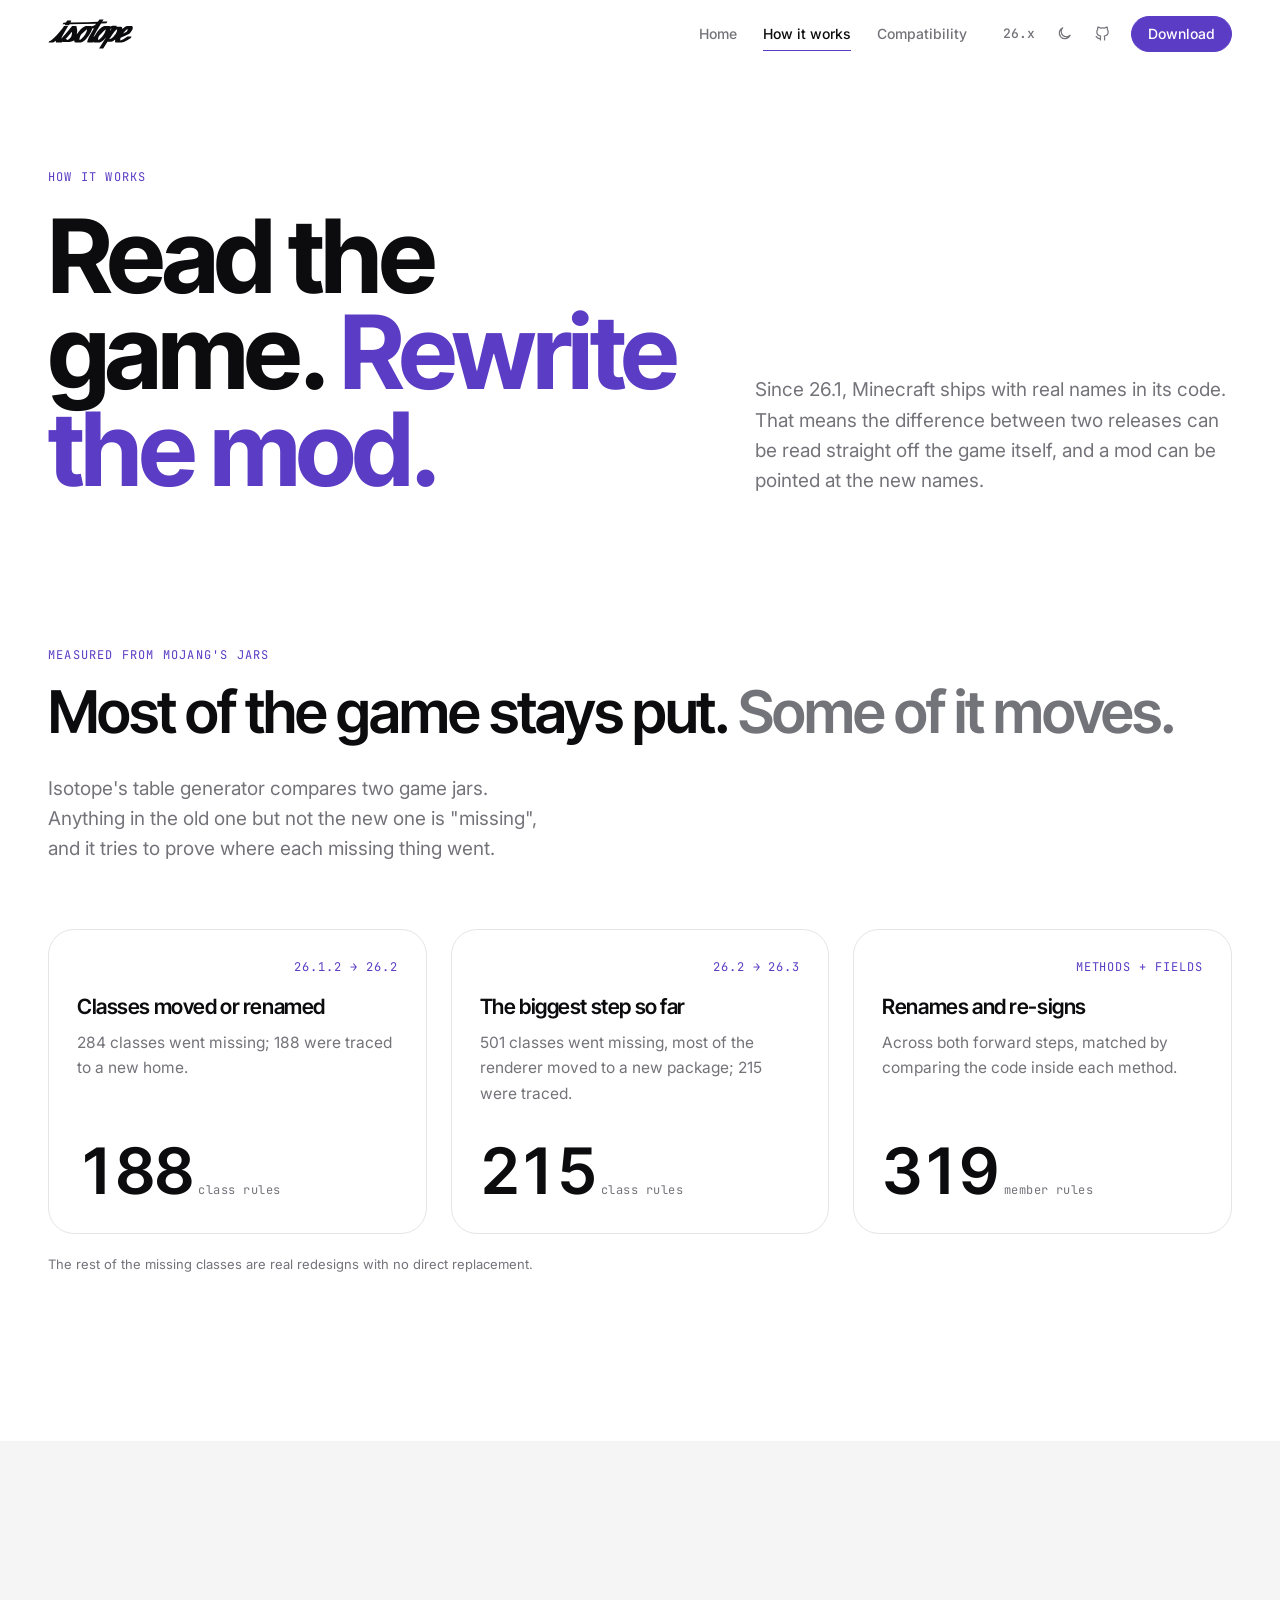
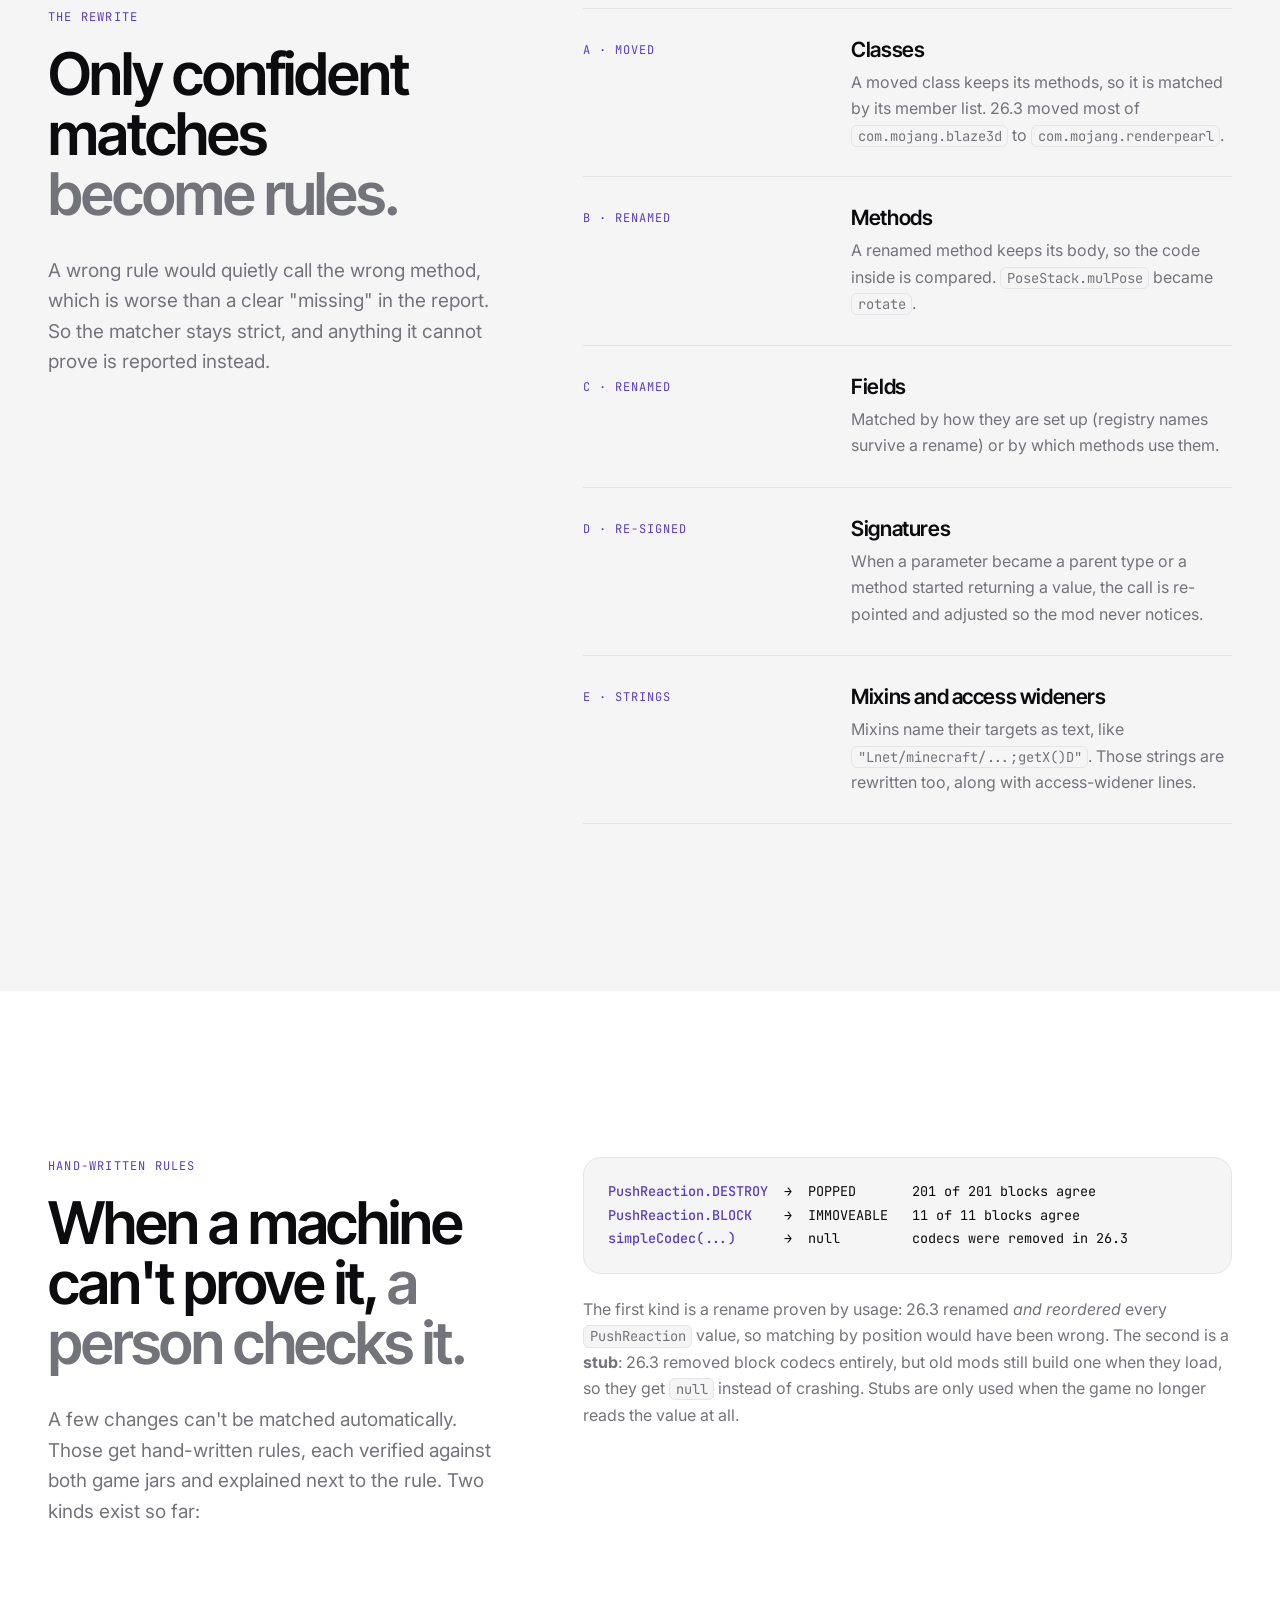
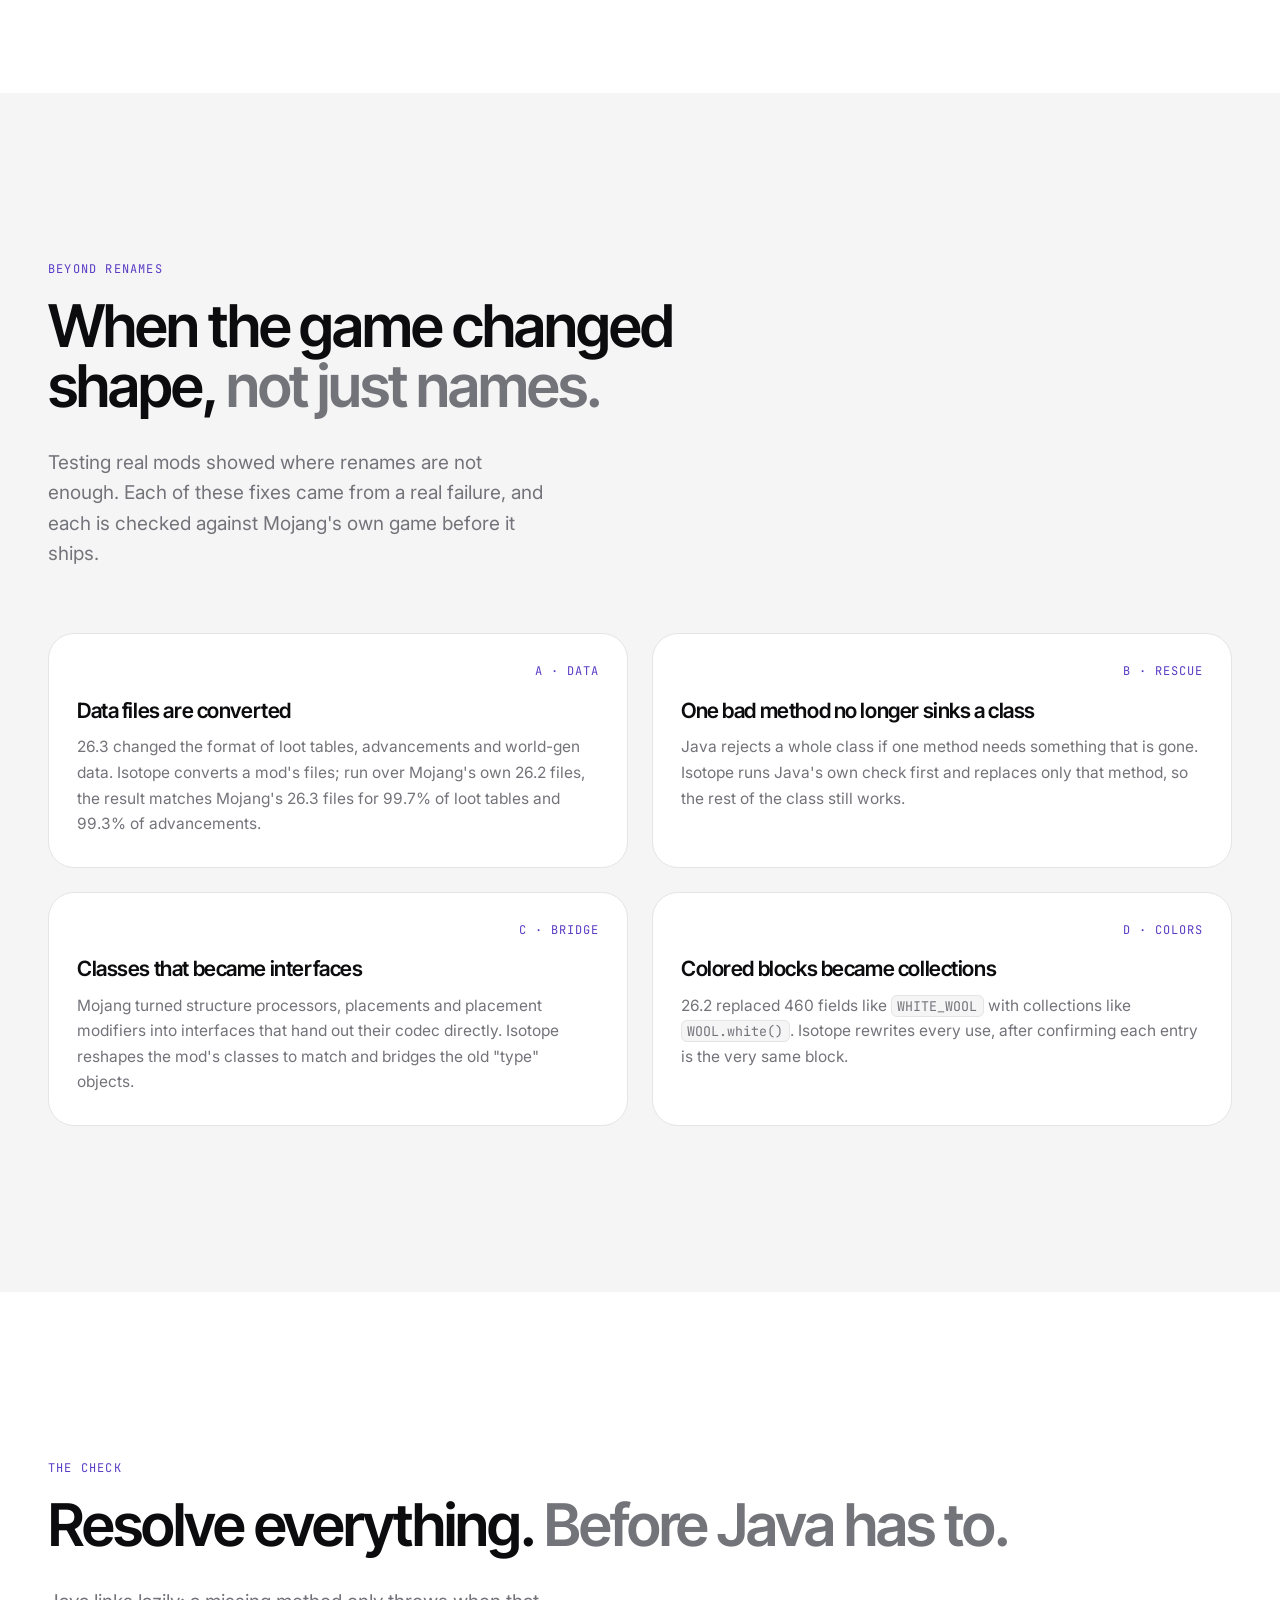
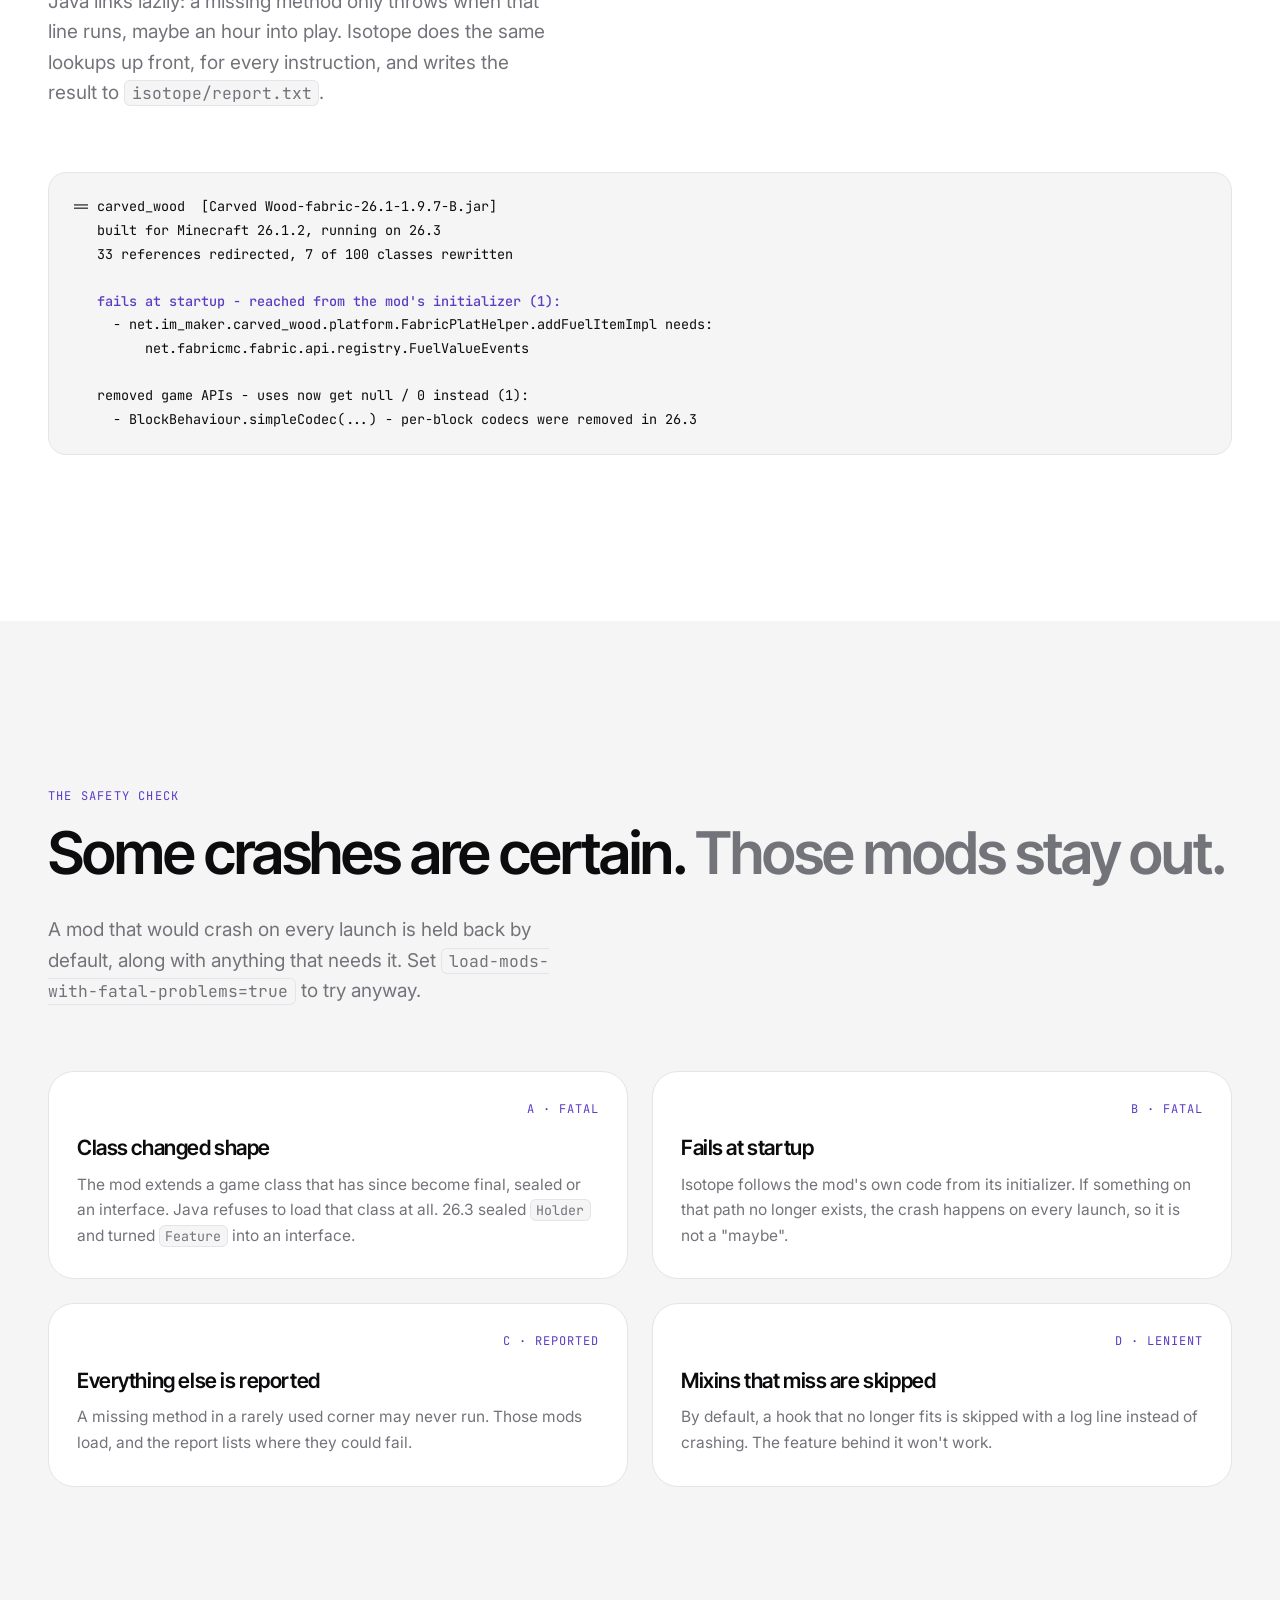
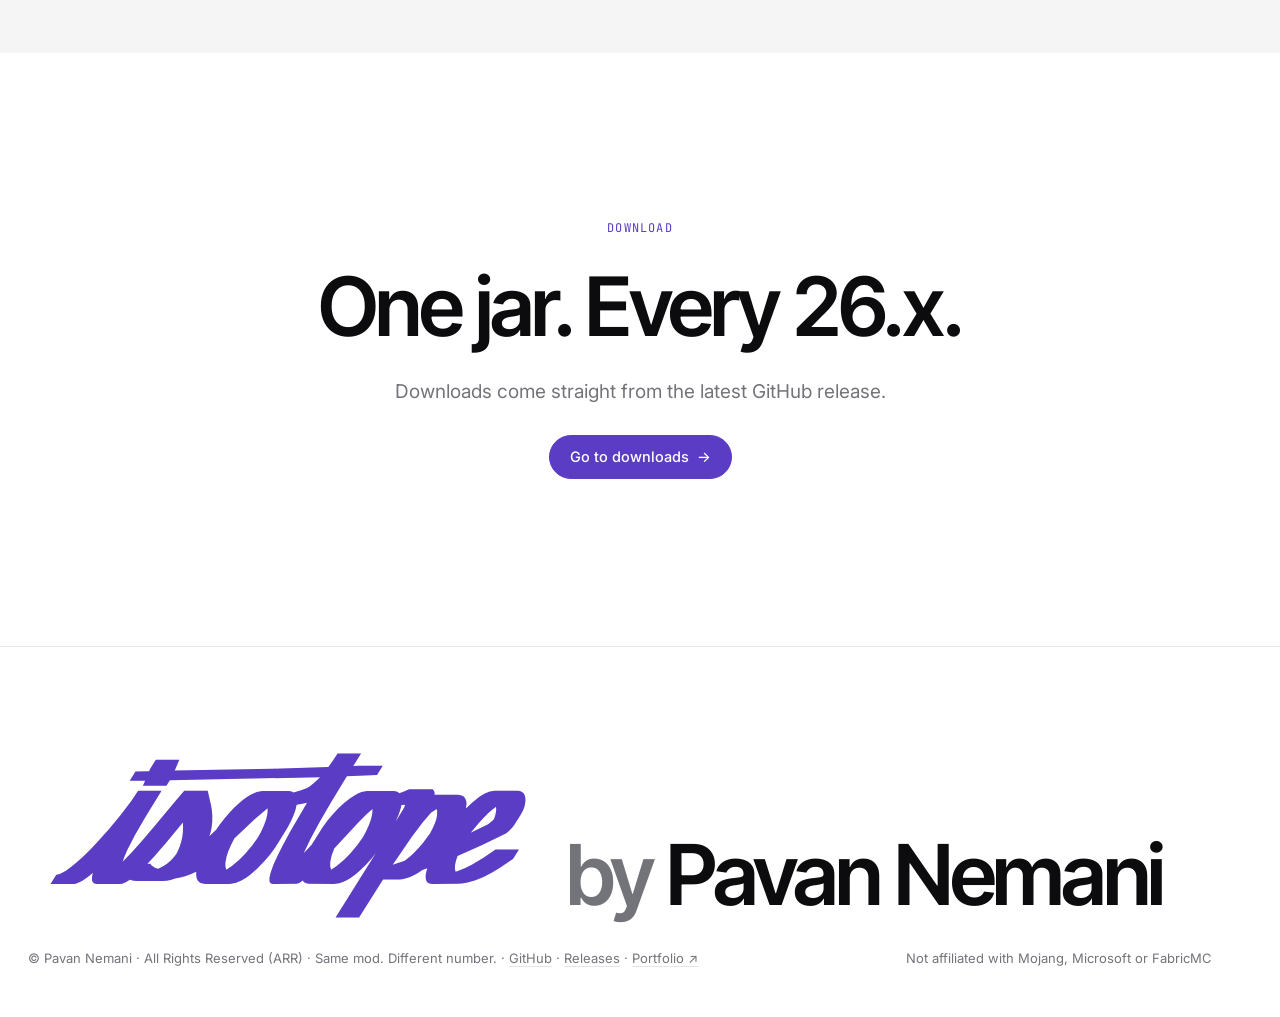
<file: how-it-works.html>
<!doctype html>
<html lang="en">
<head>
<meta charset="utf-8">
<meta name="viewport" content="width=device-width, initial-scale=1, viewport-fit=cover">
<title>How it works · Isotope</title>
<meta name="description" content="How Isotope rewrites Fabric mods between Minecraft 26.x versions, checks them, and decides what is safe to load.">
<meta name="theme-color" content="#FFFFFF" media="(prefers-color-scheme: light)">
<meta name="theme-color" content="#111111" media="(prefers-color-scheme: dark)">
<link rel="icon" href="favicon.svg" type="image/svg+xml">
<link rel="apple-touch-icon" href="apple-touch-icon.png">
<meta property="og:type" content="website">
<meta property="og:site_name" content="Isotope">
<meta property="og:title" content="How Isotope works">
<meta property="og:description" content="How Isotope rewrites Fabric mods between Minecraft 26.x versions, checks them, and decides what is safe to load.">
<meta property="og:url" content="https://ophidianp.github.io/isotope/how-it-works.html">
<meta property="og:image" content="https://ophidianp.github.io/isotope/og.png">
<meta property="og:image:width" content="1200">
<meta property="og:image:height" content="630">
<meta name="twitter:card" content="summary_large_image">
<script>try{var t=localStorage.getItem("iso-theme");if(t)document.documentElement.dataset.theme=t;if(!sessionStorage.getItem("iso-pre")&&!matchMedia("(prefers-reduced-motion: reduce)").matches){document.documentElement.classList.add("preload");sessionStorage.setItem("iso-pre","1")}}catch(e){}</script>
<link rel="preconnect" href="https://fonts.googleapis.com">
<link rel="preconnect" href="https://fonts.gstatic.com" crossorigin>
<link rel="stylesheet" href="https://fonts.googleapis.com/css2?family=Inter:wght@400;500;600&amp;family=Inter+Tight:wght@500;600;700&amp;family=JetBrains+Mono:wght@400;500&amp;display=swap">
<link rel="stylesheet" href="assets/site.css?v=8">
<script src="assets/site.js?v=1" defer></script>
</head>
<body>
<div class="pre" aria-hidden="true"><div class="pre-in">
  <span class="lgs"><svg class="ghost"><use href="#iso"/></svg><svg class="fillp"><use href="#iso"/></svg></span>
  <p>Same mod.<br>Different number.</p>
</div></div>
<svg width="0" height="0" style="position:absolute" aria-hidden="true">
  <symbol id="iso" viewBox="-0.6 -0.6 114.48 40.3"><path fill="currentColor" d="M23.74,3.70 L23.51,4.21 L20.27,4.30 L18.89,6.50 L22.56,6.50 L22.04,7.70 L27.64,7.70 L28.46,6.40 L64.28,5.64 L63.48,6.46 L62.68,7.17 L61.87,7.79 L61.20,8.22 L59.77,8.75 L57.95,9.30 L57.53,9.07 L56.88,8.92 L50.48,8.92 L49.19,9.20 L47.85,9.79 L46.94,10.33 L46.01,10.98 L45.09,11.72 L43.72,12.99 L42.83,13.92 L41.54,15.42 L40.33,17.00 L39.52,18.17 L37.88,19.74 L38.20,18.69 L38.45,17.45 L38.57,16.25 L38.58,14.82 L38.50,13.73 L38.31,12.44 L37.49,8.90 L31.89,8.90 L29.85,11.24 L24.58,17.61 L21.69,21.01 L19.24,23.73 L17.19,25.80 L17.65,24.54 L18.34,22.96 L20.18,19.40 L22.71,15.03 L26.49,8.90 L20.89,8.90 L19.22,11.38 L16.77,14.62 L13.97,18.00 L11.02,21.30 L9.33,23.05 L7.68,24.66 L6.12,26.07 L5.02,26.97 L3.68,27.94 L2.79,28.46 L2.02,28.79 L1.38,28.90 L0.00,31.10 L5.60,31.10 L6.01,31.05 L6.74,30.79 L7.60,30.33 L8.89,29.44 L10.07,28.49 L9.88,29.55 L9.90,30.21 L10.08,30.69 L10.45,31.00 L11.00,31.10 L16.60,31.10 L17.06,31.04 L17.58,30.87 L18.14,30.60 L18.93,30.10 L19.81,30.33 L20.69,30.42 L26.75,30.43 L27.69,30.35 L28.66,30.15 L29.70,29.80 L30.93,29.56 L32.10,29.25 L33.55,28.74 L34.74,28.22 L34.77,29.36 L34.94,29.95 L35.07,30.21 L35.44,30.63 L35.68,30.80 L36.27,31.02 L37.00,31.10 L42.60,31.10 L43.43,31.02 L44.30,30.80 L45.64,30.21 L46.55,29.67 L47.48,29.02 L49.32,27.45 L51.10,25.59 L52.37,24.06 L53.55,22.46 L54.61,20.83 L56.62,17.54 L57.45,15.94 L58.09,14.41 L58.41,13.45 L58.70,12.19 L59.75,12.06 L61.18,11.76 L57.11,18.74 L55.35,22.00 L54.15,24.38 L53.19,26.50 L52.53,28.30 L52.21,29.70 L52.23,30.46 L52.37,30.81 L52.48,30.94 L52.80,31.08 L53.00,31.10 L58.77,31.08 L59.42,30.81 L60.15,30.31 L60.44,30.63 L60.68,30.80 L61.27,31.02 L61.61,31.08 L67.60,31.10 L68.01,31.08 L68.86,30.93 L69.74,30.63 L70.64,30.21 L71.55,29.67 L72.94,28.66 L73.86,27.87 L75.22,26.55 L76.53,25.09 L77.57,23.79 L67.99,39.10 L73.59,39.10 L79.31,30.05 L83.20,30.05 L83.87,29.98 L84.59,29.83 L85.61,29.50 L86.41,29.15 L87.54,28.54 L88.69,27.77 L89.85,27.35 L89.52,28.66 L89.46,29.36 L89.51,29.95 L89.68,30.44 L89.82,30.63 L90.18,30.93 L90.42,31.02 L91.00,31.10 L97.04,31.09 L98.14,31.00 L99.49,30.76 L101.35,30.23 L103.28,29.43 L105.32,28.38 L107.47,27.08 L110.35,25.10 L111.73,22.90 L106.13,22.90 L103.25,24.88 L100.58,26.47 L99.06,27.23 L97.60,27.85 L96.64,28.19 L96.56,28.01 L96.45,27.47 L96.50,26.46 L96.67,25.67 L97.07,24.45 L103.08,21.76 L108.61,19.10 L109.34,18.51 L110.14,17.67 L110.68,16.94 L112.29,14.36 L112.77,13.39 L113.10,12.43 L113.28,11.34 L113.22,10.37 L113.09,9.95 L112.90,9.60 L112.65,9.30 L112.33,9.09 L111.95,8.95 L111.49,8.90 L105.89,8.90 L105.53,8.92 L104.77,9.07 L103.56,9.56 L102.29,10.33 L100.53,11.72 L99.07,13.12 L99.21,12.07 L99.20,11.62 L99.06,11.03 L98.70,10.44 L98.45,10.22 L98.00,9.99 L97.65,9.89 L97.06,9.84 L91.59,9.84 L91.62,9.47 L91.55,9.14 L91.40,8.84 L91.14,8.50 L85.54,8.50 L84.30,9.08 L83.17,9.48 L82.81,9.20 L82.53,9.07 L81.88,8.92 L75.48,8.92 L74.19,9.20 L73.30,9.56 L72.40,10.05 L71.48,10.64 L70.09,11.72 L68.72,12.99 L67.39,14.41 L66.12,15.94 L64.94,17.54 L62.28,21.75 L60.38,23.80 L62.00,20.41 L64.08,16.54 L66.88,11.70 L70.68,5.44 L77.87,5.10 L79.24,2.90 L73.64,2.90 L72.20,2.98 L74.06,0.00 L68.46,0.00 L67.37,1.67 L66.26,3.24 L52.98,3.62 L29.63,4.08 L30.72,1.50 L25.12,1.50ZM24.68,24.61 L27.57,21.28 L31.57,16.46 L31.62,17.58 L31.57,18.75 L31.42,19.95 L31.22,20.89 L30.82,22.17 L30.42,23.16 L30.05,23.92 L29.50,24.64 L28.68,25.53 L27.79,26.28 L26.86,26.91 L25.70,27.51 L25.02,27.28 L24.45,26.97 L24.07,26.66 L23.80,26.30 L23.11,26.30ZM41.71,26.08 L41.93,24.81 L42.37,23.39 L43.02,21.86 L43.83,20.29 L48.68,15.70 L51.77,13.04 L51.78,13.92 L51.66,14.75 L51.44,15.65 L50.92,17.11 L50.22,18.67 L49.50,20.00 L48.14,21.86 L46.44,23.88 L45.09,25.25 L43.25,26.82 L41.91,27.73 L41.70,26.82ZM81.62,26.51 L86.10,19.97 L88.84,16.33 L90.74,14.10 L92.08,13.21 L92.22,13.82 L92.19,14.79 L92.01,15.67 L91.66,16.69 L91.15,17.85 L90.51,19.05 L88.78,21.39 L87.84,22.49 L86.60,23.77 L85.68,24.61 L84.48,25.56ZM66.71,26.08 L66.83,25.25 L67.05,24.35 L67.66,22.68 L73.30,16.57 L75.11,14.75 L76.79,13.21 L76.78,13.92 L76.66,14.75 L76.44,15.65 L75.92,17.11 L75.22,18.67 L74.50,20.00 L73.14,21.86 L71.44,23.88 L70.09,25.25 L68.25,26.82 L66.91,27.73 L66.70,26.82ZM83.54,12.99 L83.69,12.25 L84.58,12.22 L84.39,12.74 L84.05,13.40 L82.32,16.21 L83.09,14.41ZM102.10,16.61 L103.42,15.19 L104.31,14.33 L105.19,13.54 L106.26,12.71 L106.30,13.54 L106.12,14.63 L105.77,15.64 L105.46,15.99 L104.38,16.90 L100.22,18.92Z"/></symbol>
</svg>

<header class="hdr" id="hdr">
  <div class="wrap">
    <a class="logo lgs" href="index.html" aria-label="Isotope, home"><svg class="base" aria-hidden="true"><use href="#iso"/></svg><svg class="fillp" aria-hidden="true"><use href="#iso"/></svg></a>
    <nav class="nav" aria-label="Main">
      <a href="index.html">Home</a>
      <a href="how-it-works.html" class="on" aria-current="page">How it works</a>
      <a href="compatibility.html">Compatibility</a>
    </nav>
    <div class="tools">
      <span class="kbd">26.x</span>
      <button class="ib" id="theme" type="button" aria-label="Switch light or dark mode">
        <svg class="moon" viewBox="0 0 24 24" fill="none" stroke="currentColor" stroke-width="1.7" stroke-linecap="round" stroke-linejoin="round"><path d="M20 14.5A8 8 0 1 1 9.5 4a6.5 6.5 0 0 0 10.5 10.5z"/></svg>
        <svg class="sun" viewBox="0 0 24 24" fill="none" stroke="currentColor" stroke-width="1.7" stroke-linecap="round"><circle cx="12" cy="12" r="4"/><path d="M12 2v2M12 20v2M4.9 4.9l1.4 1.4M17.7 17.7l1.4 1.4M2 12h2M20 12h2M4.9 19.1l1.4-1.4M17.7 6.3l1.4-1.4"/></svg>
      </button>
      <a class="ib gh" href="https://github.com/ophidianp/isotope" aria-label="Isotope on GitHub"><svg viewBox="0 0 24 24" fill="none" stroke="currentColor" stroke-width="1.7" stroke-linecap="round" stroke-linejoin="round"><path d="M9 19c-4 1.3-4-2-6-2.5m12 4.5v-3.5c0-1 .1-1.4-.5-2 2.8-.3 5.5-1.4 5.5-6a4.6 4.6 0 0 0-1.3-3.2 4.2 4.2 0 0 0-.1-3.2s-1.1-.3-3.5 1.3a12 12 0 0 0-6.2 0C6.5 2.8 5.4 3.1 5.4 3.1a4.2 4.2 0 0 0-.1 3.2A4.6 4.6 0 0 0 4 9.5c0 4.6 2.7 5.7 5.5 6-.6.6-.6 1.2-.5 2V21"/></svg></a>
      <a class="pill sm ac" href="downloads.html">Download</a>
      <button class="ib menu" id="menu" type="button" aria-label="Open menu" aria-expanded="false" aria-controls="mnav">
        <svg class="bars" viewBox="0 0 24 24" fill="none" stroke="currentColor" stroke-width="1.7" stroke-linecap="round"><path d="M4 8h16M4 16h16"/></svg>
        <svg class="x" viewBox="0 0 24 24" fill="none" stroke="currentColor" stroke-width="1.7" stroke-linecap="round"><path d="M6 6l12 12M18 6L6 18"/></svg>
      </button>
    </div>
  </div>
  <nav class="mnav" id="mnav" aria-label="Main, mobile">
    <a href="index.html">Home</a>
    <a href="how-it-works.html" class="on" aria-current="page">How it works</a>
    <a href="compatibility.html">Compatibility</a>
    <a href="downloads.html">Download</a>
  </nav>
</header>

<main>
  <section class="hero short">
    <div class="wrap">
      <div class="hero-grid">
        <div>
          <div class="eyebrow in">How it works</div>
          <h1 class="in d1" style="margin-top:22px">Read the game. <em>Rewrite the mod.</em></h1>
        </div>
        <div class="hero-side">
          <p class="lede in d2">Since 26.1, Minecraft ships with real names in its code. That means the difference between two releases can be read straight off the game itself, and a mod can be pointed at the new names.</p>
        </div>
      </div>
    </div>
  </section>

  <section class="blk tight" id="rules">
    <div class="wrap">
      <div class="blk-head">
        <div><div class="eyebrow rv">Measured from Mojang's jars</div><h2 class="rv d1">Most of the game stays put. <em>Some of it moves.</em></h2></div>
        <p class="lede rv d2">Isotope's table generator compares two game jars. Anything in the old one but not the new one is "missing", and it tries to prove where each missing thing went.</p>
      </div>
      <div class="cards">
        <article class="card rv"><div class="num">26.1.2 → 26.2</div><h3>Classes moved or renamed</h3><p>284 classes went missing; 188 were traced to a new home.</p><div class="stat">188<small>class rules</small></div></article>
        <article class="card rv d1"><div class="num">26.2 → 26.3</div><h3>The biggest step so far</h3><p>501 classes went missing, most of the renderer moved to a new package; 215 were traced.</p><div class="stat">215<small>class rules</small></div></article>
        <article class="card rv d2"><div class="num">Methods + fields</div><h3>Renames and re-signs</h3><p>Across both forward steps, matched by comparing the code inside each method.</p><div class="stat">319<small>member rules</small></div></article>
      </div>
      <p class="fine rv" style="margin-top:20px">The rest of the missing classes are real redesigns with no direct replacement.</p>
    </div>
  </section>

  <section class="blk alt" id="rewrite">
    <div class="wrap split">
      <div class="blk-head">
        <div><div class="eyebrow rv">The rewrite</div><h2 class="rv d1">Only confident matches <em>become rules.</em></h2></div>
        <p class="lede rv d2">A wrong rule would quietly call the wrong method, which is worse than a clear "missing" in the report. So the matcher stays strict, and anything it cannot prove is reported instead.</p>
      </div>
      <div class="rows">
        <div class="rowi rv"><div class="k">A · Moved</div><div><h3>Classes</h3><p>A moved class keeps its methods, so it is matched by its member list. 26.3 moved most of <code>com.mojang.blaze3d</code> to <code>com.mojang.renderpearl</code>.</p></div></div>
        <div class="rowi rv"><div class="k">B · Renamed</div><div><h3>Methods</h3><p>A renamed method keeps its body, so the code inside is compared. <code>PoseStack.mulPose</code> became <code>rotate</code>.</p></div></div>
        <div class="rowi rv"><div class="k">C · Renamed</div><div><h3>Fields</h3><p>Matched by how they are set up (registry names survive a rename) or by which methods use them.</p></div></div>
        <div class="rowi rv"><div class="k">D · Re-signed</div><div><h3>Signatures</h3><p>When a parameter became a parent type or a method started returning a value, the call is re-pointed and adjusted so the mod never notices.</p></div></div>
        <div class="rowi rv"><div class="k">E · Strings</div><div><h3>Mixins and access wideners</h3><p>Mixins name their targets as text, like <code>"Lnet/minecraft/...;getX()D"</code>. Those strings are rewritten too, along with access-widener lines.</p></div></div>
      </div>
    </div>
  </section>

  <section class="blk" id="hand">
    <div class="wrap split">
      <div class="blk-head">
        <div><div class="eyebrow rv">Hand-written rules</div><h2 class="rv d1">When a machine can't prove it, <em>a person checks it.</em></h2></div>
        <p class="lede rv d2">A few changes can't be matched automatically. Those get hand-written rules, each verified against both game jars and explained next to the rule. Two kinds exist so far:</p>
      </div>
      <div class="rv">
        <pre><b>PushReaction.DESTROY</b>  →  POPPED       201 of 201 blocks agree
<b>PushReaction.BLOCK</b>    →  IMMOVEABLE   11 of 11 blocks agree
<b>simpleCodec(...)</b>      →  null         codecs were removed in 26.3</pre>
        <p class="mute" style="margin-top:22px">The first kind is a rename proven by usage: 26.3 renamed <em>and reordered</em> every <code>PushReaction</code> value, so matching by position would have been wrong. The second is a <strong>stub</strong>: 26.3 removed block codecs entirely, but old mods still build one when they load, so they get <code>null</code> instead of crashing. Stubs are only used when the game no longer reads the value at all.</p>
      </div>
    </div>
  </section>

  <section class="blk alt" id="deeper">
    <div class="wrap">
      <div class="blk-head">
        <div><div class="eyebrow rv">Beyond renames</div><h2 class="rv d1">When the game changed shape, <em>not just names.</em></h2></div>
        <p class="lede rv d2">Testing real mods showed where renames are not enough. Each of these fixes came from a real failure, and each is checked against Mojang's own game before it ships.</p>
      </div>
      <div class="cards two">
        <article class="card rv"><div class="num">A · Data</div><h3>Data files are converted</h3><p>26.3 changed the format of loot tables, advancements and world-gen data. Isotope converts a mod's files; run over Mojang's own 26.2 files, the result matches Mojang's 26.3 files for 99.7% of loot tables and 99.3% of advancements.</p></article>
        <article class="card rv d1"><div class="num">B · Rescue</div><h3>One bad method no longer sinks a class</h3><p>Java rejects a whole class if one method needs something that is gone. Isotope runs Java's own check first and replaces only that method, so the rest of the class still works.</p></article>
        <article class="card rv"><div class="num">C · Bridge</div><h3>Classes that became interfaces</h3><p>Mojang turned structure processors, placements and placement modifiers into interfaces that hand out their codec directly. Isotope reshapes the mod's classes to match and bridges the old "type" objects.</p></article>
        <article class="card rv d1"><div class="num">D · Colors</div><h3>Colored blocks became collections</h3><p>26.2 replaced 460 fields like <code>WHITE_WOOL</code> with collections like <code>WOOL.white()</code>. Isotope rewrites every use, after confirming each entry is the very same block.</p></article>
      </div>
    </div>
  </section>

  <section class="blk" id="check">
    <div class="wrap">
      <div class="blk-head">
        <div><div class="eyebrow rv">The check</div><h2 class="rv d1">Resolve everything. <em>Before Java has to.</em></h2></div>
        <p class="lede rv d2">Java links lazily: a missing method only throws when that line runs, maybe an hour into play. Isotope does the same lookups up front, for every instruction, and writes the result to <code>isotope/report.txt</code>.</p>
      </div>
      <pre class="rv">== carved_wood  [Carved Wood-fabric-26.1-1.9.7-B.jar]
   built for Minecraft 26.1.2, running on 26.3
   33 references redirected, 7 of 100 classes rewritten

   <b>fails at startup - reached from the mod's initializer (1):</b>
     - net.im_maker.carved_wood.platform.FabricPlatHelper.addFuelItemImpl needs:
         net.fabricmc.fabric.api.registry.FuelValueEvents

   removed game APIs - uses now get null / 0 instead (1):
     - BlockBehaviour.simpleCodec(...) - per-block codecs were removed in 26.3</pre>
    </div>
  </section>

  <section class="blk alt" id="protect">
    <div class="wrap">
      <div class="blk-head">
        <div><div class="eyebrow rv">The safety check</div><h2 class="rv d1">Some crashes are certain. <em>Those mods stay out.</em></h2></div>
        <p class="lede rv d2">A mod that would crash on every launch is held back by default, along with anything that needs it. Set <code>load-mods-with-fatal-problems=true</code> to try anyway.</p>
      </div>
      <div class="cards two">
        <article class="card rv"><div class="num">A · Fatal</div><h3>Class changed shape</h3><p>The mod extends a game class that has since become final, sealed or an interface. Java refuses to load that class at all. 26.3 sealed <code>Holder</code> and turned <code>Feature</code> into an interface.</p></article>
        <article class="card rv d1"><div class="num">B · Fatal</div><h3>Fails at startup</h3><p>Isotope follows the mod's own code from its initializer. If something on that path no longer exists, the crash happens on every launch, so it is not a "maybe".</p></article>
        <article class="card rv"><div class="num">C · Reported</div><h3>Everything else is reported</h3><p>A missing method in a rarely used corner may never run. Those mods load, and the report lists where they could fail.</p></article>
        <article class="card rv d1"><div class="num">D · Lenient</div><h3>Mixins that miss are skipped</h3><p>By default, a hook that no longer fits is skipped with a log line instead of crashing. The feature behind it won't work.</p></article>
      </div>
    </div>
  </section>

  <section class="blk">
    <div class="wrap close">
      <div class="eyebrow rv">Download</div>
      <h2 class="rv d1">One jar. Every 26.x.</h2>
      <p class="lede rv d2">Downloads come straight from the latest GitHub release.</p>
      <div class="cta rv d3" style="justify-content:center"><a class="pill ac" href="downloads.html">Go to downloads <span class="ar">→</span></a></div>
    </div>
  </section>
</main>

<footer><div class="wrap foot-logo"><span class="lgs" role="img" aria-label="Isotope"><svg class="ghost"><use href="#iso"/></svg><svg class="fillp"><use href="#iso"/></svg></span><p class="foot-by">by <a href="https://ophidianp.github.io/">Pavan Nemani</a></p></div><div class="wrap fine"><span>&copy; Pavan Nemani · All Rights Reserved (ARR) · Same mod. Different number. · <a href="https://github.com/ophidianp/isotope">GitHub</a> · <a href="https://github.com/ophidianp/isotope/releases">Releases</a> · <a href="https://ophidianp.github.io/">Portfolio ↗</a></span><span>Not affiliated with Mojang, Microsoft or FabricMC</span></div></footer>
</body>
</html>
</file>
<file: assets/site.css>
/* Isotope website. Same design as the Mouse 33 site (ophidianp.github.io/mouse33): floating
   header that never hides, oversized hero, scroll reveals (.rv), a pinned "launch" stage,
   spec grid, cards that lift on hover, pill buttons, mono eyebrows, light + dark with a toggle.
   Isotope keeps its own violet accent. Fonts: Inter, Inter Tight (display), JetBrains Mono. */
:root{
  --bg:#FFFFFF; --bg-2:#F5F5F6; --bg-3:#ECECEF; --line:#E5E5E8; --ink:#0C0C0E; --mute:#73737A; --faint:#B4B4BA;
  --ac:#5B3CC4; --ac-ink:#4A2FA6; --ac-soft:#F1EDFC; --ac-line:#D8CEF6; --on-ac:#FFFFFF;
  --ok:#17803D; --ok-soft:#E6F5EC; --warn:#A65A00; --warn-soft:#FDF0E1;
  --hdr:rgba(255,255,255,.78); --tag:rgba(255,255,255,.92); --shadow:0 30px 60px -30px rgba(74,47,166,.28);
  --f-ui:"Inter",-apple-system,"Helvetica Neue",Helvetica,Arial,sans-serif;
  --f-disp:"Inter Tight","Inter",-apple-system,"Helvetica Neue",Arial,sans-serif;
  --f-mono:"JetBrains Mono",ui-monospace,"SF Mono",Consolas,monospace;
  --wrap:1240px; --r:20px; --ease:cubic-bezier(.2,.7,.1,1);
  color-scheme:light;
}
@media (prefers-color-scheme:dark){:root:not([data-theme="light"]){
  --bg:#111111; --bg-2:#181818; --bg-3:#202020; --line:#272727; --ink:#F2F2F3; --mute:#9A9AA0; --faint:#55555B;
  --ac:#B79CF0; --ac-ink:#CDB8F7; --ac-soft:#1F1A2E; --ac-line:#3D3266; --on-ac:#111111;
  --ok:#8FE3A8; --ok-soft:#14261A; --warn:#FFBF73; --warn-soft:#2A1F12;
  --hdr:rgba(17,17,17,.72); --tag:rgba(24,24,24,.92); --shadow:0 30px 60px -30px rgba(0,0,0,.75); color-scheme:dark}}
:root[data-theme="dark"]{
  --bg:#111111; --bg-2:#181818; --bg-3:#202020; --line:#272727; --ink:#F2F2F3; --mute:#9A9AA0; --faint:#55555B;
  --ac:#B79CF0; --ac-ink:#CDB8F7; --ac-soft:#1F1A2E; --ac-line:#3D3266; --on-ac:#111111;
  --ok:#8FE3A8; --ok-soft:#14261A; --warn:#FFBF73; --warn-soft:#2A1F12;
  --hdr:rgba(17,17,17,.72); --tag:rgba(24,24,24,.92); --shadow:0 30px 60px -30px rgba(0,0,0,.75); color-scheme:dark}
*{box-sizing:border-box}
html{scroll-behavior:smooth;scroll-padding-top:96px;-webkit-text-size-adjust:100%}
body{margin:0;background:var(--bg);color:var(--ink);font-family:var(--f-ui);font-size:16px;line-height:1.65;-webkit-font-smoothing:antialiased;overflow-x:clip;transition:background .5s var(--ease),color .5s var(--ease)}
a{color:inherit;text-decoration:none}
p a,li a,.fine a,td a{text-decoration:underline;text-decoration-color:var(--ac-line);text-underline-offset:3px;transition:color .2s,text-decoration-color .2s}
p a:hover,li a:hover,.fine a:hover{color:var(--ac);text-decoration-color:var(--ac)}
button{font:inherit;color:inherit}
img{max-width:100%;height:auto}
::selection{background:var(--ac);color:var(--on-ac)}
.wrap{max-width:var(--wrap);margin:0 auto;padding-left:max(28px,env(safe-area-inset-left,0px));padding-right:max(28px,env(safe-area-inset-right,0px))}
@media (max-width:560px){.wrap{padding-left:max(18px,env(safe-area-inset-left,0px));padding-right:max(18px,env(safe-area-inset-right,0px))}}
:focus-visible{outline:2px solid var(--ac);outline-offset:3px;border-radius:8px}
code{font-family:var(--f-mono);font-size:.86em;background:var(--bg-2);border:1px solid var(--line);border-radius:6px;padding:.08em .4em;overflow-wrap:anywhere}

/* header: transparent at the top, solid after scrolling, never hides */
body::before{content:"";position:fixed;inset:0 0 auto;height:env(safe-area-inset-top,0px);z-index:31;background:var(--hdr)}
.hdr{position:fixed;top:env(safe-area-inset-top,0px);left:0;right:0;z-index:30;height:68px;border-bottom:1px solid transparent;transition:background .35s var(--ease),border-color .35s var(--ease)}
.hdr.solid,.hdr.open{background:var(--hdr);backdrop-filter:saturate(1.5) blur(16px);-webkit-backdrop-filter:saturate(1.5) blur(16px);border-bottom-color:var(--line)}
.hdr>.wrap{height:100%;display:flex;align-items:center;gap:28px}
/* logo: the one-piece "isotope" wordmark; violet sweeps across it on hover */
.lgs{position:relative;display:block;aspect-ratio:114.48/40.3}
.lgs svg{position:absolute;inset:0;width:100%;height:100%;display:block;overflow:visible}
.lgs .fillp{color:var(--ac)}
.logo{width:auto;height:30px;flex:none}
.logo .base{color:var(--ink)}
.logo .fillp{clip-path:inset(0 100% 0 0);transition:clip-path .7s var(--ease)}
.logo:hover .fillp,.logo:focus-visible .fillp{clip-path:inset(0 0 0 0)}
@keyframes wipe{from{clip-path:inset(0 100% 0 0)}to{clip-path:inset(0 0 0 0)}}
@keyframes pre-up{from{opacity:0;transform:translateY(6px)}}
.pre{position:fixed;inset:0;z-index:100;background:var(--bg);display:none;place-items:center;transition:opacity .55s var(--ease),visibility .55s}
html.preload .pre{display:grid}
html.pre-done .pre{opacity:0;visibility:hidden}
.pre-in{display:grid;justify-items:center;gap:16px}
.pre .lgs{width:170px}
.pre .ghost{color:var(--bg-3)}
.pre .fillp{animation:wipe 1.05s .1s var(--ease) both}
.pre p{margin:0;font-size:13px;line-height:1.4;color:var(--mute);text-align:center;animation:pre-up .6s .25s var(--ease) both}
.nav{display:flex;gap:26px;margin-left:auto}
.nav a{font-size:14px;font-weight:500;color:var(--mute);padding:6px 0;position:relative;transition:color .2s}
.nav a::after{content:"";position:absolute;left:0;right:0;bottom:0;height:1.5px;background:var(--ac);transform:scaleX(0);transform-origin:left;transition:transform .35s var(--ease)}
.nav a:hover,.nav a.on{color:var(--ink)}
.nav a.on::after,.nav a:hover::after{transform:scaleX(1)}
.tools{display:flex;align-items:center;gap:4px}
.ib{width:34px;height:34px;border-radius:999px;display:grid;place-items:center;color:var(--mute);background:transparent;border:0;cursor:pointer;transition:color .2s,background .2s}
.ib:hover{color:var(--ink);background:var(--bg-2)}
.ib svg{width:17px;height:17px}
.ib .sun{display:none}
:root[data-theme="dark"] .ib .sun{display:block} :root[data-theme="dark"] .ib .moon{display:none}
@media (prefers-color-scheme:dark){:root:not([data-theme="light"]) .ib .sun{display:block}:root:not([data-theme="light"]) .ib .moon{display:none}}
.kbd{font-size:13px;font-weight:500;color:var(--mute);padding:0 8px;font-family:var(--f-mono)}
.menu{display:none}
.menu .x{display:none} .hdr.open .menu .x{display:block} .hdr.open .menu .bars{display:none}
.mnav{display:none}
@media (max-width:880px){
  .nav,.kbd{display:none}.tools{margin-left:auto}.menu{display:grid}
  .mnav{display:flex;flex-direction:column;position:absolute;top:100%;left:0;right:0;background:var(--bg);box-shadow:var(--shadow);border-bottom:1px solid var(--line);padding:8px max(18px,env(safe-area-inset-left,0px)) 18px;clip-path:inset(0 0 100% 0);visibility:hidden;transition:clip-path .45s var(--ease),visibility .45s}
  .hdr.open .mnav{clip-path:inset(0 0 0 0);visibility:visible}
  .mnav a{font-family:var(--f-disp);font-size:24px;font-weight:600;letter-spacing:-.03em;padding:10px 0;border-bottom:1px solid var(--line);color:var(--mute)}
  .mnav a:last-child{border-bottom:0}
  .mnav a.on{color:var(--ink)}
}
@media (max-width:480px){.tools .gh{display:none}}

/* pills */
.pill{height:44px;padding:0 20px;border-radius:999px;border:1px solid var(--ink);font-size:14.5px;font-weight:500;display:inline-flex;align-items:center;gap:8px;background:transparent;color:var(--ink);cursor:pointer;white-space:nowrap;text-decoration:none;transition:background .25s var(--ease),color .25s var(--ease),border-color .25s,transform .25s var(--ease)}
.pill:hover{background:var(--ink);color:var(--bg)}
.pill:active{transform:scale(.97)}
.pill.sm{height:36px;padding:0 16px;font-size:14px}
.pill.ac{background:var(--ac);border-color:var(--ac);color:var(--on-ac)}
.pill.ac:hover{background:var(--ac-ink);border-color:var(--ac-ink)}
.pill .ar{transition:transform .3s var(--ease)} .pill:hover .ar{transform:translateX(3px)}
.pill .ar.dn{display:inline-block} .pill:hover .ar.dn{transform:translateY(2px)}
.tools .pill{margin-left:8px}

/* type */
.eyebrow{font-family:var(--f-mono);font-size:12px;letter-spacing:.1em;text-transform:uppercase;color:var(--ac);line-height:1.5}
h1,h2,h3{font-family:var(--f-disp);font-weight:600;letter-spacing:-.035em;text-wrap:balance;margin:0}
h1{font-size:clamp(46px,8vw,120px);line-height:.94;font-weight:700}
h2{font-size:clamp(34px,4.6vw,64px);line-height:1.02}
h2 em{font-style:normal;color:var(--mute)}
h3{font-size:21px;line-height:1.25;letter-spacing:-.02em}
h1 em{font-style:normal;color:var(--ac)}
.lede{font-size:19px;line-height:1.6;color:var(--mute);max-width:46ch;margin:0}
.mute{color:var(--mute)}
.fine{font-size:13px;color:var(--mute);margin:0}
p{margin:0}

/* reveal: visible at rest, scroll-driven polish where supported */
.rv{transform:none;opacity:1}
@supports (animation-timeline:view()){
  @media (prefers-reduced-motion:no-preference){
    .rv{animation:rise linear both;animation-timeline:view();animation-range:entry 0% entry 55%}
    .rv.d1{animation-range:entry 6% entry 62%} .rv.d2{animation-range:entry 12% entry 70%} .rv.d3{animation-range:entry 18% entry 76%}
    .zoom{animation:zoomin linear both;animation-timeline:view();animation-range:entry 0% cover 45%}
  }
}
@keyframes rise{from{opacity:.35;transform:translateY(48px)}to{opacity:1;transform:none}}
@keyframes zoomin{from{transform:scale(.92);border-radius:44px}to{transform:scale(1);border-radius:var(--r)}}
@keyframes intro{from{opacity:0;transform:translateY(28px)}to{opacity:1;transform:none}}
@media (prefers-reduced-motion:no-preference){
  .in{animation:intro 1s var(--ease) both}.in.d1{animation-delay:.08s}.in.d2{animation-delay:.18s}.in.d3{animation-delay:.3s}
  html.preload .in{animation-delay:1.4s}html.preload .in.d1{animation-delay:1.48s}html.preload .in.d2{animation-delay:1.58s}html.preload .in.d3{animation-delay:1.7s}
}

/* hero */
.hero{padding-block:168px 0}
.hero.short{padding-bottom:clamp(40px,6vw,72px)}
.hero-grid{display:grid;grid-template-columns:minmax(0,1.35fr) minmax(0,1fr);gap:64px;align-items:end}
.hero-grid>*{min-width:0}
.hero-side{display:flex;flex-direction:column;gap:28px;align-items:flex-start}
@media (max-width:900px){.hero-grid{grid-template-columns:1fr;gap:32px}.hero{padding-top:136px}}
.cta{display:flex;gap:12px;flex-wrap:wrap}
.ticks{display:grid;grid-template-columns:repeat(4,minmax(0,1fr));gap:24px;margin-top:56px}
.ticks div{border-top:1px solid var(--line);padding-top:20px;min-width:0}
.ticks .k{display:block;font-size:13px;color:var(--mute)}
.ticks b{display:block;font-family:var(--f-disp);font-weight:600;font-size:clamp(26px,3vw,38px);letter-spacing:-.03em;font-variant-numeric:tabular-nums;line-height:1.2;margin:4px 0 2px}
.ticks span{font-size:13px;color:var(--mute)}
@media (max-width:720px){.ticks{grid-template-columns:repeat(2,minmax(0,1fr));gap:20px}}

/* stage: the hero "rewrite" panel */
.ph{position:relative;border-radius:var(--r);overflow:hidden;max-width:100%;
  background:repeating-linear-gradient(135deg,transparent 0 13px,color-mix(in srgb,var(--ac) 7%,transparent) 13px 14px),var(--bg-2);transition:background .5s var(--ease)}
.stage{margin-top:96px;min-height:300px;box-shadow:var(--shadow);display:grid;grid-template-columns:minmax(0,1fr) minmax(0,1.5fr) minmax(0,1fr);align-items:center;gap:clamp(16px,3vw,40px);padding:clamp(28px,5vw,64px)}
.stage .hint{position:absolute;top:18px;right:18px;z-index:2;font-size:12px;color:var(--mute);display:flex;gap:8px;align-items:center}
.stage .hint i{width:6px;height:6px;border-radius:50%;background:var(--ac);animation:pulse 2s infinite}
@keyframes pulse{50%{opacity:.25}}
.jar{background:var(--bg);border:1px solid var(--line);border-radius:18px;padding:22px 20px;display:flex;flex-direction:column;gap:4px}
.jar small{font-family:var(--f-mono);font-size:11px;letter-spacing:.08em;text-transform:uppercase;color:var(--mute)}
.jar b{font-family:var(--f-disp);font-size:clamp(30px,4vw,52px);font-weight:600;letter-spacing:-.04em;line-height:1.05;font-variant-numeric:tabular-nums}
.jar.to{border-color:var(--ac-line);background:var(--ac-soft)}
.jar.to b{color:var(--ac)}
.lines{display:flex;flex-direction:column;gap:10px;font-family:var(--f-mono);font-size:clamp(11px,1.1vw,13.5px);min-width:0}
.lines div{background:var(--tag);border:1px solid var(--line);border-radius:12px;padding:10px 14px;display:flex;flex-wrap:wrap;gap:4px 10px;align-items:baseline;overflow-wrap:anywhere}
.lines s{color:var(--mute);text-decoration-color:var(--faint)}
.lines b{color:var(--ac);font-weight:500}
@media (prefers-reduced-motion:no-preference){
  .lines div{animation:pre-up .8s var(--ease) both}
  .lines div:nth-child(2){animation-delay:.12s}.lines div:nth-child(3){animation-delay:.24s}
}
@media (max-width:820px){.stage{grid-template-columns:1fr 1fr;margin-top:64px}.stage .lines{grid-column:1/-1;order:3}.stage .hint{position:static;grid-column:1/-1;order:-1}}

/* marquee */
.marq{margin-top:140px;border-block:1px solid var(--line);overflow:hidden;padding-block:22px}
.marq .track{display:flex;gap:56px;width:max-content;animation:slide 40s linear infinite}
.marq span{font-family:var(--f-disp);font-size:clamp(22px,2.6vw,34px);font-weight:500;letter-spacing:-.02em;white-space:nowrap;color:var(--faint);display:flex;align-items:center;gap:56px}
.marq span::after{content:"";width:8px;height:8px;border-radius:50%;background:var(--ac)}
@keyframes slide{to{transform:translateX(-50%)}}
@media (prefers-reduced-motion:reduce){.marq .track{animation:none}}

section.blk{padding-block:clamp(110px,13vw,190px)}
section.blk.tight{padding-top:clamp(40px,6vw,80px)}
section.blk.alt{background:var(--bg-2)}
.blk-head{display:flex;justify-content:space-between;align-items:flex-end;gap:32px;margin-bottom:64px;flex-wrap:wrap}
.blk-head>div{min-width:0;display:flex;flex-direction:column;gap:18px;max-width:100%}
.blk-head .lede{max-width:42ch}

/* pinned launch stage (home) */
.tear{height:400vh;position:relative}
.tear .pin{position:sticky;top:calc(env(safe-area-inset-top,0px) + 68px);height:calc(100vh - 68px - env(safe-area-inset-top,0px));min-height:600px;display:flex;align-items:center}
.tear .grid{display:grid;grid-template-columns:minmax(0,5fr) minmax(0,6fr);gap:72px;align-items:center;width:100%}
.tear .grid>*{min-width:0}
.tear h2{font-size:clamp(30px,3.6vw,52px)}
.tear .sub{margin-top:14px;color:var(--mute);max-width:44ch;font-size:15.5px}
.steps{list-style:none;padding:0;margin:24px 0 0;display:flex;flex-direction:column}
.steps li{padding:13px 0;border-top:1px solid var(--line);cursor:pointer;transition:opacity .4s var(--ease)}
.steps li:last-child{border-bottom:1px solid var(--line)}
.steps li .t{display:flex;justify-content:space-between;gap:16px;font-family:var(--f-disp);font-size:19px;font-weight:500;letter-spacing:-.02em;line-height:1.3}
.steps li .t small{font-family:var(--f-mono);font-size:12px;color:var(--mute);font-weight:400;letter-spacing:0;white-space:nowrap}
.steps li p{margin:0;max-height:0;overflow:hidden;color:var(--mute);font-size:15px;transition:max-height .6s var(--ease),margin .6s var(--ease)}
.steps li:not(.on){opacity:.42}
.steps li.on p{max-height:140px;margin-top:8px}
.steps li.on .t small{color:var(--ac)}
.bar{height:2px;background:var(--line);border-radius:2px;margin-top:24px;overflow:hidden}
.bar i{display:block;height:100%;width:0;background:var(--ac);transition:width .15s linear}
.tstage{aspect-ratio:1;box-shadow:var(--shadow);max-height:calc(100vh - 140px);margin-inline:auto;width:100%}
.tstage .layer{position:absolute;inset:0;display:flex;flex-direction:column;justify-content:center;gap:14px;padding:9%;opacity:0;transform:scale(1.04);transition:opacity .5s var(--ease),transform .7s var(--ease)}
.tstage .layer.on{opacity:1;transform:none}
.tstage .big{font-family:var(--f-disp);font-weight:700;font-size:clamp(40px,6vw,92px);letter-spacing:-.05em;line-height:.95}
.tstage .big b{color:var(--ac);font-weight:700}
.tstage .term{font-family:var(--f-mono);font-size:clamp(11px,1.05vw,13.5px);line-height:1.7;background:var(--tag);border:1px solid var(--line);border-radius:14px;padding:16px 18px;white-space:pre-wrap;overflow-wrap:anywhere}
.tstage .term b{color:var(--ac);font-weight:500}
.tstage .term .ok{color:var(--ok)} .tstage .term .warn{color:var(--warn)}
.tstage .lbl{position:absolute;top:5%;left:5%;z-index:2;font-size:12px;font-family:var(--f-mono);color:var(--ac-ink);background:var(--tag);border:1px solid var(--ac-line);border-radius:999px;padding:4px 10px}
.tstage .layer .chips{display:flex;gap:8px;flex-wrap:wrap;align-items:center;font-family:var(--f-mono);font-size:13px}
.tstage .layer .chips span{border:1px solid var(--line);background:var(--tag);border-radius:999px;padding:5px 12px}
.tstage .layer .chips span.on{border-color:var(--ac-line);color:var(--ac-ink);background:var(--ac-soft)}
@media (max-width:900px){
  .tear{height:auto}.tear .pin{position:static;height:auto;min-height:0;padding-block:110px}
  .tear .grid{grid-template-columns:1fr;gap:40px}.steps li{opacity:1!important;cursor:default}.steps li p{max-height:none;margin-top:8px}
  .tstage{display:none}
}

/* cards */
.cards{display:grid;grid-template-columns:repeat(3,minmax(0,1fr));gap:24px}
.cards.two{grid-template-columns:repeat(2,minmax(0,1fr))}
@media (max-width:960px){.cards{grid-template-columns:1fr!important}}
.card{border:1px solid var(--line);border-radius:26px;padding:28px 28px 30px;display:flex;flex-direction:column;gap:10px;background:var(--bg);min-width:0;transition:border-color .35s var(--ease),transform .45s var(--ease),box-shadow .45s var(--ease)}
.card:hover{border-color:var(--ac-line);transform:translateY(-6px);box-shadow:var(--shadow)}
.card .num{font-family:var(--f-mono);font-size:12px;letter-spacing:.08em;text-transform:uppercase;color:var(--ac);margin-bottom:6px}
.card p{color:var(--mute);font-size:15.5px}
.card .stat{margin-top:auto;padding-top:22px;font-family:var(--f-disp);font-weight:600;font-size:clamp(44px,5vw,64px);letter-spacing:-.04em;line-height:1;color:var(--ink);font-variant-numeric:tabular-nums}
.card .stat small{font-family:var(--f-mono);font-size:12px;font-weight:400;letter-spacing:.04em;color:var(--mute);margin-left:6px}
.card pre{margin:10px 0 0}
.card.wide{grid-column:span 2}
@media (max-width:960px){.card.wide{grid-column:auto}}
.more{font-size:14px;font-weight:500;color:var(--ac);display:inline-flex;gap:6px;align-items:center;margin-top:auto;padding-top:14px;text-decoration:none}
.more .ar{transition:transform .3s var(--ease)} .card:hover .more .ar,.more:hover .ar{transform:translateX(4px)}
.blk.alt .card{background:var(--bg)}

/* ruled rows: a label column and a text column */
.rows{border-top:1px solid var(--line)}
.rowi{display:grid;grid-template-columns:minmax(0,220px) minmax(0,1fr);gap:24px 48px;padding:28px 0;border-bottom:1px solid var(--line)}
.rowi .k{font-family:var(--f-mono);font-size:12px;letter-spacing:.08em;text-transform:uppercase;color:var(--ac);padding-top:4px}
.rowi h3{margin-bottom:6px}
.rowi p{color:var(--mute);max-width:64ch}
@media (max-width:720px){.rowi{grid-template-columns:1fr;gap:8px;padding:22px 0}}

/* numbered getting-started steps */
.how{list-style:none;padding:0;margin:0;display:grid;grid-template-columns:repeat(3,minmax(0,1fr));gap:24px;counter-reset:how}
.how li{counter-increment:how;border-top:2px solid var(--ink);padding-top:22px;min-width:0}
.how li::before{content:counter(how,decimal-leading-zero);display:block;font-family:var(--f-mono);font-size:12px;color:var(--ac);margin-bottom:18px}
.how h3{margin-bottom:8px}
.how p{color:var(--mute);font-size:15.5px}
@media (max-width:820px){.how{grid-template-columns:1fr;gap:36px}}

/* code + report blocks */
pre{font-family:var(--f-mono);font-size:13.5px;line-height:1.75;margin:0;padding:22px 24px;background:var(--bg-2);border:1px solid var(--line);border-radius:18px;overflow-x:auto;color:var(--ink);tab-size:2}
pre b{color:var(--ac);font-weight:500}
.card pre{font-size:11px;padding:14px 16px;border-radius:14px}
.note{font-size:14.5px;color:var(--mute);background:var(--bg-2);border-radius:14px;padding:14px 16px;border-left:2px solid var(--ac)}
.note strong{color:var(--ink)}

/* spec grid */
.specgrid{display:grid;grid-template-columns:repeat(3,minmax(0,1fr));gap:0;border-top:1px solid var(--line);margin:0}
.specgrid div{padding:28px 24px 28px 0;border-bottom:1px solid var(--line);min-width:0}
.specgrid dt{font-size:13px;color:var(--mute)} .specgrid dd{margin:6px 0 0;font-family:var(--f-mono);font-size:15px}
.specgrid dd.on{color:var(--ac)}
@media (max-width:720px){.specgrid{grid-template-columns:repeat(2,minmax(0,1fr))}}

/* split: heading on the left, content on the right */
.split{display:grid;grid-template-columns:minmax(0,5fr) minmax(0,7fr);gap:72px;align-items:start}
.split>*{min-width:0}
.split .blk-head{margin-bottom:0;position:sticky;top:120px}
@media (max-width:900px){.split{grid-template-columns:1fr;gap:40px}.split .blk-head{position:static}}

/* FAQ */
.faq{border-top:1px solid var(--line)}
.faq details{border-bottom:1px solid var(--line)}
.faq summary{list-style:none;cursor:pointer;display:flex;justify-content:space-between;align-items:center;gap:20px;padding:22px 0;font-family:var(--f-disp);font-size:21px;font-weight:500;letter-spacing:-.02em;transition:color .2s}
.faq summary::-webkit-details-marker{display:none}
.faq summary:hover{color:var(--ac)}
.faq summary::after{content:"";flex:none;width:30px;height:30px;border-radius:50%;border:1px solid var(--line);background:linear-gradient(currentColor,currentColor) center/11px 1.5px no-repeat,linear-gradient(currentColor,currentColor) center/1.5px 11px no-repeat;transition:transform .4s var(--ease),border-color .3s}
.faq details[open]:not(.closing) summary::after{transform:rotate(45deg);border-color:var(--ac-line)}
.faq details>p{overflow:hidden;color:var(--mute);padding-bottom:24px;max-width:66ch}

/* compatibility table */
.table-card{border:1px solid var(--line);border-radius:22px;overflow-x:auto;background:var(--bg)}
table{width:100%;border-collapse:collapse;font-size:14px;min-width:760px}
th,td{padding:13px 16px;text-align:left;border-bottom:1px solid var(--line);vertical-align:top}
th{font-family:var(--f-mono);font-size:11px;letter-spacing:.08em;text-transform:uppercase;color:var(--mute);font-weight:500;background:var(--bg-2);position:sticky;top:0}
tbody tr:last-child td{border-bottom:0}
tbody tr{transition:background .2s}
tbody tr:hover{background:var(--bg-2)}
td:first-child{font-weight:500}
.num{text-align:right;font-family:var(--f-mono);font-size:13px;font-variant-numeric:tabular-nums;white-space:nowrap}
th.num{text-align:right}
.chip{display:inline-block;white-space:nowrap;font-size:12px;font-weight:500;border-radius:999px;padding:3px 10px;line-height:1.5}
.chip.ok{background:var(--ok-soft);color:var(--ok)}
.chip.warn{background:var(--warn-soft);color:var(--warn)}
.chip.ac{background:var(--ac-soft);color:var(--ac-ink)}

/* download card */
.dl-card{border:1px solid var(--line);border-radius:28px;padding:clamp(24px,4vw,44px);background:var(--bg);box-shadow:var(--shadow);display:flex;flex-direction:column;gap:10px}
.dl-card .head{font-family:var(--f-disp);font-size:clamp(28px,3.4vw,44px);font-weight:600;letter-spacing:-.035em;line-height:1.1}
#release-result{margin-top:18px;padding-top:24px;border-top:1px solid var(--line);display:flex;flex-direction:column;gap:10px}
#release-result[hidden]{display:none}
#download-button:not([href]){opacity:.5;pointer-events:none}

/* closing */
.close{text-align:center;display:flex;flex-direction:column;align-items:center;gap:28px}
.close h2{font-size:clamp(40px,6.4vw,96px);max-width:14ch}
.close .lede{text-align:center}

/* footer */
footer{border-top:1px solid var(--line);padding-block:32px 48px;font-size:13px;color:var(--mute)}
footer .wrap{display:flex;justify-content:space-between;gap:16px;flex-wrap:wrap}
.foot-logo{padding-block:72px 28px;align-items:flex-end!important;justify-content:flex-start!important;gap:10px 3cqw!important;container-type:inline-size}
/* byline beside the logo at about half its height (wordmark is 2.84:1, so the logo is narrower than M33's) */
.foot-logo .lgs{width:min(480px,41cqw)}
.foot-logo .ghost{color:var(--bg-3)}
@supports (animation-timeline:view()){@media (prefers-reduced-motion:no-preference){
  .foot-logo .fillp{animation:wipe linear both;animation-timeline:view();animation-range:entry 10% entry 100%}
}}
.foot-by{margin:0 0 .04em;white-space:nowrap;line-height:1;font-family:var(--f-disp);font-size:min(84px,7.2cqw);font-weight:600;letter-spacing:-.04em;color:var(--mute)}
@container (max-width:640px){.foot-logo .lgs{width:78cqw}.foot-by{font-size:10cqw}}
.foot-by a{color:var(--ink);text-decoration:none;background:linear-gradient(var(--ac),var(--ac)) 0 100%/0 1.5px no-repeat;transition:background-size .4s var(--ease),color .3s}
.foot-by a:hover{color:var(--ac);background-size:100% 1.5px}
footer .fine a{color:inherit;text-underline-offset:3px;text-decoration:underline;text-decoration-color:var(--line)}
footer .fine a:hover{color:var(--ac);text-decoration-color:var(--ac)}

/* view transitions between pages and themes */
@view-transition{navigation:auto}
::view-transition-old(root),::view-transition-new(root){animation-duration:.45s;animation-timing-function:cubic-bezier(.2,.7,.1,1)}
@media (prefers-reduced-motion:reduce){html{scroll-behavior:auto}*,*::before,*::after{transition:none!important;animation:none!important}}
</file>
